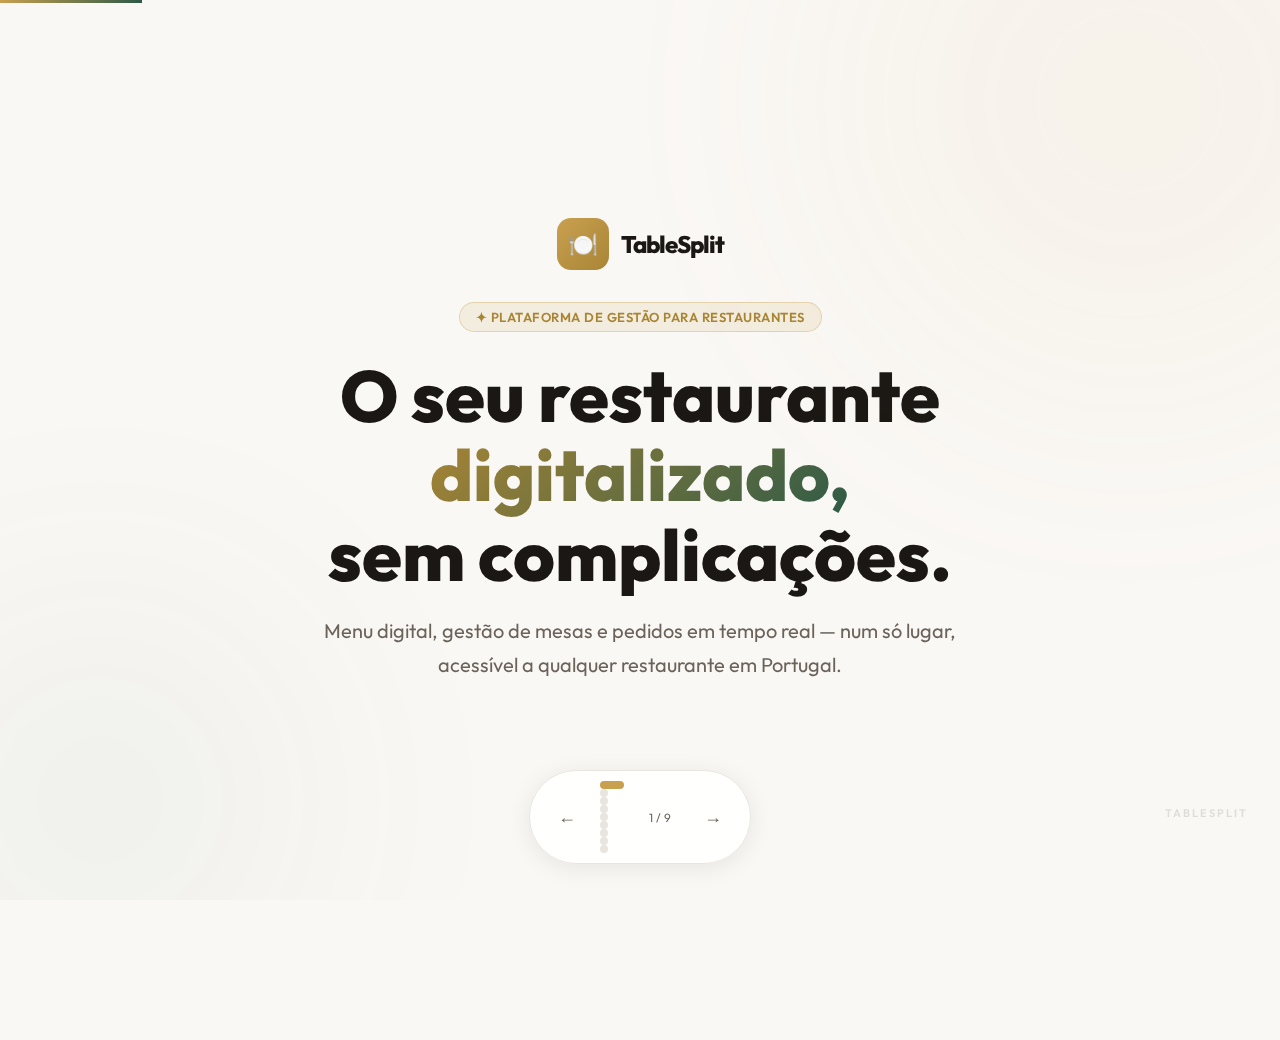
<file: pitch/index.html>
<!DOCTYPE html>
<html lang="pt">
<head>
<meta charset="UTF-8"/>
<meta name="viewport" content="width=device-width, initial-scale=1.0"/>
<title>TableSplit — Apresentação de Vendas</title>
<link href="https://fonts.googleapis.com/css2?family=Inter:wght@400;500;600;700;800&family=Outfit:wght@700;800;900&display=swap" rel="stylesheet"/>
<style>
*{margin:0;padding:0;box-sizing:border-box}
:root{
  --bg:#faf8f5;--surface:#ffffff;--card:#ffffff;
  --gold:#c9a050;--gold2:#a88535;--teal:#2d5a47;
  --red:#c0392b;--text:#1a1714;--muted:#6b635a;--border:#e8e4de;
  --muted-bg:#f3efe9;--primary-light:rgba(201,160,80,0.13);--success-light:rgba(45,90,71,0.11);
}
html,body{width:100%;height:100%;overflow:hidden;font-family:'Outfit',sans-serif;background:var(--bg);color:var(--text)}
.deck{width:100%;height:100%;position:relative}
.slide{position:absolute;inset:0;display:flex;flex-direction:column;justify-content:center;align-items:center;padding:60px 80px;opacity:0;pointer-events:none;transform:translateY(40px);transition:opacity .55s cubic-bezier(.4,0,.2,1),transform .55s cubic-bezier(.4,0,.2,1)}
.slide.active{opacity:1;pointer-events:all;transform:translateY(0)}
.slide.exit{opacity:0;transform:translateY(-40px)}

/* NAV */
.nav{position:fixed;bottom:36px;left:50%;transform:translateX(-50%);display:flex;align-items:center;gap:16px;z-index:100;background:rgba(255,255,255,.9);backdrop-filter:blur(12px);border:1px solid var(--border);border-radius:50px;padding:10px 20px;box-shadow:0 4px 24px rgba(0,0,0,.08)}
.dot{width:8px;height:8px;border-radius:50%;background:var(--border);cursor:pointer;transition:all .3s}
.dot.active{background:var(--gold);width:24px;border-radius:4px}
.nav-btn{background:none;border:none;color:var(--muted);cursor:pointer;font-size:18px;padding:4px 8px;transition:color .2s}
.nav-btn:hover{color:var(--gold)}
.slide-counter{font-size:12px;color:var(--muted);min-width:40px;text-align:center}

/* PROGRESS */
.progress{position:fixed;top:0;left:0;height:3px;background:linear-gradient(90deg,var(--gold),var(--teal));transition:width .4s ease;z-index:200}

/* BG DECORATIONS */
.glow{position:absolute;border-radius:50%;filter:blur(140px);pointer-events:none;opacity:.06}
.glow-gold{background:var(--gold)}
.glow-teal{background:var(--teal)}

/* TYPOGRAPHY */
.tag{display:inline-flex;align-items:center;gap:8px;background:var(--primary-light);border:1px solid rgba(201,160,80,.35);color:var(--gold2);padding:6px 16px;border-radius:50px;font-size:13px;font-weight:600;letter-spacing:.5px;text-transform:uppercase;margin-bottom:24px}
h1{font-size:clamp(40px,6vw,72px);font-weight:800;line-height:1.1;text-align:center}
h2{font-size:clamp(28px,4vw,48px);font-weight:700;line-height:1.2}
.gradient{background:linear-gradient(135deg,var(--gold2),var(--teal));-webkit-background-clip:text;-webkit-text-fill-color:transparent;background-clip:text}
.sub{font-size:clamp(15px,2vw,20px);color:var(--muted);line-height:1.7;max-width:680px;text-align:center;margin-top:20px}
.lead{font-size:18px;color:var(--muted);line-height:1.7}

/* CARDS */
.card{background:var(--card);border:1px solid var(--border);border-radius:20px;padding:28px 32px}
.card-grid{display:grid;gap:20px;width:100%;max-width:1100px}
.card-grid-2{grid-template-columns:1fr 1fr}
.card-grid-3{grid-template-columns:1fr 1fr 1fr}
.icon{font-size:32px;margin-bottom:12px;display:block}
.card h3{font-size:18px;font-weight:700;margin-bottom:8px}
.card p{font-size:14px;color:var(--muted);line-height:1.6}

/* PROBLEM NUMBERS */
.stat{text-align:center}
.stat .num{font-size:clamp(36px,5vw,64px);font-weight:800;background:linear-gradient(135deg,var(--gold2),var(--gold));-webkit-background-clip:text;-webkit-text-fill-color:transparent;background-clip:text}
.stat .label{font-size:14px;color:var(--muted);margin-top:6px}

/* PLAN CARDS */
.plan-card{background:var(--card);border:1px solid var(--border);border-radius:24px;padding:32px;position:relative;transition:transform .3s,border-color .3s}
.plan-card:hover{transform:translateY(-4px)}
.plan-card.featured{border-color:var(--gold);background:linear-gradient(180deg,rgba(201,160,80,.07) 0%,var(--muted-bg) 100%)}
.plan-card.featured::before{content:'MAIS POPULAR';position:absolute;top:-14px;left:50%;transform:translateX(-50%);background:linear-gradient(135deg,var(--gold),var(--gold2));color:#000;font-size:11px;font-weight:800;padding:5px 16px;border-radius:50px;letter-spacing:1px}
.plan-name{font-size:13px;font-weight:700;letter-spacing:2px;text-transform:uppercase;color:var(--gold);margin-bottom:8px}
.plan-price{font-size:clamp(28px,3.5vw,44px);font-weight:800;line-height:1}
.plan-price span{font-size:15px;font-weight:400;color:var(--muted)}
.plan-desc{font-size:13px;color:var(--muted);margin:10px 0 20px;line-height:1.5}
.plan-feature{display:flex;align-items:flex-start;gap:10px;font-size:13px;color:var(--muted);margin-bottom:10px}
.plan-feature .check{color:var(--teal);flex-shrink:0;margin-top:1px}
.plan-feature .x{color:#b0a99f;flex-shrink:0}
.plan-cta{display:block;width:100%;margin-top:24px;padding:12px;border-radius:12px;font-size:14px;font-weight:700;text-align:center;border:none;cursor:pointer;transition:opacity .2s}
.plan-cta.main{background:linear-gradient(135deg,var(--gold),var(--gold2));color:#000}
.plan-cta.outline{background:transparent;border:1px solid var(--border);color:var(--text)}
.plan-cta:hover{opacity:.85}

/* COMPARISON TABLE */
.comp-table{width:100%;border-collapse:collapse;max-width:900px}
.comp-table th,.comp-table td{padding:14px 20px;text-align:left;border-bottom:1px solid var(--border);font-size:14px}
.comp-table th{color:var(--muted);font-weight:600;font-size:12px;text-transform:uppercase;letter-spacing:.5px}
.comp-table td:first-child{color:var(--text);font-weight:500}
.comp-table tr:last-child td{border:none}
.comp-table .yes{color:var(--teal)}
.comp-table .no{color:#b0a99f}
.comp-table .val{font-weight:600;color:var(--gold)}
.comp-table tr:hover td{background:var(--muted-bg)}
.comp-table thead tr th:not(:first-child){text-align:center}
.comp-table td:not(:first-child){text-align:center}

/* HERO LOGO */
.logo-mark{display:flex;align-items:center;gap:12px;margin-bottom:32px}
.logo-icon{width:52px;height:52px;background:linear-gradient(135deg,var(--gold),var(--gold2));border-radius:14px;display:flex;align-items:center;justify-content:center;font-size:24px}
.logo-text{font-size:24px;font-weight:800;letter-spacing:-1px}

/* LIST */
.check-list{list-style:none;display:flex;flex-direction:column;gap:14px;max-width:560px}
.check-list li{display:flex;align-items:flex-start;gap:12px;font-size:16px;color:var(--muted);line-height:1.5}
.check-list li::before{content:'✦';color:var(--gold);flex-shrink:0;margin-top:2px}

/* PAIN ITEMS */
.pain-item{display:flex;align-items:flex-start;gap:16px;background:#fff7f6;border:1px solid rgba(192,57,43,.15);border-radius:16px;padding:20px 24px}
.pain-item .icon{font-size:24px;margin:0;flex-shrink:0}
.pain-item strong{display:block;font-size:15px;font-weight:600;margin-bottom:4px}
.pain-item p{font-size:13px;color:var(--muted);margin:0}

/* PROCESS */
.step{display:flex;align-items:flex-start;gap:20px}
.step-num{width:44px;height:44px;border-radius:12px;background:linear-gradient(135deg,var(--gold),var(--gold2));display:flex;align-items:center;justify-content:center;font-weight:800;font-size:16px;color:#000;flex-shrink:0}
.step-body strong{display:block;font-size:16px;font-weight:700;margin-bottom:4px}
.step-body p{font-size:14px;color:var(--muted);line-height:1.5}

/* CTA FINAL */
.cta-box{background:linear-gradient(180deg,var(--primary-light),rgba(45,90,71,.05));border:1px solid rgba(201,160,80,.3);border-radius:28px;padding:56px;text-align:center;max-width:720px;width:100%;box-shadow:0 8px 40px rgba(0,0,0,.06)}
.cta-btn{display:inline-flex;align-items:center;gap:10px;background:linear-gradient(135deg,var(--gold),var(--gold2));color:#000;font-size:16px;font-weight:800;padding:16px 36px;border-radius:14px;border:none;cursor:pointer;margin-top:28px;transition:opacity .2s,transform .2s}
.cta-btn:hover{opacity:.9;transform:scale(1.02)}
.contact-row{display:flex;gap:32px;justify-content:center;margin-top:28px;flex-wrap:wrap}
.contact-item{font-size:14px;color:var(--muted)}
.contact-item strong{color:var(--text);display:block;margin-bottom:4px;font-size:13px;text-transform:uppercase;letter-spacing:.5px}

/* SECTION LAYOUT */
.two-col{display:grid;grid-template-columns:1fr 1fr;gap:60px;align-items:center;max-width:1100px;width:100%}
.section-tag{font-size:12px;font-weight:700;letter-spacing:2px;text-transform:uppercase;color:var(--gold);margin-bottom:16px}
.section-title{font-size:clamp(24px,3.5vw,40px);font-weight:800;line-height:1.2;margin-bottom:16px}
.section-body{font-size:15px;color:var(--muted);line-height:1.7}
.divider{width:48px;height:4px;background:linear-gradient(90deg,var(--gold),var(--teal));border-radius:2px;margin-bottom:24px}

/* TRIAL BADGE */
.trial-badge{display:inline-flex;align-items:center;gap:8px;background:var(--success-light);border:1px solid rgba(45,90,71,.25);color:var(--teal);padding:8px 20px;border-radius:50px;font-size:13px;font-weight:600;margin-bottom:20px}

/* METRIC CARD */
.metric-row{display:grid;grid-template-columns:repeat(3,1fr);gap:20px;width:100%;max-width:900px}
.metric-card{background:var(--card);border:1px solid var(--border);border-radius:16px;padding:24px;text-align:center}
.metric-card .metric-val{font-size:36px;font-weight:800;background:linear-gradient(135deg,var(--gold2),var(--teal));-webkit-background-clip:text;-webkit-text-fill-color:transparent;background-clip:text}
.metric-card .metric-label{font-size:13px;color:var(--muted);margin-top:6px}

/* WATERMARK */
.watermark{position:fixed;bottom:80px;right:32px;font-size:11px;color:rgba(26,23,20,.12);font-weight:600;letter-spacing:2px;text-transform:uppercase}
</style>
</head>
<body>
<div class="progress" id="progress"></div>
<div class="watermark">TableSplit</div>
<div class="deck" id="deck">

<!-- SLIDE 1: HERO -->
<div class="slide active" id="s0">
  <div class="glow glow-gold" style="width:600px;height:600px;top:-200px;right:-150px"></div>
  <div class="glow glow-teal" style="width:400px;height:400px;bottom:-100px;left:-100px"></div>
  <div class="logo-mark">
    <div class="logo-icon">🍽️</div>
    <div class="logo-text">TableSplit</div>
  </div>
  <div class="tag">✦ Plataforma de Gestão para Restaurantes</div>
  <h1>O seu restaurante<br/><span class="gradient">digitalizado,</span><br/>sem complicações.</h1>
  <p class="sub">Menu digital, gestão de mesas e pedidos em tempo real — num só lugar, acessível a qualquer restaurante em Portugal.</p>
</div>

<!-- SLIDE 2: O PROBLEMA -->
<div class="slide" id="s1">
  <div class="glow glow-gold" style="width:500px;height:500px;top:-100px;left:-100px;opacity:.06"></div>
  <div class="two-col">
    <div>
      <div class="section-tag">O Problema</div>
      <div class="divider"></div>
      <h2 class="section-title">A experiência de hoje <span class="gradient">ainda tem muito atrito</span></h2>
      <p class="section-body">Desde o momento em que o cliente senta até pagar a conta, cada passo manual representa uma oportunidade de erro, demora ou frustração.</p>
    </div>
    <div style="display:flex;flex-direction:column;gap:14px;">
      <div class="pain-item">
        <span class="icon">📷</span>
        <div><strong>Menú sem imagens, sem identidade</strong><p>O cliente não sabe o que vai comer. Cardápios físicos não têm fotos, são rígidos e caros de atualizar.</p></div>
      </div>
      <div class="pain-item">
        <span class="icon">✋</span>
        <div><strong>Chamar o garçom é uma lotaria</strong><p>O cliente fica com a mão levantada à espera. O empregado está ocupado. Tempo perdido, cliente frustrado.</p></div>
      </div>
      <div class="pain-item">
        <span class="icon">🧮</span>
        <div><strong>Quem deve o quê? O pesadelo da conta</strong><p>No final, cada um tentando calcular o que consumiu. Erros, discussões, demora — um fim de refeição desagradável.</p></div>
      </div>
      <div class="pain-item">
        <span class="icon">🌍</span>
        <div><strong>Cardápio apenas em português</strong><p>Portugal recebe milhões de turistas por ano. Um menu sem tradução afasta clientes estrangeiros e perde vendas.</p></div>
      </div>
    </div>
  </div>
</div>

<!-- SLIDE 3: IMPACTO DO PROBLEMA -->
<div class="slide" id="s2">
  <div class="glow glow-teal" style="width:500px;height:500px;bottom:-100px;right:-100px;opacity:.12"></div>
  <div class="tag">📊 O Impacto</div>
  <h2 style="text-align:center;margin-bottom:12px">Estes erros têm um custo real</h2>
  <p class="sub" style="margin-bottom:48px">Cada falha operacional afeta diretamente o faturamento e a satisfação do cliente.</p>
  <div class="metric-row">
    <div class="metric-card">
      <div class="metric-val">30%</div>
      <div class="metric-label">dos erros em restaurantes devem-se a falhas de comunicação entre sala e cozinha</div>
      <div style="font-size:10px;color:var(--muted);margin-top:12px;opacity:.7">¹ Toast Restaurant Technology Report, 2023</div>
    </div>
    <div class="metric-card">
      <div class="metric-val">2×</div>
      <div class="metric-label">mais rápido o tempo de serviço com sistemas de pedido digital na mesa</div>
      <div style="font-size:10px;color:var(--muted);margin-top:12px;opacity:.7">² Cornell Hospitality Report — School of Hotel Administration</div>
    </div>
    <div class="metric-card">
      <div class="metric-val">€200+</div>
      <div class="metric-label">gastos por ano em impressão e atualização de cardápios físicos, por restaurante</div>
      <div style="font-size:10px;color:var(--muted);margin-top:12px;opacity:.7">³ Estimativa AHRESP & NRA, dados 2022–2024</div>
    </div>
  </div>
</div>

<!-- SLIDE 4: A SOLUÇÃO -->
<div class="slide" id="s3">
  <div class="glow glow-gold" style="width:600px;height:600px;top:-200px;right:-200px;opacity:.12"></div>
  <div class="two-col">
    <div>
      <div class="section-tag">A Solução</div>
      <div class="divider"></div>
      <h2 class="section-title">Uma plataforma completa, <span class="gradient">pensada para Portugal</span></h2>
      <p class="section-body" style="margin-bottom:24px">O TableSplit digitaliza o seu restaurante sem exigir hardware adicional, formação técnica ou contratos longos. Funciona em qualquer smartphone ou tablet.</p>
      <ul class="check-list">
        <li>Menu digital por QR Code com imagens — atualização em tempo real</li>
        <li>Gestão de mesas visual e intuitiva</li>
        <li>Pedidos diretos da mesa para a cozinha</li>
        <li>Promoções e combos — crie ofertas e atraia mais clientes</li>
        <li>Feedback dos pratos — saiba o que os clientes adoram</li>
        <li>Menu multilingue — suporte para 🇵🇹 Português e 🇬🇧 Inglês</li>
        <li>Dashboard com análise de vendas</li>
        <li>Acesso de qualquer lugar — basta ter internet</li>
        <li>Sem fidelização — cancela quando quiser</li>
      </ul>
      <div style="margin-top:16px;display:flex;flex-wrap:wrap;gap:10px;align-items:center">
        <div style="display:inline-flex;align-items:center;gap:10px;background:var(--primary-light);border:1px solid rgba(201,160,80,.3);border-radius:12px;padding:12px 18px;font-size:14px">
          🌐 <span><strong>100% na cloud</strong> — gere o cardápio do escritório, de casa ou em viagem.</span>
        </div>
        <div style="display:inline-flex;align-items:center;gap:8px;background:var(--primary-light);border:1px solid rgba(45,90,71,.2);border-radius:12px;padding:12px 18px;font-size:14px">
          🗣️ <span><strong>Multilingue</strong> — 🇵🇹 PT &nbsp;|&nbsp; 🇬🇧 EN</span>
        </div>
      </div>
    </div>
    <div style="display:grid;grid-template-columns:1fr 1fr;gap:16px;">
      <div class="card" style="border-color:rgba(201,160,80,.3)"><span class="icon">📱</span><h3>Menu Digital QR</h3><p>Clientes acedem ao menu com fotos pelo telemóvel. Sem app, sem download.</p></div>
      <div class="card" style="border-color:rgba(45,90,71,.2)"><span class="icon">🪑</span><h3>Gestão de Mesas</h3><p>Mapa visual do salão com estado em tempo real de cada mesa.</p></div>
      <div class="card" style="border-color:rgba(201,160,80,.2)"><span class="icon">🎁</span><h3>Promoções e Combos</h3><p>Crie ofertas, menus do dia e combos para atrair e fidelizar clientes.</p></div>
      <div class="card" style="border-color:rgba(45,90,71,.15)"><span class="icon">⭐</span><h3>Feedback dos Pratos</h3><p>Os clientes avaliam o que consumiram. Saiba o que funciona e o que melhorar.</p></div>
    </div>
  </div>
</div>

<!-- SLIDE 5: DIFERENCIAIS -->
<div class="slide" id="s4">
  <div class="glow glow-teal" style="width:400px;height:400px;bottom:0;left:0;opacity:.06"></div>
  <div class="tag">⚡ O que nos diferencia</div>
  <h2 style="text-align:center;margin-bottom:8px">Simples de usar, <span class="gradient">poderoso no dia-a-dia</span></h2>
  <p class="sub" style="margin-bottom:32px;font-size:15px">Desenhado para funcionar no ritmo real de um restaurante — sem curva de aprendizagem.</p>
  <div class="card-grid card-grid-3" style="max-width:1050px">
    <div class="card"><span class="icon">🌐</span><h3>Acesso em qualquer lugar</h3><p>Gere o cardápio, veja pedidos e analise vendas de qualquer dispositivo com internet.</p></div>
    <div class="card"><span class="icon">⚡</span><h3>Operacional em 1 hora</h3><p>Sem instalações, sem técnicos. Cria a conta, configura o cardápio e já está pronto.</p></div>
    <div class="card"><span class="icon">🔄</span><h3>Atualização em tempo real</h3><p>Muda um preço ou retira um prato esgotado — os clientes veem a alteração no instante.</p></div>
    <div class="card"><span class="icon">🤝</span><h3>Complementa o que já existe</h3><p>O TableSplit não substitui o vosso sistema atual — adiciona a camada digital que faltava.</p></div>
    <div class="card"><span class="icon">💰</span><h3>Sem compromisso</h3><p>Sem contrato, sem hardware obrigatório. Cancela quando quiser, sem penalizações.</p></div>
    <div class="card"><span class="icon">📊</span><h3>Dados que ajudam a decidir</h3><p>Veja o que se vende mais e nos momentos certos. Informação para melhores decisões.</p></div>
  </div>
</div>

<!-- SLIDE 6: COMO COMEÇAR -->
<div class="slide" id="s5">
  <div class="glow glow-gold" style="width:600px;height:400px;top:50%;left:50%;transform:translate(-50%,-50%);opacity:.06"></div>
  <div class="tag">🚀 Como Começar</div>
  <h2 style="text-align:center;margin-bottom:8px">Ativo em <span class="gradient">menos de 1 hora</span></h2>
  <p class="sub" style="margin-bottom:48px">Sem instalações, sem técnicos, sem hardware. Só precisas de um browser.</p>
  <div class="card-grid card-grid-3" style="max-width:900px">
    <div class="card" style="text-align:center;border-color:rgba(201,160,80,.3)">
      <span class="icon" style="font-size:40px">📝</span>
      <div style="font-size:11px;color:var(--gold2);font-weight:700;letter-spacing:1px;text-transform:uppercase;margin-bottom:8px">Passo 1</div>
      <h3>Criar Conta</h3>
      <p>Registo em 2 minutos. Sem cartão de crédito para começar.</p>
    </div>
    <div class="card" style="text-align:center;border-color:rgba(45,90,71,.2)">
      <span class="icon" style="font-size:40px">🍕</span>
      <div style="font-size:11px;color:var(--teal);font-weight:700;letter-spacing:1px;text-transform:uppercase;margin-bottom:8px">Passo 2</div>
      <h3>Configurar o Cardápio</h3>
      <p>Adicione categorias, pratos e fotos. O assistente guia passo a passo.</p>
    </div>
    <div class="card" style="text-align:center;border-color:rgba(201,160,80,.2)">
      <span class="icon" style="font-size:40px">✅</span>
      <div style="font-size:11px;color:var(--gold2);font-weight:700;letter-spacing:1px;text-transform:uppercase;margin-bottom:8px">Passo 3</div>
      <h3>Abrir ao Público</h3>
      <p>Imprima o QR Code, coloque nas mesas e começa a operar digitalmente.</p>
    </div>
  </div>
  <div style="margin-top:36px;display:flex;gap:32px;flex-wrap:wrap;justify-content:center">
    <div style="text-align:center">
      <div style="font-size:28px;font-weight:800;color:var(--gold)">14 dias</div>
      <div style="font-size:13px;color:var(--muted)">Trial gratuito</div>
    </div>
    <div style="width:1px;background:var(--border)"></div>
    <div style="text-align:center">
      <div style="font-size:28px;font-weight:800;color:var(--gold)">0€</div>
      <div style="font-size:13px;color:var(--muted)">Para começar</div>
    </div>
    <div style="width:1px;background:var(--border)"></div>
    <div style="text-align:center">
      <div style="font-size:28px;font-weight:800;color:var(--gold)">Sem</div>
      <div style="font-size:13px;color:var(--muted)">Contratos ou fidelização</div>
    </div>
  </div>
</div>

<!-- SLIDE 9: DETALHE SHOWCASE -->
<div class="slide" id="s8">
  <div class="glow glow-gold" style="width:500px;height:500px;top:-100px;right:-100px;opacity:.06"></div>
  <div class="two-col">
    <div>
      <div class="trial-badge">🟢 Plano Starter</div>
      <div class="section-title" style="font-size:36px">A porta de entrada para a <span class="gradient">digitalização</span></div>
      <p class="section-body" style="margin-bottom:28px">Perfeito para food trucks, cafés, tascas e restaurantes que querem ter presença digital profissional sem investimento elevado.</p>
      <div class="card" style="margin-bottom:16px">
        <div style="display:grid;grid-template-columns:1fr 1fr;gap:12px">
          <div><div style="font-size:11px;color:var(--muted);text-transform:uppercase;letter-spacing:.5px;margin-bottom:4px">Categorias</div><div style="font-size:22px;font-weight:800;color:var(--gold)">6</div></div>
          <div><div style="font-size:11px;color:var(--muted);text-transform:uppercase;letter-spacing:.5px;margin-bottom:4px">Itens no menu</div><div style="font-size:22px;font-weight:800;color:var(--gold)">40</div></div>
          <div><div style="font-size:11px;color:var(--muted);text-transform:uppercase;letter-spacing:.5px;margin-bottom:4px">Imagens</div><div style="font-size:22px;font-weight:800;color:var(--gold)">10</div></div>
          <div><div style="font-size:11px;color:var(--muted);text-transform:uppercase;letter-spacing:.5px;margin-bottom:4px">Promoções</div><div style="font-size:22px;font-weight:800;color:var(--gold)">5</div></div>
        </div>
      </div>
      <p style="font-size:14px;color:var(--muted)">💡 <strong style="color:var(--text)">Poupar vs. cardápio físico:</strong> um restaurante médio gasta €200+/ano em impressão. Com o Starter a €180/ano tem cardápio digital, promoções e galeria de fotos.</p>
    </div>
    <div style="display:flex;flex-direction:column;gap:16px">
      <div class="step"><div class="step-num">1</div><div class="step-body"><strong>Registo e configuração</strong><p>Criar conta, adicionar o cardápio completo com fotos. Fica pronto em menos de 1 hora.</p></div></div>
      <div class="step"><div class="step-num">2</div><div class="step-body"><strong>Gerar QR Code</strong><p>O sistema gera automaticamente um QR Code personalizável para imprimir ou exibir no balcão.</p></div></div>
      <div class="step"><div class="step-num">3</div><div class="step-body"><strong>Clientes acedem pelo telemóvel</strong><p>Sem app, sem registo. O cliente escaneia e vê o menu instantaneamente.</p></div></div>
      <div class="step"><div class="step-num">4</div><div class="step-body"><strong>Atualizar em tempo real</strong><p>Preço alterado ou prato esgotado? Atualiza no dashboard e fica imediatamente visível.</p></div></div>
    </div>
  </div>
</div>

<!-- SLIDE 10: DETALHE OPERATOR -->
<div class="slide" id="s9">
  <div class="glow glow-teal" style="width:500px;height:500px;bottom:-100px;left:-100px;opacity:.06"></div>
  <div class="two-col">
    <div style="display:flex;flex-direction:column;gap:16px">
      <div class="card" style="border-color:rgba(201,160,80,.3)">
        <div style="font-size:12px;color:var(--muted);text-transform:uppercase;letter-spacing:.5px;margin-bottom:16px">Limites incluídos</div>
        <div style="display:grid;grid-template-columns:1fr 1fr;gap:12px">
          <div><div style="font-size:11px;color:var(--muted);margin-bottom:2px">Categorias</div><div style="font-size:20px;font-weight:800;color:var(--gold)">15</div></div>
          <div><div style="font-size:11px;color:var(--muted);margin-bottom:2px">Itens menu</div><div style="font-size:20px;font-weight:800;color:var(--gold)">100</div></div>
          <div><div style="font-size:11px;color:var(--muted);margin-bottom:2px">Mesas</div><div style="font-size:20px;font-weight:800;color:var(--gold)">15</div></div>
          <div><div style="font-size:11px;color:var(--muted);margin-bottom:2px">Equipa</div><div style="font-size:20px;font-weight:800;color:var(--gold)">5</div></div>
        </div>
      </div>
      <div class="card"><span class="icon">⏱️</span><h3>Trial gratuito de 14 dias</h3><p>Sem cartão de crédito na ativação. Experimente todas as funcionalidades durante 2 semanas, sem compromisso.</p></div>
      <div class="card"><span class="icon">📂</span><h3>Histórico de 90 dias</h3><p>Analise pedidos, identifique o que mais vende, veja tendências trimestrais — tudo no dashboard.</p></div>
    </div>
    <div>
      <div class="trial-badge">🔵 Plano Professional</div>
      <div class="section-title" style="font-size:36px">Gestão completa do <span class="gradient">salão e cozinha</span></div>
      <p class="section-body" style="margin-bottom:24px">Para restaurantes com mesas, equipa e fluxo de pedidos que precisam de controlo em tempo real.</p>
      <ul class="check-list">
        <li>Mapa visual de mesas com estado em tempo real</li>
        <li>Pedidos digitais diretos para a cozinha</li>
        <li>Gestão de conta por mesa — separar, juntar, fechar</li>
        <li>Dashboard com análise de desempenho da equipa</li>
        <li>Promoções, galeria e cardápio completo</li>
        <li>Notificações em tempo real (WebSocket)</li>
      </ul>
    </div>
  </div>
</div>

<!-- SLIDE: CTA FINAL -->
<div class="slide" id="s10">
  <div class="glow glow-gold" style="width:700px;height:700px;top:50%;left:50%;transform:translate(-50%,-50%);opacity:.06"></div>
  <div class="cta-box">
    <div class="logo-mark" style="justify-content:center">
      <div class="logo-icon">🍽️</div>
      <div class="logo-text">TableSplit</div>
    </div>
    <h2 style="font-size:clamp(28px,4vw,44px)">Pronto para ver<br/>a plataforma em ação?</h2>
    <p style="color:var(--muted);margin-top:16px;font-size:16px;line-height:1.6">Vamos explorar juntos como o TableSplit funciona<br/>no contexto real do seu restaurante.</p>
    <div style="display:flex;gap:16px;justify-content:center;margin-top:28px;flex-wrap:wrap">
      <button class="cta-btn">🎥 Ver a Demo ao Vivo</button>
    </div>
    <div class="contact-row">
      <div class="contact-item"><strong>Email</strong>hello@tablesplit.app</div>
      <div class="contact-item"><strong>Website</strong>tablesplit.app</div>
    </div>
  </div>
</div>

</div><!-- /deck -->

<!-- NAV -->
<div class="nav">
  <button class="nav-btn" id="prevBtn">←</button>
  <div id="dots"></div>
  <span class="slide-counter" id="counter">1 / 10</span>
  <button class="nav-btn" id="nextBtn">→</button>
</div>

<script>
const slides=document.querySelectorAll('.slide');
const total=slides.length;
let cur=0,animating=false;
const dotsEl=document.getElementById('dots');
const counter=document.getElementById('counter');
const progress=document.getElementById('progress');

// build dots
for(let i=0;i<total;i++){
  const d=document.createElement('div');
  d.className='dot'+(i===0?' active':'');
  d.addEventListener('click',()=>goTo(i));
  dotsEl.appendChild(d);
}

function updateUI(){
  document.querySelectorAll('.dot').forEach((d,i)=>{d.className='dot'+(i===cur?' active':'')});
  counter.textContent=(cur+1)+' / '+total;
  progress.style.width=(((cur+1)/total)*100)+'%';
}

function goTo(n){
  if(animating||n===cur||n<0||n>=total)return;
  animating=true;
  slides[cur].classList.add('exit');
  slides[cur].classList.remove('active');
  setTimeout(()=>{slides[cur].classList.remove('exit');cur=n;slides[cur].classList.add('active');updateUI();setTimeout(()=>{animating=false},550)},200);
}

document.getElementById('prevBtn').addEventListener('click',()=>goTo(cur-1));
document.getElementById('nextBtn').addEventListener('click',()=>goTo(cur+1));
document.addEventListener('keydown',e=>{
  if(e.key==='ArrowRight'||e.key==='ArrowDown'||e.key===' ')goTo(cur+1);
  if(e.key==='ArrowLeft'||e.key==='ArrowUp')goTo(cur-1);
});

// touch
let tx=0;
document.addEventListener('touchstart',e=>{tx=e.touches[0].clientX},{passive:true});
document.addEventListener('touchend',e=>{
  const dx=e.changedTouches[0].clientX-tx;
  if(Math.abs(dx)>50){dx<0?goTo(cur+1):goTo(cur-1)}
},{passive:true});

updateUI();
</script>
</body>
</html>
</file>
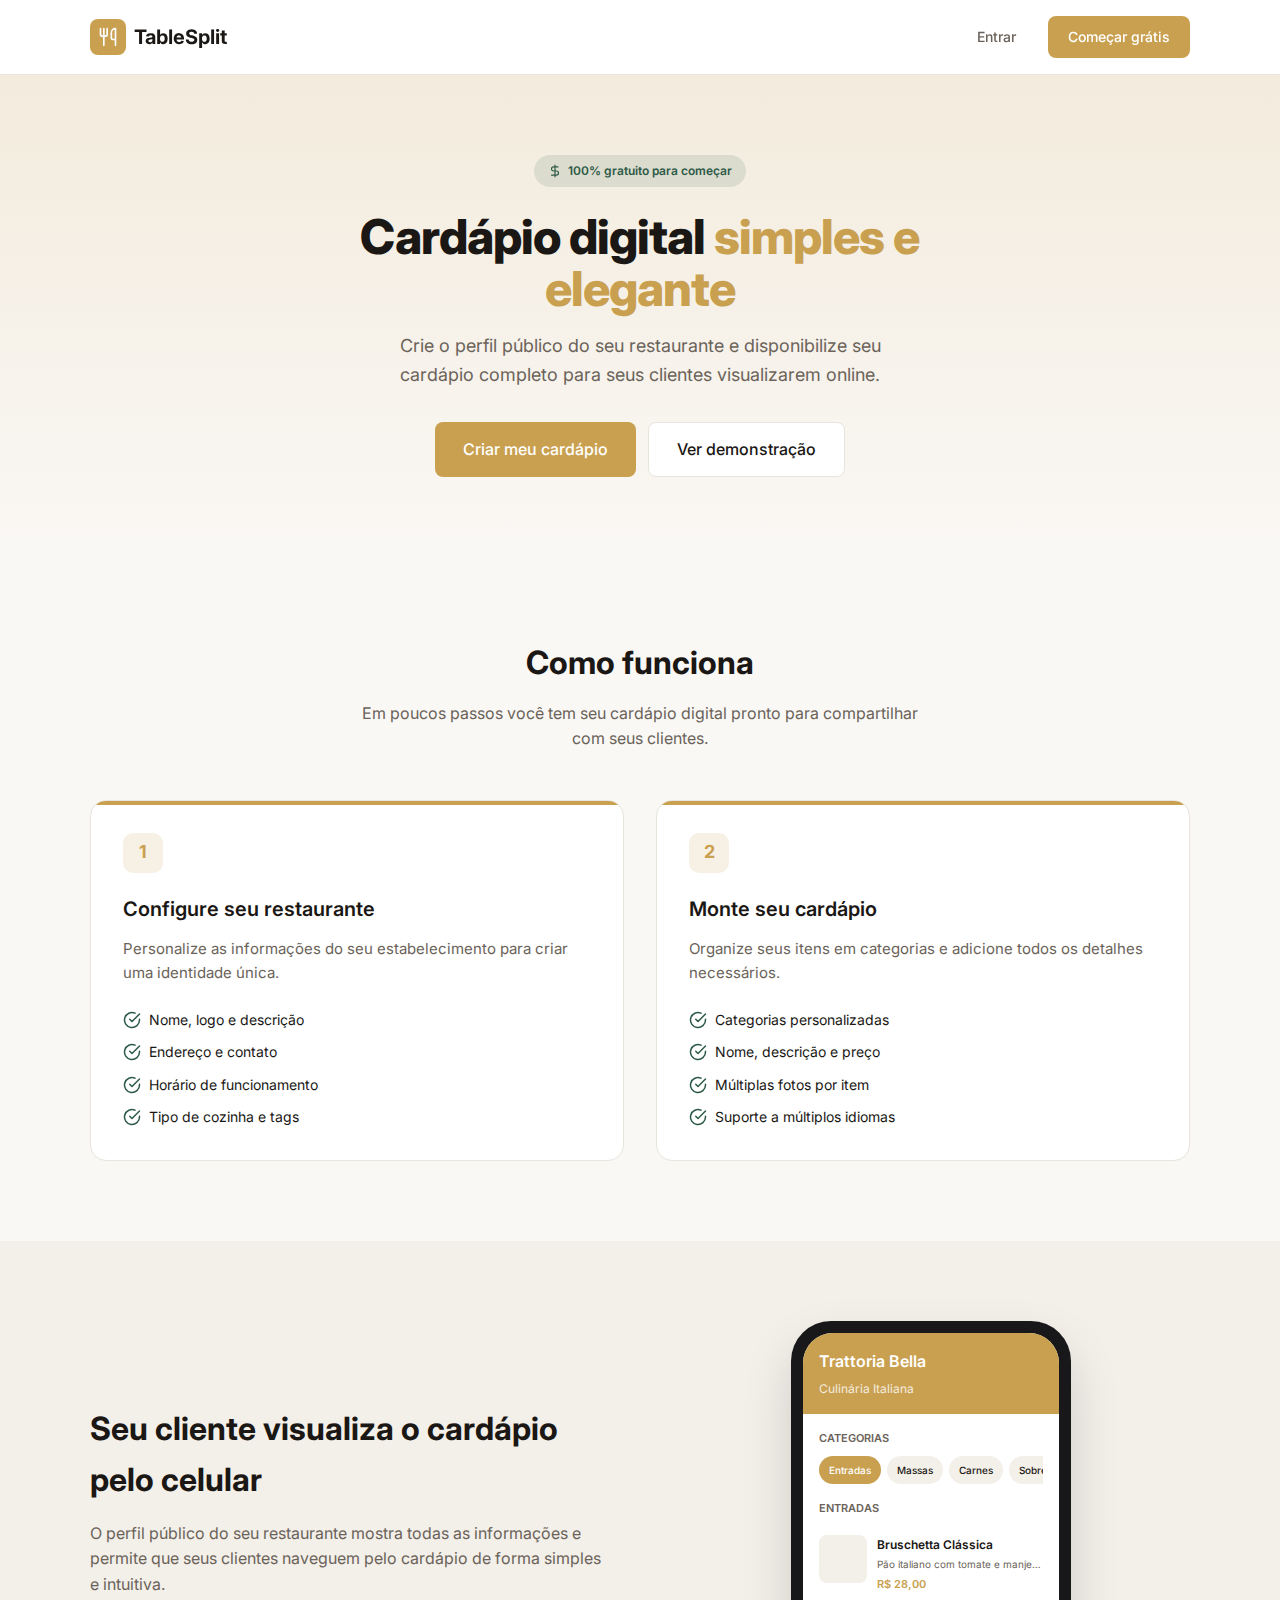
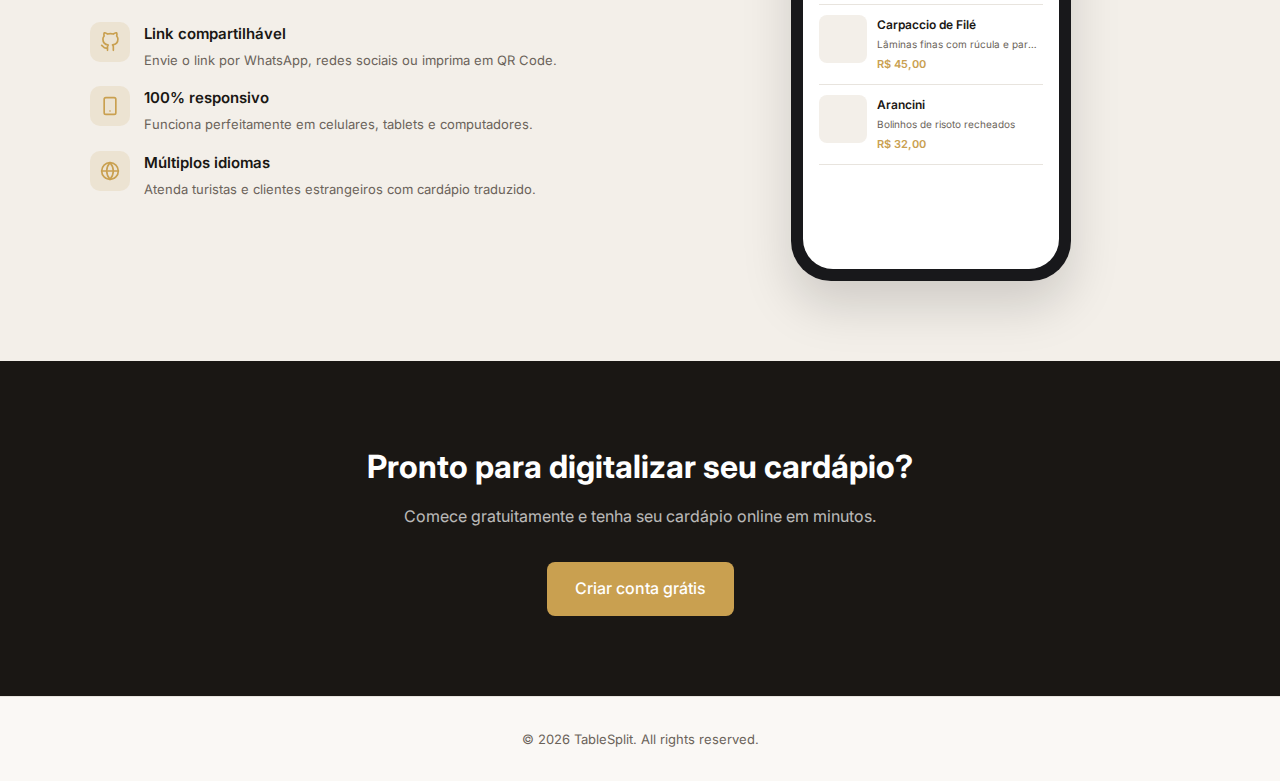
<file: src/main/resources/templates/index.html>
<!DOCTYPE html>
<html lang="pt-BR">
<head>
  <meta charset="UTF-8">
  <meta name="viewport" content="width=device-width, initial-scale=1.0">
  <title th:text="#{app.title}">TableSplit - Digital Menu for Restaurants</title>
  <link rel="preconnect" href="https://fonts.googleapis.com">
  <link rel="preconnect" href="https://fonts.gstatic.com" crossorigin>
  <link href="https://fonts.googleapis.com/css2?family=Inter:wght@400;500;600;700;800&display=swap" rel="stylesheet">
  <style>
    :root {
      /* Backgrounds */
      --background: #faf8f5;
      --muted-bg: #f3efe9;
      --foreground: #1a1714;

      /* Primary colors */
      --primary: #c9a050;
      --primary-dark: #a88535;
      --primary-light: rgba(201, 160, 80, 0.15);

      /* Neutral / muted */
      --muted: #6b635a;

      /* Borders */
      --border: #e8e4de;

      /* Status colors */
      --success: #2d5a47;
      --success-light: rgba(45, 90, 71, 0.12);
    }

    * {
      margin: 0;
      padding: 0;
      box-sizing: border-box;
    }

    body {
      font-family: 'Inter', -apple-system, BlinkMacSystemFont, sans-serif;
      background: var(--background);
      color: var(--foreground);
      line-height: 1.6;
    }

    /* Header */
    .header {
      padding: 1rem 1.5rem;
      border-bottom: 1px solid var(--border);
      position: sticky;
      top: 0;
      background: rgba(255, 255, 255, 0.95);
      backdrop-filter: blur(10px);
      z-index: 100;
    }

    .header-inner {
      max-width: 1100px;
      margin: 0 auto;
      display: flex;
      align-items: center;
      justify-content: space-between;
    }

    .logo {
      display: flex;
      align-items: center;
      gap: 0.5rem;
      text-decoration: none;
      color: var(--foreground);
    }

    .logo-icon {
      width: 36px;
      height: 36px;
      background: var(--primary);
      border-radius: 8px;
      display: flex;
      align-items: center;
      justify-content: center;
    }

    .logo-icon svg {
      width: 20px;
      height: 20px;
      color: white;
    }

    .logo-text {
      font-size: 1.25rem;
      font-weight: 700;
    }

    .header-actions {
      display: flex;
      gap: 0.75rem;
    }

    .btn {
      display: inline-flex;
      align-items: center;
      justify-content: center;
      gap: 0.5rem;
      padding: 0.625rem 1.25rem;
      font-size: 0.875rem;
      font-weight: 500;
      border-radius: 8px;
      cursor: pointer;
      transition: all 0.15s ease;
      text-decoration: none;
      border: none;
      font-family: inherit;
    }

    .btn-ghost {
      color: var(--muted);
      background: transparent;
    }

    .btn-ghost:hover {
      color: var(--foreground);
      background: var(--muted-bg);
    }

    .btn-primary {
      color: white;
      background: var(--primary);
    }

    .btn-primary:hover {
      background: var(--primary-dark);
    }

    .btn-outline {
      color: var(--foreground);
      background: white;
      border: 1px solid var(--border);
    }

    .btn-outline:hover {
      background: var(--muted-bg);
    }

    .btn-lg {
      padding: 0.875rem 1.75rem;
      font-size: 1rem;
    }

    /* Hero */
    .hero {
      padding: 5rem 1.5rem;
      text-align: center;
      background: linear-gradient(180deg, var(--primary-light) 0%, transparent 100%);
    }

    .hero-inner {
      max-width: 680px;
      margin: 0 auto;
    }

    .badge {
      display: inline-flex;
      align-items: center;
      gap: 0.375rem;
      padding: 0.375rem 0.875rem;
      font-size: 0.75rem;
      font-weight: 600;
      background: var(--success-light);
      color: var(--success);
      border-radius: 9999px;
      margin-bottom: 1.5rem;
    }

    .badge svg {
      width: 14px;
      height: 14px;
    }

    .hero h1 {
      font-size: 3rem;
      font-weight: 800;
      line-height: 1.1;
      margin-bottom: 1rem;
      letter-spacing: -0.02em;
    }

    .hero h1 span {
      color: var(--primary);
    }

    .hero p {
      font-size: 1.125rem;
      color: var(--muted);
      margin-bottom: 2rem;
      max-width: 520px;
      margin-left: auto;
      margin-right: auto;
    }

    .hero-actions {
      display: flex;
      gap: 0.75rem;
      justify-content: center;
      flex-wrap: wrap;
    }

    /* MVP Flow Section */
    .section {
      padding: 5rem 1.5rem;
    }

    .section-inner {
      max-width: 1100px;
      margin: 0 auto;
    }

    .section-header {
      text-align: center;
      margin-bottom: 3rem;
    }

    .section-header h2 {
      font-size: 2rem;
      font-weight: 700;
      margin-bottom: 0.75rem;
    }

    .section-header p {
      font-size: 1rem;
      color: var(--muted);
      max-width: 560px;
      margin: 0 auto;
    }

    /* Flow Steps */
    .flow-grid {
      display: grid;
      grid-template-columns: repeat(2, 1fr);
      gap: 2rem;
    }

    .flow-card {
      background: white;
      border: 1px solid var(--border);
      border-radius: 16px;
      padding: 2rem;
      position: relative;
      overflow: hidden;
    }

    .flow-card::before {
      content: '';
      position: absolute;
      top: 0;
      left: 0;
      right: 0;
      height: 4px;
      background: var(--primary);
    }

    .flow-number {
      width: 40px;
      height: 40px;
      background: var(--primary-light);
      color: var(--primary);
      border-radius: 10px;
      display: flex;
      align-items: center;
      justify-content: center;
      font-size: 1.125rem;
      font-weight: 700;
      margin-bottom: 1.25rem;
    }

    .flow-card h3 {
      font-size: 1.25rem;
      font-weight: 600;
      margin-bottom: 0.75rem;
    }

    .flow-card p {
      font-size: 0.9375rem;
      color: var(--muted);
      margin-bottom: 1.5rem;
    }

    .flow-features {
      display: flex;
      flex-direction: column;
      gap: 0.625rem;
    }

    .flow-feature {
      display: flex;
      align-items: center;
      gap: 0.5rem;
      font-size: 0.875rem;
      color: var(--foreground);
    }

    .flow-feature svg {
      width: 18px;
      height: 18px;
      color: var(--success);
      flex-shrink: 0;
    }

    /* Customer View Section */
    .alt-section {
      background: var(--muted-bg);
    }

    .split-content {
      display: grid;
      grid-template-columns: 1fr 1fr;
      gap: 4rem;
      align-items: center;
    }

    .split-text h2 {
      font-size: 2rem;
      font-weight: 700;
      margin-bottom: 1rem;
    }

    .split-text p {
      font-size: 1rem;
      color: var(--muted);
      margin-bottom: 1.5rem;
    }

    .feature-list {
      display: flex;
      flex-direction: column;
      gap: 1rem;
    }

    .feature-item {
      display: flex;
      gap: 0.875rem;
    }

    .feature-icon {
      width: 40px;
      height: 40px;
      background: var(--primary-light);
      border-radius: 10px;
      display: flex;
      align-items: center;
      justify-content: center;
      flex-shrink: 0;
    }

    .feature-icon svg {
      width: 20px;
      height: 20px;
      color: var(--primary);
    }

    .feature-item h4 {
      font-size: 0.9375rem;
      font-weight: 600;
      margin-bottom: 0.25rem;
    }

    .feature-item p {
      font-size: 0.8125rem;
      color: var(--muted);
      margin: 0;
    }

    /* Phone Mockup */
    .phone-mockup {
      width: 280px;
      height: 560px;
      background: #18181B;
      border-radius: 40px;
      padding: 12px;
      margin: 0 auto;
      box-shadow: 0 25px 50px rgba(0, 0, 0, 0.15);
    }

    .phone-screen {
      width: 100%;
      height: 100%;
      background: white;
      border-radius: 30px;
      overflow: hidden;
      display: flex;
      flex-direction: column;
    }

    .phone-header {
      padding: 1rem;
      background: var(--primary);
      color: white;
    }

    .phone-restaurant-name {
      font-size: 1rem;
      font-weight: 600;
      margin-bottom: 0.25rem;
    }

    .phone-restaurant-cat {
      font-size: 0.75rem;
      opacity: 0.8;
    }

    .phone-content {
      flex: 1;
      padding: 1rem;
      overflow: hidden;
    }

    .phone-section-title {
      font-size: 0.6875rem;
      font-weight: 600;
      text-transform: uppercase;
      color: var(--muted);
      margin-bottom: 0.5rem;
    }

    .phone-categories {
      display: flex;
      gap: 0.375rem;
      margin-bottom: 1rem;
      overflow-x: auto;
    }

    .phone-category {
      padding: 0.375rem 0.625rem;
      font-size: 0.625rem;
      font-weight: 500;
      background: var(--muted-bg);
      border-radius: 9999px;
      white-space: nowrap;
    }

    .phone-category.active {
      background: var(--primary);
      color: white;
    }

    .phone-item {
      display: flex;
      gap: 0.625rem;
      padding: 0.625rem 0;
      border-bottom: 1px solid var(--border);
    }

    .phone-item-img {
      width: 48px;
      height: 48px;
      background: var(--muted-bg);
      border-radius: 8px;
      flex-shrink: 0;
    }

    .phone-item-info {
      flex: 1;
      min-width: 0;
    }

    .phone-item-name {
      font-size: 0.75rem;
      font-weight: 600;
      margin-bottom: 0.125rem;
    }

    .phone-item-desc {
      font-size: 0.625rem;
      color: var(--muted);
      margin-bottom: 0.25rem;
      overflow: hidden;
      text-overflow: ellipsis;
      white-space: nowrap;
    }

    .phone-item-price {
      font-size: 0.6875rem;
      font-weight: 600;
      color: var(--primary);
    }

    /* CTA Section */
    .cta-section {
      padding: 5rem 1.5rem;
      text-align: center;
      background: var(--foreground);
      color: white;
    }

    .cta-section h2 {
      font-size: 2rem;
      font-weight: 700;
      margin-bottom: 0.75rem;
    }

    .cta-section p {
      font-size: 1rem;
      opacity: 0.7;
      margin-bottom: 2rem;
      max-width: 480px;
      margin-left: auto;
      margin-right: auto;
    }

    /* Footer */
    .footer {
      padding: 2rem 1.5rem;
      border-top: 1px solid var(--border);
      text-align: center;
    }

    .footer p {
      font-size: 0.8125rem;
      color: var(--muted);
    }

    /* Responsive */
    @media (max-width: 768px) {
      .hero h1 {
        font-size: 2rem;
      }
      
      .flow-grid {
        grid-template-columns: 1fr;
      }
      
      .split-content {
        grid-template-columns: 1fr;
        gap: 2rem;
      }
      
      .phone-mockup {
        order: -1;
      }
      
      .header-actions .btn-ghost {
        display: none;
      }
    }
  </style>
</head>
<body>
  <!-- Header -->
  <header class="header">
    <div class="header-inner">
      <a href="/" class="logo">
        <div class="logo-icon">
          <svg xmlns="http://www.w3.org/2000/svg" viewBox="0 0 24 24" fill="none" stroke="currentColor" stroke-width="2" stroke-linecap="round" stroke-linejoin="round">
            <path d="M3 2v7c0 1.1.9 2 2 2h4a2 2 0 0 0 2-2V2"/>
            <path d="M7 2v20"/>
            <path d="M21 15V2a5 5 0 0 0-5 5v6c0 1.1.9 2 2 2h3Zm0 0v7"/>
          </svg>
        </div>
        <span class="logo-text" th:text="#{app.name}">TableSplit</span>
      </a>
      <div class="header-actions">
        <a href="/login" class="btn btn-ghost">Entrar</a>
        <a href="/register" class="btn btn-primary">Começar grátis</a>
      </div>
    </div>
  </header>

  <!-- Hero -->
  <section class="hero">
    <div class="hero-inner">
      <div class="badge" th:if="${false}">
        <svg xmlns="http://www.w3.org/2000/svg" viewBox="0 0 24 24" fill="none" stroke="currentColor" stroke-width="2" stroke-linecap="round" stroke-linejoin="round">
          <path d="M12 2v20M17 5H9.5a3.5 3.5 0 0 0 0 7h5a3.5 3.5 0 0 1 0 7H6"/>
        </svg>
        100% gratuito para começar
      </div>
      <h1>Cardápio digital <span>simples e elegante</span></h1>
      <p>Crie o perfil público do seu restaurante e disponibilize seu cardápio completo para seus clientes visualizarem online.</p>
      <div class="hero-actions">
        <a href="/login" class="btn btn-primary btn-lg">Criar meu cardápio</a>
        <a href="/@donamaria.restaurant" class="btn btn-outline btn-lg">Ver demonstração</a>
      </div>
    </div>
  </section>

  <!-- MVP Flow Section -->
  <section class="section">
    <div class="section-inner">
      <div class="section-header">
        <h2>Como funciona</h2>
        <p>Em poucos passos você tem seu cardápio digital pronto para compartilhar com seus clientes.</p>
      </div>
      
      <div class="flow-grid">
        <!-- Card 1: Perfil do Restaurante -->
        <div class="flow-card">
          <div class="flow-number">1</div>
          <h3>Configure seu restaurante</h3>
          <p>Personalize as informações do seu estabelecimento para criar uma identidade única.</p>
          <div class="flow-features">
            <div class="flow-feature">
              <svg xmlns="http://www.w3.org/2000/svg" viewBox="0 0 24 24" fill="none" stroke="currentColor" stroke-width="2" stroke-linecap="round" stroke-linejoin="round">
                <path d="M22 11.08V12a10 10 0 1 1-5.93-9.14"/>
                <polyline points="22 4 12 14.01 9 11.01"/>
              </svg>
              Nome, logo e descrição
            </div>
            <div class="flow-feature">
              <svg xmlns="http://www.w3.org/2000/svg" viewBox="0 0 24 24" fill="none" stroke="currentColor" stroke-width="2" stroke-linecap="round" stroke-linejoin="round">
                <path d="M22 11.08V12a10 10 0 1 1-5.93-9.14"/>
                <polyline points="22 4 12 14.01 9 11.01"/>
              </svg>
              Endereço e contato
            </div>
            <div class="flow-feature">
              <svg xmlns="http://www.w3.org/2000/svg" viewBox="0 0 24 24" fill="none" stroke="currentColor" stroke-width="2" stroke-linecap="round" stroke-linejoin="round">
                <path d="M22 11.08V12a10 10 0 1 1-5.93-9.14"/>
                <polyline points="22 4 12 14.01 9 11.01"/>
              </svg>
              Horário de funcionamento
            </div>
            <div class="flow-feature">
              <svg xmlns="http://www.w3.org/2000/svg" viewBox="0 0 24 24" fill="none" stroke="currentColor" stroke-width="2" stroke-linecap="round" stroke-linejoin="round">
                <path d="M22 11.08V12a10 10 0 1 1-5.93-9.14"/>
                <polyline points="22 4 12 14.01 9 11.01"/>
              </svg>
              Tipo de cozinha e tags
            </div>
          </div>
        </div>

        <!-- Card 2: Gestão do Cardápio -->
        <div class="flow-card">
          <div class="flow-number">2</div>
          <h3>Monte seu cardápio</h3>
          <p>Organize seus itens em categorias e adicione todos os detalhes necessários.</p>
          <div class="flow-features">
            <div class="flow-feature">
              <svg xmlns="http://www.w3.org/2000/svg" viewBox="0 0 24 24" fill="none" stroke="currentColor" stroke-width="2" stroke-linecap="round" stroke-linejoin="round">
                <path d="M22 11.08V12a10 10 0 1 1-5.93-9.14"/>
                <polyline points="22 4 12 14.01 9 11.01"/>
              </svg>
              Categorias personalizadas
            </div>
            <div class="flow-feature">
              <svg xmlns="http://www.w3.org/2000/svg" viewBox="0 0 24 24" fill="none" stroke="currentColor" stroke-width="2" stroke-linecap="round" stroke-linejoin="round">
                <path d="M22 11.08V12a10 10 0 1 1-5.93-9.14"/>
                <polyline points="22 4 12 14.01 9 11.01"/>
              </svg>
              Nome, descrição e preço
            </div>
            <div class="flow-feature">
              <svg xmlns="http://www.w3.org/2000/svg" viewBox="0 0 24 24" fill="none" stroke="currentColor" stroke-width="2" stroke-linecap="round" stroke-linejoin="round">
                <path d="M22 11.08V12a10 10 0 1 1-5.93-9.14"/>
                <polyline points="22 4 12 14.01 9 11.01"/>
              </svg>
              Múltiplas fotos por item
            </div>
            <div class="flow-feature">
              <svg xmlns="http://www.w3.org/2000/svg" viewBox="0 0 24 24" fill="none" stroke="currentColor" stroke-width="2" stroke-linecap="round" stroke-linejoin="round">
                <path d="M22 11.08V12a10 10 0 1 1-5.93-9.14"/>
                <polyline points="22 4 12 14.01 9 11.01"/>
              </svg>
              Suporte a múltiplos idiomas
            </div>
          </div>
        </div>
      </div>
    </div>
  </section>

  <!-- Customer View Section -->
  <section class="section alt-section">
    <div class="section-inner">
      <div class="split-content">
        <div class="split-text">
          <h2>Seu cliente visualiza o cardápio pelo celular</h2>
          <p>O perfil público do seu restaurante mostra todas as informações e permite que seus clientes naveguem pelo cardápio de forma simples e intuitiva.</p>
          <div class="feature-list">
            <div class="feature-item">
              <div class="feature-icon">
                <svg xmlns="http://www.w3.org/2000/svg" viewBox="0 0 24 24" fill="none" stroke="currentColor" stroke-width="2" stroke-linecap="round" stroke-linejoin="round">
                  <path d="M9 19c-5 1.5-5-2.5-7-3m14 6v-3.87a3.37 3.37 0 0 0-.94-2.61c3.14-.35 6.44-1.54 6.44-7A5.44 5.44 0 0 0 20 4.77 5.07 5.07 0 0 0 19.91 1S18.73.65 16 2.48a13.38 13.38 0 0 0-7 0C6.27.65 5.09 1 5.09 1A5.07 5.07 0 0 0 5 4.77a5.44 5.44 0 0 0-1.5 3.78c0 5.42 3.3 6.61 6.44 7A3.37 3.37 0 0 0 9 18.13V22"/>
                </svg>
              </div>
              <div>
                <h4>Link compartilhável</h4>
                <p>Envie o link por WhatsApp, redes sociais ou imprima em QR Code.</p>
              </div>
            </div>
            <div class="feature-item">
              <div class="feature-icon">
                <svg xmlns="http://www.w3.org/2000/svg" viewBox="0 0 24 24" fill="none" stroke="currentColor" stroke-width="2" stroke-linecap="round" stroke-linejoin="round">
                  <rect x="5" y="2" width="14" height="20" rx="2" ry="2"/>
                  <line x1="12" y1="18" x2="12.01" y2="18"/>
                </svg>
              </div>
              <div>
                <h4>100% responsivo</h4>
                <p>Funciona perfeitamente em celulares, tablets e computadores.</p>
              </div>
            </div>
            <div class="feature-item">
              <div class="feature-icon">
                <svg xmlns="http://www.w3.org/2000/svg" viewBox="0 0 24 24" fill="none" stroke="currentColor" stroke-width="2" stroke-linecap="round" stroke-linejoin="round">
                  <circle cx="12" cy="12" r="10"/>
                  <line x1="2" y1="12" x2="22" y2="12"/>
                  <path d="M12 2a15.3 15.3 0 0 1 4 10 15.3 15.3 0 0 1-4 10 15.3 15.3 0 0 1-4-10 15.3 15.3 0 0 1 4-10z"/>
                </svg>
              </div>
              <div>
                <h4>Múltiplos idiomas</h4>
                <p>Atenda turistas e clientes estrangeiros com cardápio traduzido.</p>
              </div>
            </div>
          </div>
        </div>
        
        <!-- Phone Mockup -->
        <div class="phone-mockup">
          <div class="phone-screen">
            <div class="phone-header">
              <div class="phone-restaurant-name">Trattoria Bella</div>
              <div class="phone-restaurant-cat">Culinária Italiana</div>
            </div>
            <div class="phone-content">
              <div class="phone-section-title">Categorias</div>
              <div class="phone-categories">
                <span class="phone-category active">Entradas</span>
                <span class="phone-category">Massas</span>
                <span class="phone-category">Carnes</span>
                <span class="phone-category">Sobremesas</span>
              </div>
              <div class="phone-section-title">Entradas</div>
              <div class="phone-item">
                <div class="phone-item-img"></div>
                <div class="phone-item-info">
                  <div class="phone-item-name">Bruschetta Clássica</div>
                  <div class="phone-item-desc">Pão italiano com tomate e manjericão</div>
                  <div class="phone-item-price">R$ 28,00</div>
                </div>
              </div>
              <div class="phone-item">
                <div class="phone-item-img"></div>
                <div class="phone-item-info">
                  <div class="phone-item-name">Carpaccio de Filé</div>
                  <div class="phone-item-desc">Lâminas finas com rúcula e parmesão</div>
                  <div class="phone-item-price">R$ 45,00</div>
                </div>
              </div>
              <div class="phone-item">
                <div class="phone-item-img"></div>
                <div class="phone-item-info">
                  <div class="phone-item-name">Arancini</div>
                  <div class="phone-item-desc">Bolinhos de risoto recheados</div>
                  <div class="phone-item-price">R$ 32,00</div>
                </div>
              </div>
            </div>
          </div>
        </div>
      </div>
    </div>
  </section>

  <!-- CTA Section -->
  <section class="cta-section">
    <h2>Pronto para digitalizar seu cardápio?</h2>
    <p>Comece gratuitamente e tenha seu cardápio online em minutos.</p>
    <a href="/register" class="btn btn-primary btn-lg">Criar conta grátis</a>
  </section>

  <!-- Footer -->
  <footer class="footer">
    <p th:text="#{app.footer}">&copy; 2026 TableSplit. All rights reserved.</p>
  </footer>
</body>
</html>
</file>
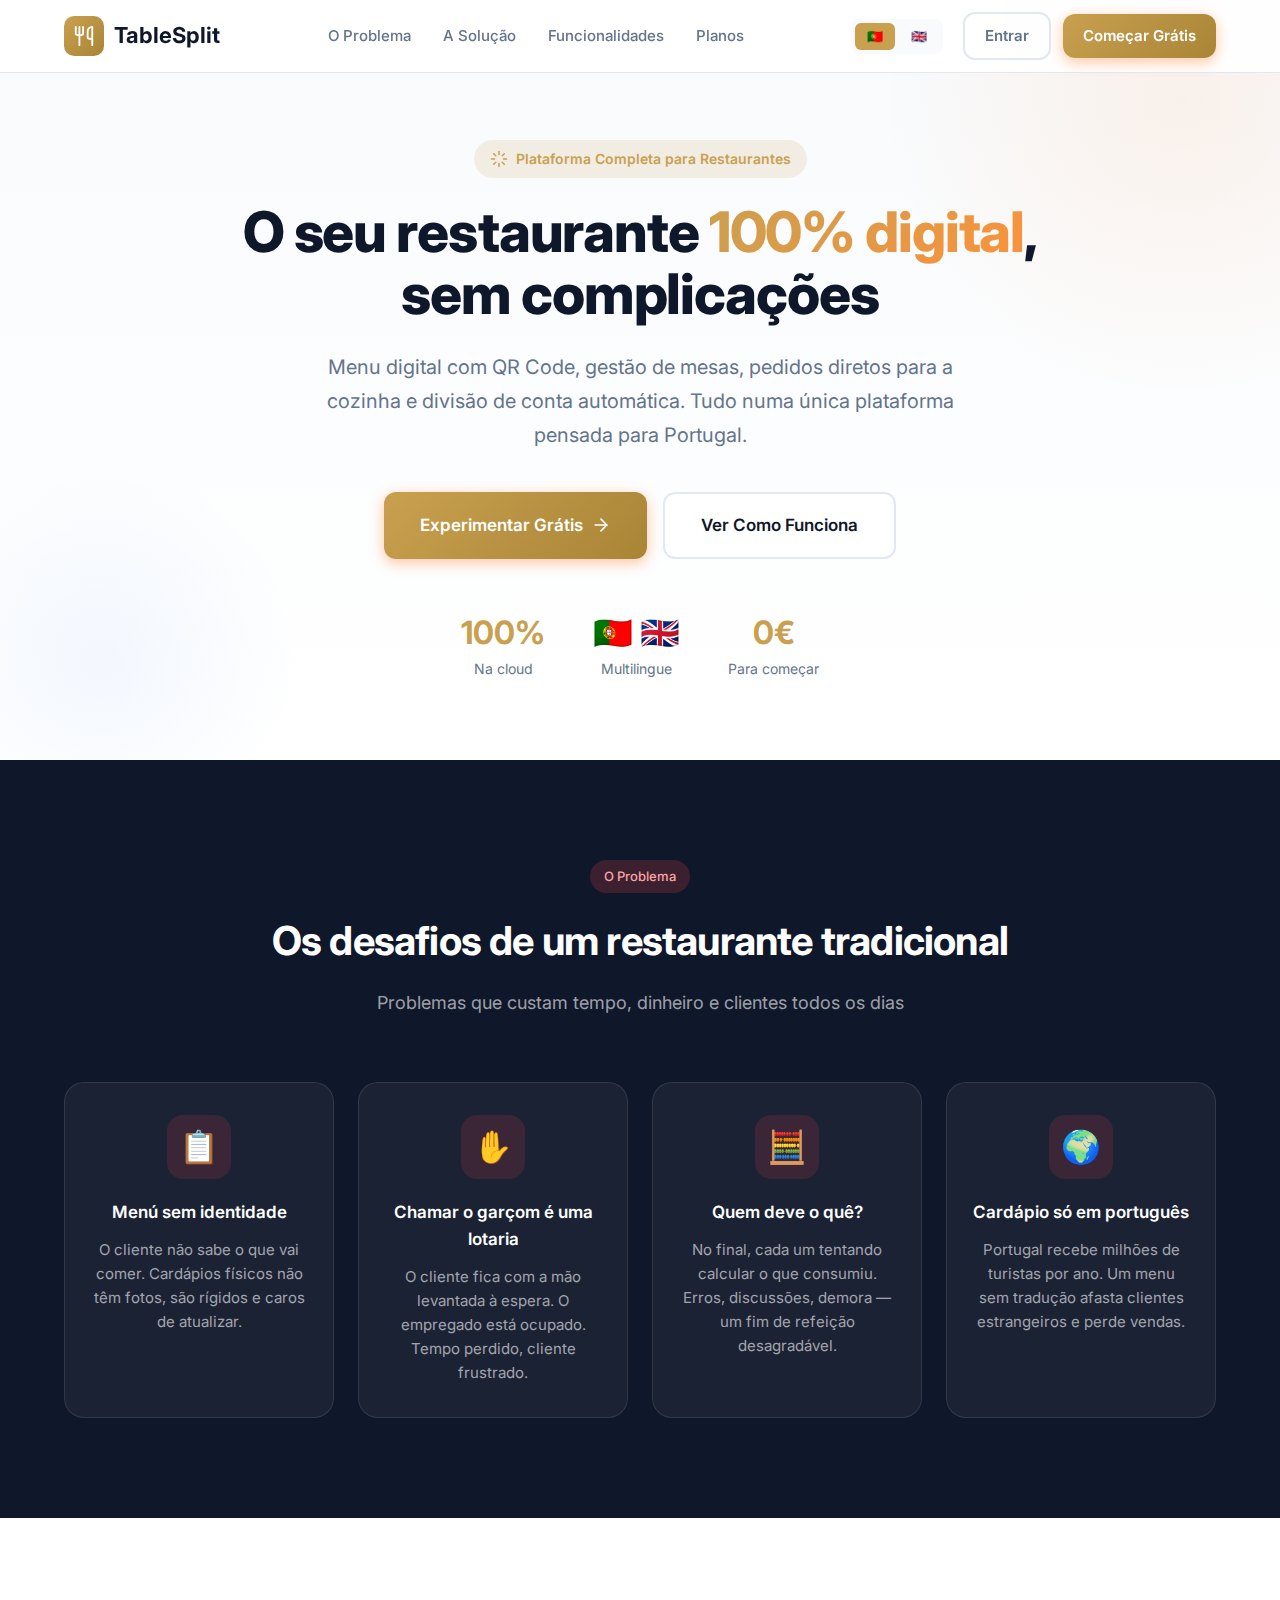
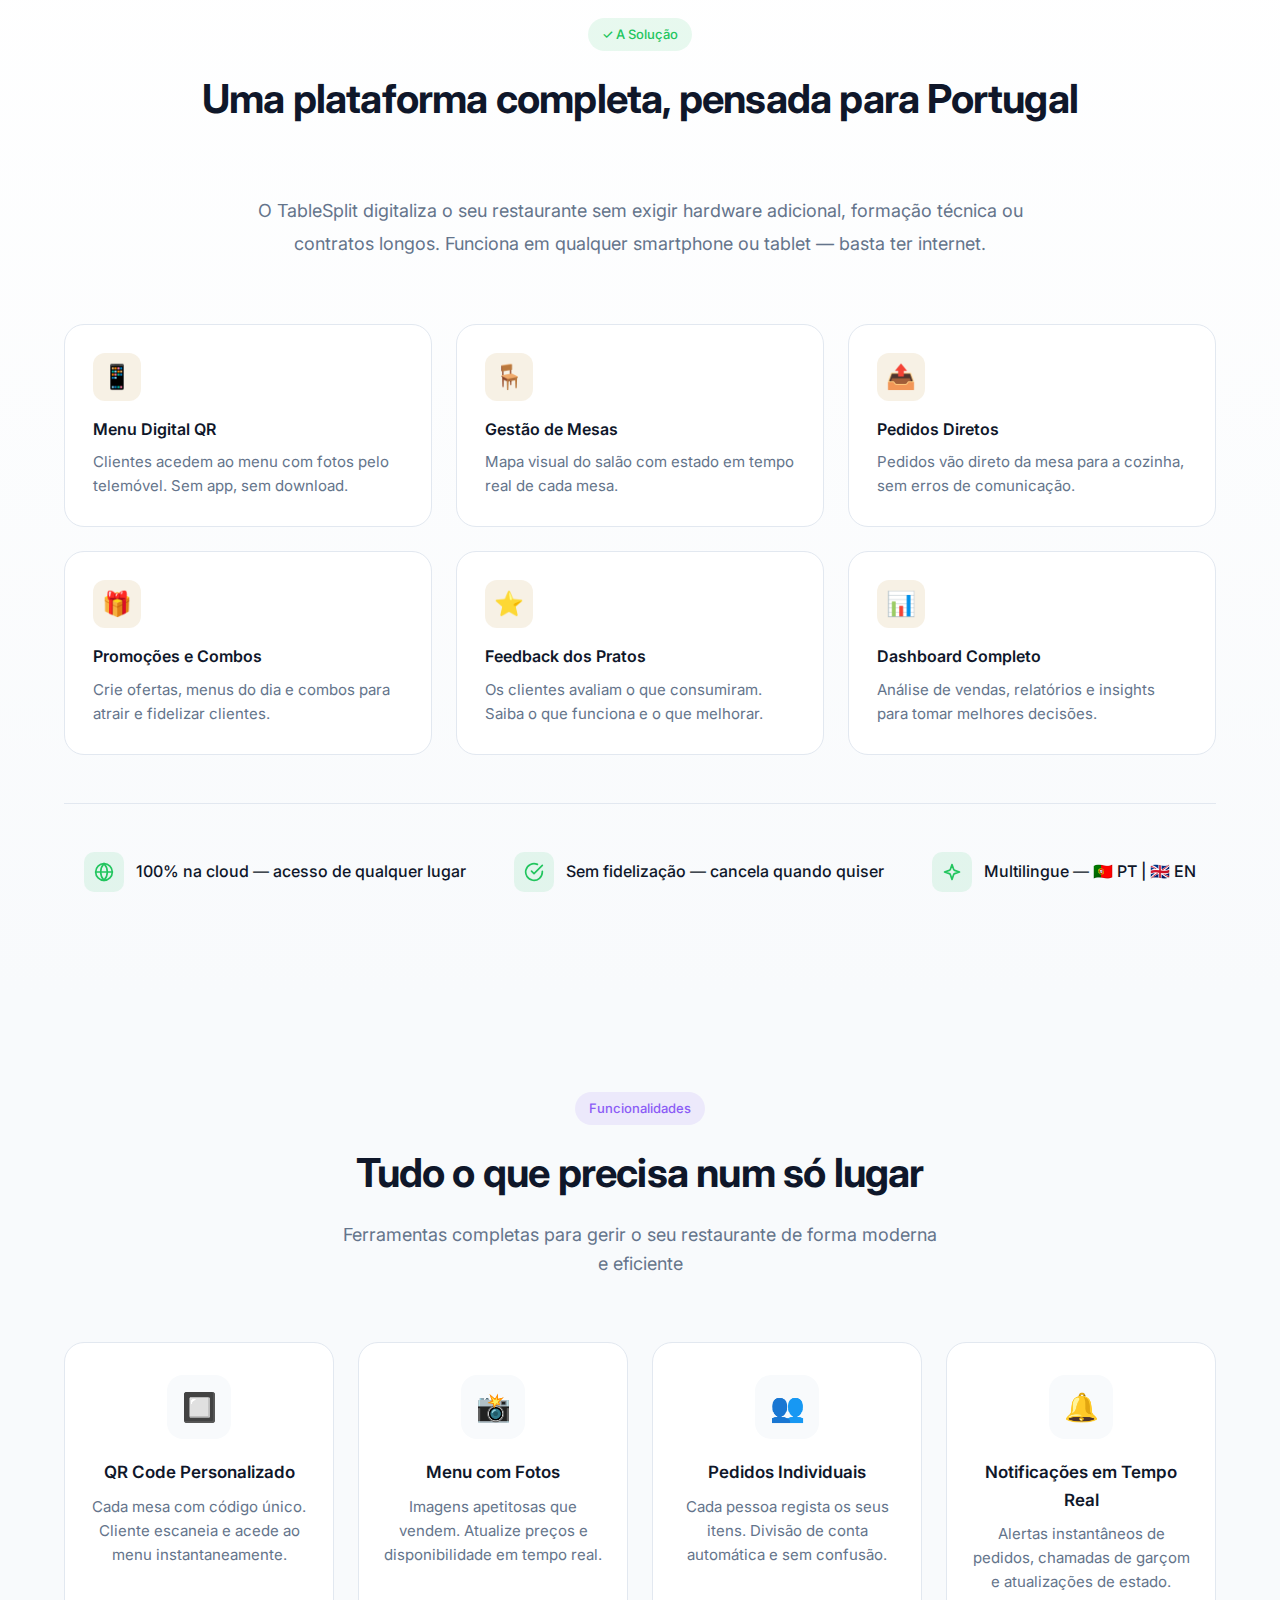
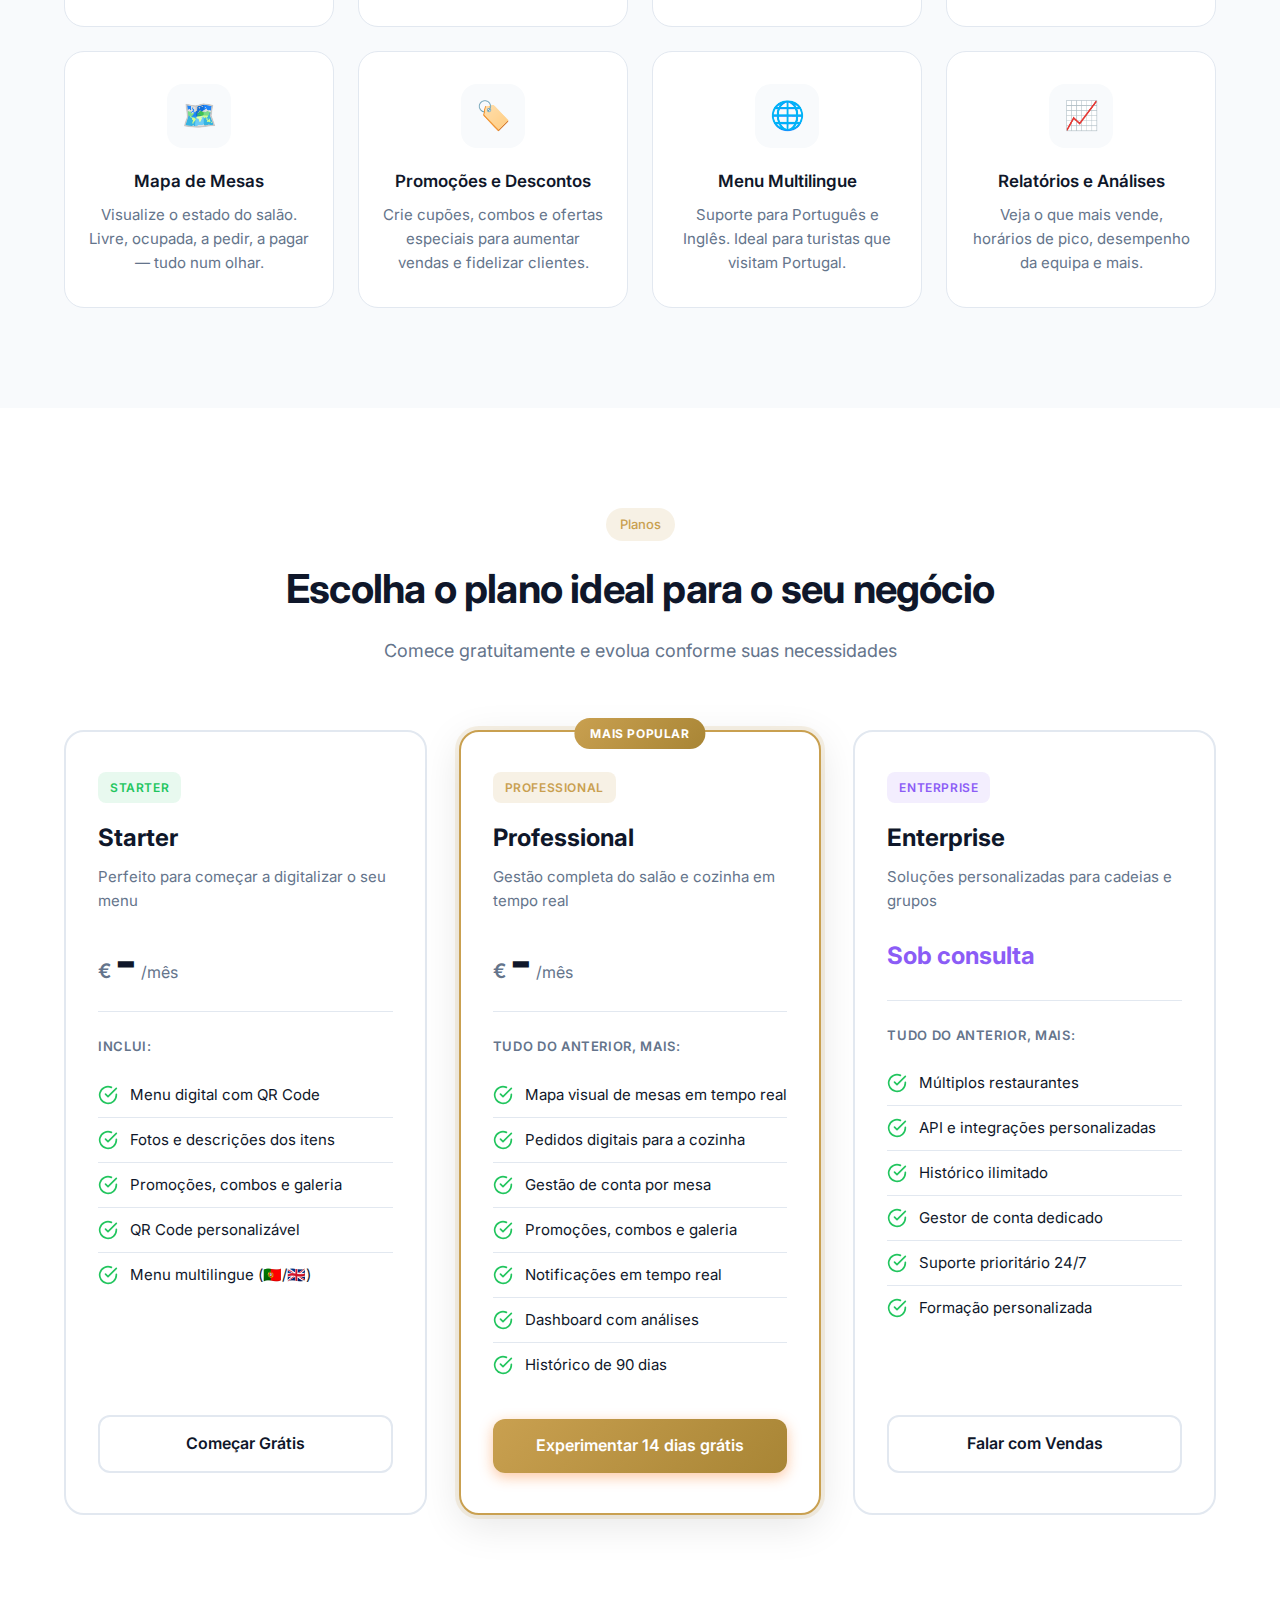
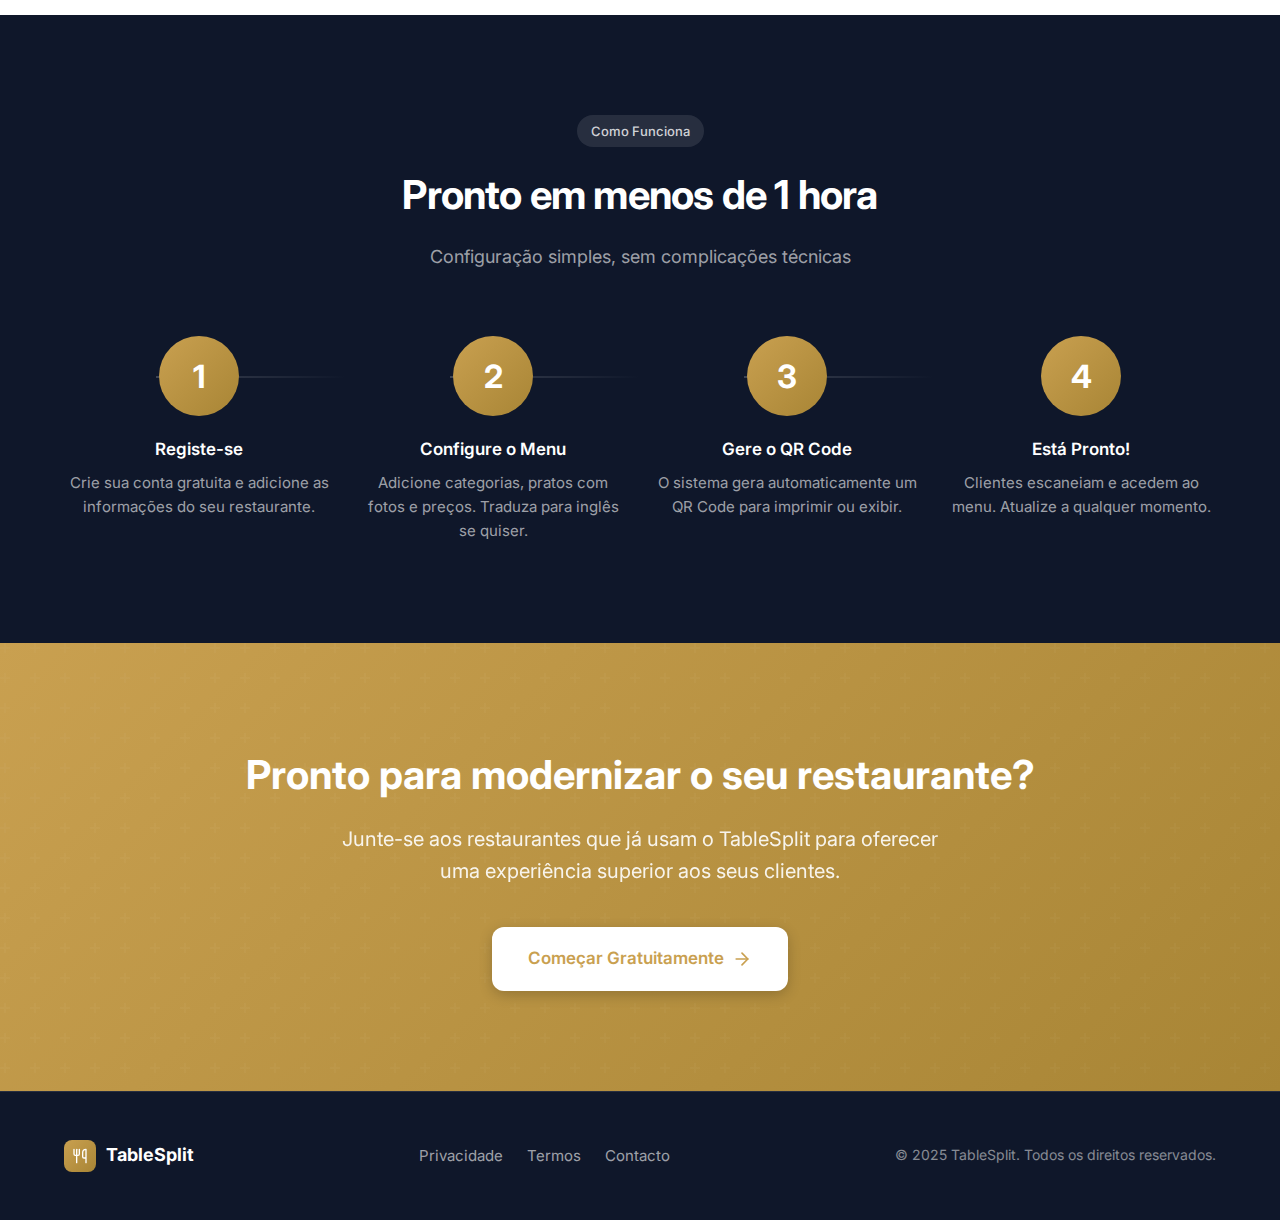
<file: webapp/src/main/resources/templates/index.html>
<!DOCTYPE html>
<html lang="pt-BR">
<head>
  <meta charset="UTF-8">
  <meta name="viewport" content="width=device-width, initial-scale=1.0">
  <title th:text="#{app.title}">TableSplit - Digital Menu for Restaurants</title>
  <meta name="description" content="Plataforma completa para restaurantes: menu digital com QR Code, gestão de mesas, pedidos digitais e divisão de conta automática.">
  <link rel="preconnect" href="https://fonts.googleapis.com">
  <link rel="preconnect" href="https://fonts.gstatic.com" crossorigin>
  <link href="https://fonts.googleapis.com/css2?family=Inter:wght@400;500;600;700;800&display=swap" rel="stylesheet">
  <style>
    :root {
      --primary: #c9a050;
      --primary-dark: #a88535;
      --primary-light: rgba(201, 160, 80, 0.15);
      --secondary: #1e293b;
      --accent: #3b82f6;
      --green: #22c55e;
      --green-light: rgba(34, 197, 94, 0.1);
      --purple: #8b5cf6;
      --text-primary: #0f172a;
      --text-secondary: #64748b;
      --text-muted: #6b635a;
      --bg-primary: #ffffff;
      --bg-secondary: #f8fafc;
      --bg-dark: #0f172a;
      --border: #e2e8f0;
      --radius: 12px;
      --radius-lg: 20px;
      --shadow: 0 1px 3px rgba(0,0,0,0.1), 0 1px 2px rgba(0,0,0,0.06);
      --shadow-lg: 0 10px 40px rgba(0,0,0,0.1);
      --shadow-xl: 0 25px 50px -12px rgba(0,0,0,0.25);
    }

    * {
      margin: 0;
      padding: 0;
      box-sizing: border-box;
    }

    body {
      font-family: 'Inter', -apple-system, BlinkMacSystemFont, sans-serif;
      color: var(--text-primary);
      line-height: 1.6;
      background: var(--bg-primary);
      overflow-x: hidden;
    }

    .container {
      max-width: 1200px;
      margin: 0 auto;
      padding: 0 24px;
    }

    /* Header */
    .header {
      position: fixed;
      top: 0;
      left: 0;
      right: 0;
      z-index: 100;
      background: rgba(255, 255, 255, 0.9);
      backdrop-filter: blur(12px);
      border-bottom: 1px solid var(--border);
    }

    .header-content {
      display: flex;
      align-items: center;
      justify-content: space-between;
      height: 72px;
    }

    .logo {
      display: flex;
      align-items: center;
      gap: 10px;
      text-decoration: none;
      color: var(--text-primary);
    }

    .logo-icon {
      width: 40px;
      height: 40px;
      background: linear-gradient(135deg, var(--primary), var(--primary-dark));
      border-radius: 10px;
      display: flex;
      align-items: center;
      justify-content: center;
      color: white;
    }

    .logo-text {
      font-size: 1.375rem;
      font-weight: 700;
      /*background: linear-gradient(135deg, var(--primary), var(--primary-dark));
      -webkit-background-clip: text;
      -webkit-text-fill-color: transparent;*/
      color: var(--text-primary);
      background-clip: text;
    }

    .nav {
      display: flex;
      gap: 32px;
    }

    .nav a {
      color: var(--text-secondary);
      text-decoration: none;
      font-size: 0.9375rem;
      font-weight: 500;
      transition: color 0.2s;
    }

    .nav a:hover {
      color: var(--primary);
    }

    .header-actions {
      display: flex;
      align-items: center;
      gap: 12px;
    }

    .lang-switcher {
      display: flex;
      align-items: center;
      gap: 4px;
      background: var(--bg-secondary);
      border-radius: 8px;
      padding: 4px;
      margin-right: 8px;
    }

    .lang-btn {
      padding: 6px 12px;
      border: none;
      background: transparent;
      color: var(--text-secondary);
      font-size: 13px;
      font-weight: 500;
      cursor: pointer;
      border-radius: 6px;
      transition: all 0.2s;
    }

    .lang-btn:hover {
      color: var(--text-primary);
    }

    .lang-btn.active {
      background: var(--primary);
      color: white;
    }

    .btn {
      display: inline-flex;
      align-items: center;
      justify-content: center;
      gap: 8px;
      padding: 10px 20px;
      font-size: 0.9375rem;
      font-weight: 600;
      border-radius: var(--radius);
      text-decoration: none;
      cursor: pointer;
      transition: all 0.2s;
      border: none;
    }

    .btn-ghost {
      background: transparent;
      color: var(--text-secondary);
      border: 2px solid var(--border);
    }

    .btn-ghost:hover {
      background: var(--bg-secondary);
      color: var(--text-primary);
    }

    .btn-primary {
      background: linear-gradient(135deg, var(--primary), var(--primary-dark));
      color: white;
      box-shadow: 0 4px 14px rgba(249, 115, 22, 0.4);
    }

    .btn-primary:hover {
      transform: translateY(-2px);
      box-shadow: 0 6px 20px rgba(249, 115, 22, 0.5);
    }

    .btn-outline {
      background: white;
      color: var(--text-primary);
      border: 2px solid var(--border);
    }

    .btn-outline:hover {
      border-color: var(--primary);
      color: var(--primary);
    }

    .btn-lg {
      padding: 14px 28px;
      font-size: 1rem;
    }

    .btn-xl {
      padding: 18px 36px;
      font-size: 1.0625rem;
    }

    /* Hero */
    .hero {
      padding: 140px 0 80px;
      background: linear-gradient(180deg, var(--bg-secondary) 0%, var(--bg-primary) 100%);
      position: relative;
      overflow: hidden;
    }

    .hero::before {
      content: '';
      position: absolute;
      top: -200px;
      right: -200px;
      width: 600px;
      height: 600px;
      background: radial-gradient(circle, rgba(249, 115, 22, 0.08) 0%, transparent 70%);
      pointer-events: none;
    }

    .hero::after {
      content: '';
      position: absolute;
      bottom: -100px;
      left: -100px;
      width: 400px;
      height: 400px;
      background: radial-gradient(circle, rgba(59, 130, 246, 0.06) 0%, transparent 70%);
      pointer-events: none;
    }

    .hero-content {
      text-align: center;
      max-width: 900px;
      margin: 0 auto;
      position: relative;
      z-index: 1;
    }

    .hero-badge {
      display: inline-flex;
      align-items: center;
      gap: 8px;
      background: var(--primary-light);
      color: var(--primary);
      padding: 8px 16px;
      border-radius: 50px;
      font-size: 0.875rem;
      font-weight: 600;
      margin-bottom: 24px;
    }

    .hero-badge svg {
      width: 18px;
      height: 18px;
    }

    .hero-title {
      font-size: 3.5rem;
      font-weight: 800;
      line-height: 1.1;
      margin-bottom: 24px;
      letter-spacing: -0.02em;
    }

    .hero-title .gradient {
      background: linear-gradient(135deg, var(--primary), #fb923c);
      -webkit-background-clip: text;
      -webkit-text-fill-color: transparent;
      background-clip: text;
    }

    .hero-subtitle {
      font-size: 1.25rem;
      color: var(--text-secondary);
      max-width: 680px;
      margin: 0 auto 40px;
      line-height: 1.7;
    }

    .hero-actions {
      display: flex;
      gap: 16px;
      justify-content: center;
      flex-wrap: wrap;
      margin-bottom: 48px;
    }

    .hero-stats {
      display: flex;
      justify-content: center;
      gap: 48px;
      flex-wrap: wrap;
    }

    .hero-stat {
      text-align: center;
    }

    .hero-stat-value {
      font-size: 2rem;
      font-weight: 700;
      color: var(--primary);
    }

    .hero-stat-label {
      font-size: 0.875rem;
      color: var(--text-secondary);
    }

    /* Problems Section */
    .problems {
      padding: 100px 0;
      background: var(--bg-dark);
      color: white;
      position: relative;
    }

    .section-header {
      text-align: center;
      margin-bottom: 64px;
    }

    .section-badge {
      display: inline-flex;
      align-items: center;
      gap: 6px;
      background: rgba(255,255,255,0.1);
      color: rgba(255,255,255,0.8);
      padding: 6px 14px;
      border-radius: 50px;
      font-size: 0.8125rem;
      font-weight: 500;
      margin-bottom: 16px;
    }

    .problems .section-badge {
      background: rgba(239, 68, 68, 0.2);
      color: #fca5a5;
    }

    .section-title {
      font-size: 2.5rem;
      font-weight: 700;
      margin-bottom: 16px;
      letter-spacing: -0.02em;
    }

    .section-subtitle {
      font-size: 1.125rem;
      color: var(--text-secondary);
      max-width: 600px;
      margin: 0 auto;
    }

    .problems .section-subtitle {
      color: rgba(255,255,255,0.6);
    }

    .problems-grid {
      display: grid;
      grid-template-columns: repeat(4, 1fr);
      gap: 24px;
    }

    .problem-card {
      background: rgba(255,255,255,0.05);
      border: 1px solid rgba(255,255,255,0.1);
      border-radius: var(--radius-lg);
      padding: 32px 24px;
      text-align: center;
      transition: all 0.3s;
    }

    .problem-card:hover {
      background: rgba(255,255,255,0.08);
      transform: translateY(-4px);
    }

    .problem-icon {
      width: 64px;
      height: 64px;
      margin: 0 auto 20px;
      background: rgba(239, 68, 68, 0.15);
      border-radius: 16px;
      display: flex;
      align-items: center;
      justify-content: center;
      font-size: 2rem;
    }

    .problem-title {
      font-size: 1.0625rem;
      font-weight: 600;
      margin-bottom: 12px;
    }

    .problem-desc {
      font-size: 0.9375rem;
      color: rgba(255,255,255,0.6);
      line-height: 1.6;
    }

    /* Solution Section */
    .solution {
      padding: 100px 0;
      background: linear-gradient(180deg, var(--bg-primary) 0%, var(--bg-secondary) 100%);
    }

    .solution .section-badge {
      background: var(--green-light);
      color: var(--green);
    }

    .solution-intro {
      max-width: 800px;
      margin: 0 auto 64px;
      text-align: center;
    }

    .solution-intro p {
      font-size: 1.125rem;
      color: var(--text-secondary);
      line-height: 1.8;
    }

    .solution-features {
      display: grid;
      grid-template-columns: repeat(3, 1fr);
      gap: 24px;
      margin-bottom: 48px;
    }

    .solution-feature {
      background: white;
      border: 1px solid var(--border);
      border-radius: var(--radius-lg);
      padding: 28px;
      transition: all 0.3s;
    }

    .solution-feature:hover {
      box-shadow: var(--shadow-lg);
      border-color: var(--primary);
      transform: translateY(-4px);
    }

    .solution-feature-icon {
      width: 48px;
      height: 48px;
      background: var(--primary-light);
      border-radius: 12px;
      display: flex;
      align-items: center;
      justify-content: center;
      margin-bottom: 16px;
      font-size: 1.5rem;
    }

    .solution-feature h3 {
      font-size: 1rem;
      font-weight: 600;
      margin-bottom: 8px;
    }

    .solution-feature p {
      font-size: 0.9375rem;
      color: var(--text-secondary);
    }

    .solution-highlights {
      display: flex;
      justify-content: center;
      gap: 48px;
      flex-wrap: wrap;
      padding-top: 48px;
      border-top: 1px solid var(--border);
    }

    .solution-highlight {
      display: flex;
      align-items: center;
      gap: 12px;
      font-size: 1rem;
      font-weight: 500;
      color: var(--text-primary);
    }

    .solution-highlight-icon {
      width: 40px;
      height: 40px;
      background: var(--green-light);
      border-radius: 10px;
      display: flex;
      align-items: center;
      justify-content: center;
      color: var(--green);
    }

    .solution-highlight-icon svg {
      width: 20px;
      height: 20px;
    }

    /* Features Detail */
    .features-detail {
      padding: 100px 0;
      background: var(--bg-secondary);
    }

    .features-detail .section-badge {
      background: rgba(139, 92, 246, 0.1);
      color: var(--purple);
    }

    .features-grid {
      display: grid;
      grid-template-columns: repeat(4, 1fr);
      gap: 24px;
    }

    .feature-card {
      background: white;
      border: 1px solid var(--border);
      border-radius: var(--radius-lg);
      padding: 32px 24px;
      text-align: center;
      transition: all 0.3s;
    }

    .feature-card:hover {
      box-shadow: var(--shadow-lg);
      transform: translateY(-4px);
    }

    .feature-icon {
      width: 64px;
      height: 64px;
      margin: 0 auto 20px;
      background: var(--bg-secondary);
      border-radius: 16px;
      display: flex;
      align-items: center;
      justify-content: center;
      font-size: 1.75rem;
    }

    .feature-card h3 {
      font-size: 1.0625rem;
      font-weight: 600;
      margin-bottom: 8px;
    }

    .feature-card p {
      font-size: 0.9375rem;
      color: var(--text-secondary);
      line-height: 1.6;
    }

    /* Pricing Section */
    .pricing {
      padding: 100px 0;
      background: var(--bg-primary);
    }

    .pricing .section-badge {
      background: var(--primary-light);
      color: var(--primary);
    }

    .pricing-grid {
      display: grid;
      grid-template-columns: repeat(3, 1fr);
      gap: 32px;
      align-items: stretch;
    }

    .pricing-card {
      background: white;
      border: 2px solid var(--border);
      border-radius: var(--radius-lg);
      padding: 40px 32px;
      display: flex;
      flex-direction: column;
      transition: all 0.3s;
      position: relative;
    }

    .pricing-card:hover {
      transform: translateY(-8px);
      box-shadow: var(--shadow-xl);
    }

    .pricing-card.featured {
      border-color: var(--primary);
      box-shadow: 0 0 0 4px var(--primary-light), var(--shadow-lg);
    }

    .pricing-card.featured::before {
      content: 'MAIS POPULAR';
      position: absolute;
      top: -14px;
      left: 50%;
      transform: translateX(-50%);
      background: linear-gradient(135deg, var(--primary), var(--primary-dark));
      color: white;
      padding: 6px 16px;
      border-radius: 50px;
      font-size: 0.75rem;
      font-weight: 700;
      letter-spacing: 0.05em;
    }

    .pricing-badge {
      display: inline-flex;
      align-items: center;
      gap: 6px;
      padding: 6px 12px;
      border-radius: 8px;
      font-size: 0.75rem;
      font-weight: 600;
      text-transform: uppercase;
      letter-spacing: 0.05em;
      margin-bottom: 16px;
      width: fit-content;
    }

    .pricing-badge.starter {
      background: var(--green-light);
      color: var(--green);
    }

    .pricing-badge.professional {
      background: var(--primary-light);
      color: var(--primary);
    }

    .pricing-badge.enterprise {
      background: rgba(139, 92, 246, 0.1);
      color: var(--purple);
    }

    .pricing-name {
      font-size: 1.5rem;
      font-weight: 700;
      margin-bottom: 8px;
    }

    .pricing-desc {
      font-size: 0.9375rem;
      color: var(--text-secondary);
      margin-bottom: 24px;
      min-height: 48px;
    }

    .pricing-price {
      margin-bottom: 24px;
      padding-bottom: 24px;
      border-bottom: 1px solid var(--border);
    }

    .pricing-amount {
      display: flex;
      align-items: baseline;
      gap: 4px;
    }

    .pricing-currency {
      font-size: 1.25rem;
      font-weight: 600;
      color: var(--text-secondary);
    }

    .pricing-value {
      font-size: 3rem;
      font-weight: 800;
      line-height: 1;
    }

    .pricing-period {
      font-size: 1rem;
      color: var(--text-secondary);
    }

    .pricing-contact {
      font-size: 1.5rem;
      font-weight: 700;
      color: var(--purple);
    }

    .pricing-features {
      flex: 1;
      margin-bottom: 32px;
    }

    .pricing-features-title {
      font-size: 0.8125rem;
      font-weight: 600;
      text-transform: uppercase;
      letter-spacing: 0.05em;
      color: var(--text-secondary);
      margin-bottom: 16px;
    }

    .pricing-features ul {
      list-style: none;
    }

    .pricing-features li {
      display: flex;
      align-items: flex-start;
      gap: 12px;
      padding: 10px 0;
      font-size: 0.9375rem;
      border-bottom: 1px solid var(--border);
    }

    .pricing-features li:last-child {
      border-bottom: none;
    }

    .pricing-features li svg {
      width: 20px;
      height: 20px;
      color: var(--green);
      flex-shrink: 0;
      margin-top: 2px;
    }

    .pricing-cta {
      margin-top: auto;
    }

    .pricing-cta .btn {
      width: 100%;
    }

    /* How it Works */
    .how-it-works {
      padding: 100px 0;
      background: var(--bg-dark);
      color: white;
    }

    .how-it-works .section-badge {
      background: rgba(255,255,255,0.1);
      color: rgba(255,255,255,0.8);
    }

    .how-it-works .section-subtitle {
      color: rgba(255,255,255,0.6);
    }

    .how-tabs {
      display: flex;
      justify-content: center;
      gap: 16px;
      margin-bottom: 48px;
    }

    .how-tab {
      padding: 12px 24px;
      background: rgba(255,255,255,0.1);
      border: none;
      border-radius: var(--radius);
      color: rgba(255,255,255,0.7);
      font-size: 0.9375rem;
      font-weight: 500;
      cursor: pointer;
      transition: all 0.2s;
    }

    .how-tab:hover {
      background: rgba(255,255,255,0.15);
      color: white;
    }

    .how-tab.active {
      background: var(--primary);
      color: white;
    }

    .how-steps {
      display: grid;
      grid-template-columns: repeat(4, 1fr);
      gap: 24px;
    }

    .how-step {
      text-align: center;
      position: relative;
    }

    .how-step::after {
      content: '';
      position: absolute;
      top: 40px;
      right: -12px;
      width: calc(100% - 80px);
      height: 2px;
      background: linear-gradient(90deg, rgba(255,255,255,0.2), transparent);
    }

    .how-step:last-child::after {
      display: none;
    }

    .how-step-number {
      width: 80px;
      height: 80px;
      margin: 0 auto 20px;
      background: linear-gradient(135deg, var(--primary), var(--primary-dark));
      border-radius: 50%;
      display: flex;
      align-items: center;
      justify-content: center;
      font-size: 2rem;
      font-weight: 700;
      position: relative;
      z-index: 1;
    }

    .how-step h3 {
      font-size: 1.0625rem;
      font-weight: 600;
      margin-bottom: 8px;
    }

    .how-step p {
      font-size: 0.9375rem;
      color: rgba(255,255,255,0.6);
      line-height: 1.6;
    }

    /* CTA Section */
    .cta {
      padding: 100px 0;
      background: linear-gradient(135deg, var(--primary), var(--primary-dark));
      color: white;
      text-align: center;
      position: relative;
      overflow: hidden;
    }

    .cta::before {
      content: '';
      position: absolute;
      top: 0;
      left: 0;
      right: 0;
      bottom: 0;
      background: url("data:image/svg+xml,%3Csvg width='60' height='60' viewBox='0 0 60 60' xmlns='http://www.w3.org/2000/svg'%3E%3Cg fill='none' fill-rule='evenodd'%3E%3Cg fill='%23ffffff' fill-opacity='0.05'%3E%3Cpath d='M36 34v-4h-2v4h-4v2h4v4h2v-4h4v-2h-4zm0-30V0h-2v4h-4v2h4v4h2V6h4V4h-4zM6 34v-4H4v4H0v2h4v4h2v-4h4v-2H6zM6 4V0H4v4H0v2h4v4h2V6h4V4H6z'/%3E%3C/g%3E%3C/g%3E%3C/svg%3E");
      opacity: 0.5;
    }

    .cta-content {
      position: relative;
      z-index: 1;
    }

    .cta h2 {
      font-size: 2.5rem;
      font-weight: 700;
      margin-bottom: 16px;
    }

    .cta p {
      font-size: 1.25rem;
      opacity: 0.9;
      max-width: 600px;
      margin: 0 auto 40px;
    }

    .cta .btn {
      background: white;
      color: var(--primary);
      box-shadow: 0 4px 14px rgba(0,0,0,0.2);
    }

    .cta .btn:hover {
      transform: translateY(-2px);
      box-shadow: 0 6px 20px rgba(0,0,0,0.3);
    }

    /* Footer */
    .footer {
      padding: 48px 0;
      background: var(--bg-dark);
      color: white;
      border-top: 1px solid rgba(255,255,255,0.1);
    }

    .footer-content {
      display: flex;
      align-items: center;
      justify-content: space-between;
      flex-wrap: wrap;
      gap: 24px;
    }

    .footer-logo {
      display: flex;
      align-items: center;
      gap: 10px;
    }

    .footer-logo-icon {
      width: 32px;
      height: 32px;
      background: linear-gradient(135deg, var(--primary), var(--primary-dark));
      border-radius: 8px;
      display: flex;
      align-items: center;
      justify-content: center;
      color: white;
    }

    .footer-logo span {
      font-size: 1.125rem;
      font-weight: 700;
    }

    .footer-copy {
      color: rgba(255,255,255,0.5);
      font-size: 0.875rem;
    }

    .footer-links {
      display: flex;
      gap: 24px;
    }

    .footer-links a {
      color: rgba(255,255,255,0.6);
      text-decoration: none;
      font-size: 0.9375rem;
      transition: color 0.2s;
    }

    .footer-links a:hover {
      color: var(--primary);
    }

    /* Responsive */
    @media (max-width: 1024px) {
      .nav {
        display: none;
      }

      .problems-grid,
      .features-grid,
      .how-steps {
        grid-template-columns: repeat(2, 1fr);
      }

      .pricing-grid {
        grid-template-columns: 1fr;
        max-width: 500px;
        margin: 0 auto;
      }

      .solution-features {
        grid-template-columns: repeat(2, 1fr);
      }
    }

    @media (max-width: 768px) {
      .hero {
        padding: 120px 0 60px;
      }

      .hero-title {
        font-size: 2.25rem;
      }

      .hero-subtitle {
        font-size: 1.0625rem;
      }

      .section-title {
        font-size: 1.875rem;
      }

      .problems-grid,
      .features-grid,
      .solution-features,
      .how-steps {
        grid-template-columns: 1fr;
      }

      .hero-stats {
        gap: 32px;
      }

      .solution-highlights {
        flex-direction: column;
        align-items: center;
        gap: 24px;
      }

      .how-step::after {
        display: none;
      }

      .header-actions .btn-primary {
        display: none;
      }

      .cta h2 {
        font-size: 1.75rem;
      }

      .cta p {
        font-size: 1rem;
      }
    }

    /* Hamburger Menu */
    .hamburger {
      display: none;
      background: none;
      border: none;
      cursor: pointer;
      padding: 8px;
    }

    .hamburger svg {
      width: 24px;
      height: 24px;
      color: var(--text-primary);
    }

    @media (max-width: 1024px) {
      .hamburger {
        display: flex;
      }
    }
  </style>
</head>
<body>
<!-- Header -->
<header class="header">
  <div class="container">
    <div class="header-content">
      <a href="/" class="logo">
        <div class="logo-icon">
          <svg xmlns="http://www.w3.org/2000/svg" width="22" height="22" viewBox="0 0 24 24" fill="none" stroke="currentColor" stroke-width="2" stroke-linecap="round" stroke-linejoin="round"><path d="M3 2v7c0 1.1.9 2 2 2h4a2 2 0 0 0 2-2V2"/><path d="M7 2v20"/><path d="M21 15V2a5 5 0 0 0-5 5v6c0 1.1.9 2 2 2h3Zm0 0v7"/></svg>
        </div>
        <span class="logo-text">TableSplit</span>
      </a>

      <nav class="nav">
        <a href="#problemas" data-i18n="nav.problems">O Problema</a>
        <a href="#solucao" data-i18n="nav.solution">A Solução</a>
        <a href="#funcionalidades" data-i18n="nav.features">Funcionalidades</a>
        <a href="#planos" data-i18n="nav.pricing">Planos</a>
      </nav>

      <div class="header-actions">
        <div class="lang-switcher">
          <button class="lang-btn active" data-lang="pt">🇵🇹</button>
          <button class="lang-btn" data-lang="en">🇬🇧</button>
        </div>
        <a href="/templates/login.html" class="btn btn-ghost" data-i18n="nav.login">Entrar</a>
        <a href="/templates/register.html" class="btn btn-primary" data-i18n="nav.register">Começar Grátis</a>
      </div>
    </div>
  </div>
</header>

<!-- Hero -->
<section class="hero">
  <div class="container">
    <div class="hero-content">
      <div class="hero-badge">
        <svg xmlns="http://www.w3.org/2000/svg" width="16" height="16" viewBox="0 0 24 24" fill="none" stroke="currentColor" stroke-width="2" stroke-linecap="round" stroke-linejoin="round"><path d="M12 2 L12 6"/><path d="M12 18 L12 22"/><path d="M4.93 4.93 L7.76 7.76"/><path d="M16.24 16.24 L19.07 19.07"/><path d="M2 12 L6 12"/><path d="M18 12 L22 12"/><path d="M4.93 19.07 L7.76 16.24"/><path d="M16.24 7.76 L19.07 4.93"/></svg>
        <span data-i18n="hero.badge">Plataforma Completa para Restaurantes</span>
      </div>

      <h1 class="hero-title" data-i18n="hero.title">
        O seu restaurante <span class="gradient">100% digital</span>, sem complicações
      </h1>

      <p class="hero-subtitle" data-i18n="hero.subtitle">
        Menu digital com QR Code, gestão de mesas, pedidos diretos para a cozinha e divisão de conta automática. Tudo numa única plataforma pensada para Portugal.
      </p>

      <div class="hero-actions">
        <a th:href="${'/register'}" class="btn btn-primary btn-xl">
          <span data-i18n="hero.cta">Experimentar Grátis</span>
          <svg xmlns="http://www.w3.org/2000/svg" width="20" height="20" viewBox="0 0 24 24" fill="none" stroke="currentColor" stroke-width="2" stroke-linecap="round" stroke-linejoin="round"><path d="M5 12h14"/><path d="m12 5 7 7-7 7"/></svg>
        </a>
        <a th:href="${'/@cantinabrasileira'}" target="_blank" class="btn btn-outline btn-xl" data-i18n="hero.demo">Ver Como Funciona</a>
      </div>

      <div class="hero-stats">
        <div class="hero-stat">
          <div class="hero-stat-value">100%</div>
          <div class="hero-stat-label" data-i18n="hero.stat1">Na cloud</div>
        </div>
        <div class="hero-stat">
          <div class="hero-stat-value">🇵🇹 🇬🇧</div>
          <div class="hero-stat-label" data-i18n="hero.stat2">Multilingue</div>
        </div>
        <div class="hero-stat">
          <div class="hero-stat-value">0€</div>
          <div class="hero-stat-label" data-i18n="hero.stat3">Para começar</div>
        </div>
      </div>
    </div>
  </div>
</section>

<!-- Problems -->
<section id="problemas" class="problems">
  <div class="container">
    <div class="section-header">
      <span class="section-badge" data-i18n="problems.badge">O Problema</span>
      <h2 class="section-title" data-i18n="problems.title">Os desafios de um restaurante tradicional</h2>
      <p class="section-subtitle" data-i18n="problems.subtitle">Problemas que custam tempo, dinheiro e clientes todos os dias</p>
    </div>

    <div class="problems-grid">
      <div class="problem-card">
        <div class="problem-icon">📋</div>
        <h3 class="problem-title" data-i18n="problems.menu.title">Menú sem identidade</h3>
        <p class="problem-desc" data-i18n="problems.menu.desc">O cliente não sabe o que vai comer. Cardápios físicos não têm fotos, são rígidos e caros de atualizar.</p>
      </div>

      <div class="problem-card">
        <div class="problem-icon">✋</div>
        <h3 class="problem-title" data-i18n="problems.waiter.title">Chamar o garçom é uma lotaria</h3>
        <p class="problem-desc" data-i18n="problems.waiter.desc">O cliente fica com a mão levantada à espera. O empregado está ocupado. Tempo perdido, cliente frustrado.</p>
      </div>

      <div class="problem-card">
        <div class="problem-icon">🧮</div>
        <h3 class="problem-title" data-i18n="problems.bill.title">Quem deve o quê?</h3>
        <p class="problem-desc" data-i18n="problems.bill.desc">No final, cada um tentando calcular o que consumiu. Erros, discussões, demora — um fim de refeição desagradável.</p>
      </div>

      <div class="problem-card">
        <div class="problem-icon">🌍</div>
        <h3 class="problem-title" data-i18n="problems.lang.title">Cardápio só em português</h3>
        <p class="problem-desc" data-i18n="problems.lang.desc">Portugal recebe milhões de turistas por ano. Um menu sem tradução afasta clientes estrangeiros e perde vendas.</p>
      </div>
    </div>
  </div>
</section>

<!-- Solution -->
<section id="solucao" class="solution">
  <div class="container">
    <div class="section-header">
      <span class="section-badge" data-i18n="solution.badge">✓ A Solução</span>
      <h2 class="section-title" data-i18n="solution.title">Uma plataforma completa, pensada para Portugal</h2>
    </div>

    <div class="solution-intro">
      <p data-i18n="solution.intro">O TableSplit digitaliza o seu restaurante sem exigir hardware adicional, formação técnica ou contratos longos. Funciona em qualquer smartphone ou tablet — basta ter internet.</p>
    </div>

    <div class="solution-features">
      <div class="solution-feature">
        <div class="solution-feature-icon">📱</div>
        <h3 data-i18n="solution.f1.title">Menu Digital QR</h3>
        <p data-i18n="solution.f1.desc">Clientes acedem ao menu com fotos pelo telemóvel. Sem app, sem download.</p>
      </div>

      <div class="solution-feature">
        <div class="solution-feature-icon">🪑</div>
        <h3 data-i18n="solution.f2.title">Gestão de Mesas</h3>
        <p data-i18n="solution.f2.desc">Mapa visual do salão com estado em tempo real de cada mesa.</p>
      </div>

      <div class="solution-feature">
        <div class="solution-feature-icon">📤</div>
        <h3 data-i18n="solution.f3.title">Pedidos Diretos</h3>
        <p data-i18n="solution.f3.desc">Pedidos vão direto da mesa para a cozinha, sem erros de comunicação.</p>
      </div>

      <div class="solution-feature">
        <div class="solution-feature-icon">🎁</div>
        <h3 data-i18n="solution.f4.title">Promoções e Combos</h3>
        <p data-i18n="solution.f4.desc">Crie ofertas, menus do dia e combos para atrair e fidelizar clientes.</p>
      </div>

      <div class="solution-feature">
        <div class="solution-feature-icon">⭐</div>
        <h3 data-i18n="solution.f5.title">Feedback dos Pratos</h3>
        <p data-i18n="solution.f5.desc">Os clientes avaliam o que consumiram. Saiba o que funciona e o que melhorar.</p>
      </div>

      <div class="solution-feature">
        <div class="solution-feature-icon">📊</div>
        <h3 data-i18n="solution.f6.title">Dashboard Completo</h3>
        <p data-i18n="solution.f6.desc">Análise de vendas, relatórios e insights para tomar melhores decisões.</p>
      </div>
    </div>

    <div class="solution-highlights">
      <div class="solution-highlight">
        <div class="solution-highlight-icon">
          <svg xmlns="http://www.w3.org/2000/svg" viewBox="0 0 24 24" fill="none" stroke="currentColor" stroke-width="2" stroke-linecap="round" stroke-linejoin="round"><circle cx="12" cy="12" r="10"/><path d="M12 2a14.5 14.5 0 0 0 0 20 14.5 14.5 0 0 0 0-20"/><path d="M2 12h20"/></svg>
        </div>
        <span data-i18n="solution.h1">100% na cloud — acesso de qualquer lugar</span>
      </div>
      <div class="solution-highlight">
        <div class="solution-highlight-icon">
          <svg xmlns="http://www.w3.org/2000/svg" viewBox="0 0 24 24" fill="none" stroke="currentColor" stroke-width="2" stroke-linecap="round" stroke-linejoin="round"><path d="M22 11.08V12a10 10 0 1 1-5.93-9.14"/><path d="m9 11 3 3L22 4"/></svg>
        </div>
        <span data-i18n="solution.h2">Sem fidelização — cancela quando quiser</span>
      </div>
      <div class="solution-highlight">
        <div class="solution-highlight-icon">
          <svg xmlns="http://www.w3.org/2000/svg" viewBox="0 0 24 24" fill="none" stroke="currentColor" stroke-width="2" stroke-linecap="round" stroke-linejoin="round"><path d="m12 3-1.912 5.813a2 2 0 0 1-1.275 1.275L3 12l5.813 1.912a2 2 0 0 1 1.275 1.275L12 21l1.912-5.813a2 2 0 0 1 1.275-1.275L21 12l-5.813-1.912a2 2 0 0 1-1.275-1.275L12 3Z"/></svg>
        </div>
        <span data-i18n="solution.h3">Multilingue — 🇵🇹 PT | 🇬🇧 EN</span>
      </div>
    </div>
  </div>
</section>

<!-- Features Detail -->
<section id="funcionalidades" class="features-detail">
  <div class="container">
    <div class="section-header">
      <span class="section-badge" data-i18n="features.badge">Funcionalidades</span>
      <h2 class="section-title" data-i18n="features.title">Tudo o que precisa num só lugar</h2>
      <p class="section-subtitle" data-i18n="features.subtitle">Ferramentas completas para gerir o seu restaurante de forma moderna e eficiente</p>
    </div>

    <div class="features-grid">
      <div class="feature-card">
        <div class="feature-icon">🔲</div>
        <h3 data-i18n="features.qr.title">QR Code Personalizado</h3>
        <p data-i18n="features.qr.desc">Cada mesa com código único. Cliente escaneia e acede ao menu instantaneamente.</p>
      </div>

      <div class="feature-card">
        <div class="feature-icon">📸</div>
        <h3 data-i18n="features.photos.title">Menu com Fotos</h3>
        <p data-i18n="features.photos.desc">Imagens apetitosas que vendem. Atualize preços e disponibilidade em tempo real.</p>
      </div>

      <div class="feature-card">
        <div class="feature-icon">👥</div>
        <h3 data-i18n="features.individual.title">Pedidos Individuais</h3>
        <p data-i18n="features.individual.desc">Cada pessoa regista os seus itens. Divisão de conta automática e sem confusão.</p>
      </div>

      <div class="feature-card">
        <div class="feature-icon">🔔</div>
        <h3 data-i18n="features.notifications.title">Notificações em Tempo Real</h3>
        <p data-i18n="features.notifications.desc">Alertas instantâneos de pedidos, chamadas de garçom e atualizações de estado.</p>
      </div>

      <div class="feature-card">
        <div class="feature-icon">🗺️</div>
        <h3 data-i18n="features.map.title">Mapa de Mesas</h3>
        <p data-i18n="features.map.desc">Visualize o estado do salão. Livre, ocupada, a pedir, a pagar — tudo num olhar.</p>
      </div>

      <div class="feature-card">
        <div class="feature-icon">🏷️</div>
        <h3 data-i18n="features.promos.title">Promoções e Descontos</h3>
        <p data-i18n="features.promos.desc">Crie cupões, combos e ofertas especiais para aumentar vendas e fidelizar clientes.</p>
      </div>

      <div class="feature-card">
        <div class="feature-icon">🌐</div>
        <h3 data-i18n="features.multilang.title">Menu Multilingue</h3>
        <p data-i18n="features.multilang.desc">Suporte para Português e Inglês. Ideal para turistas que visitam Portugal.</p>
      </div>

      <div class="feature-card">
        <div class="feature-icon">📈</div>
        <h3 data-i18n="features.analytics.title">Relatórios e Análises</h3>
        <p data-i18n="features.analytics.desc">Veja o que mais vende, horários de pico, desempenho da equipa e mais.</p>
      </div>
    </div>
  </div>
</section>

<!-- Pricing -->
<section id="planos" class="pricing">
  <div class="container">
    <div class="section-header">
      <span class="section-badge" data-i18n="pricing.badge">Planos</span>
      <h2 class="section-title" data-i18n="pricing.title">Escolha o plano ideal para o seu negócio</h2>
      <p class="section-subtitle" data-i18n="pricing.subtitle">Comece gratuitamente e evolua conforme suas necessidades</p>
    </div>

    <div class="pricing-grid">
      <!-- Starter -->
      <div class="pricing-card">
        <span class="pricing-badge starter" data-i18n="pricing.starter.badge">STARTER</span>
        <h3 class="pricing-name" data-i18n="pricing.starter.name">Starter</h3>
        <p class="pricing-desc" data-i18n="pricing.starter.desc">Perfeito para começar a digitalizar o seu menu</p>

        <div class="pricing-price">
          <div class="pricing-amount">
            <span class="pricing-currency">€</span>
            <span class="pricing-value">-</span>
            <span class="pricing-period" data-i18n="pricing.free">/mês</span>
          </div>
        </div>

        <div class="pricing-features">
          <p class="pricing-features-title" data-i18n="pricing.includes">Inclui:</p>
          <ul>
            <li>
              <svg xmlns="http://www.w3.org/2000/svg" viewBox="0 0 24 24" fill="none" stroke="currentColor" stroke-width="2" stroke-linecap="round" stroke-linejoin="round"><path d="M22 11.08V12a10 10 0 1 1-5.93-9.14"/><path d="m9 11 3 3L22 4"/></svg>
              <span data-i18n="pricing.starter.f1">Menu digital com QR Code</span>
            </li>
            <li>
              <svg xmlns="http://www.w3.org/2000/svg" viewBox="0 0 24 24" fill="none" stroke="currentColor" stroke-width="2" stroke-linecap="round" stroke-linejoin="round"><path d="M22 11.08V12a10 10 0 1 1-5.93-9.14"/><path d="m9 11 3 3L22 4"/></svg>
              <span data-i18n="pricing.starter.f2">Fotos e descrições dos itens</span>
            </li>
            <li>
              <svg xmlns="http://www.w3.org/2000/svg" viewBox="0 0 24 24" fill="none" stroke="currentColor" stroke-width="2" stroke-linecap="round" stroke-linejoin="round"><path d="M22 11.08V12a10 10 0 1 1-5.93-9.14"/><path d="m9 11 3 3L22 4"/></svg>
              <span data-i18n="pricing.starter.f3">Promoções, combos e galeria</span>
            </li>
            <li>
              <svg xmlns="http://www.w3.org/2000/svg" viewBox="0 0 24 24" fill="none" stroke="currentColor" stroke-width="2" stroke-linecap="round" stroke-linejoin="round"><path d="M22 11.08V12a10 10 0 1 1-5.93-9.14"/><path d="m9 11 3 3L22 4"/></svg>
              <span data-i18n="pricing.starter.f4">QR Code personalizável</span>
            </li>
            <li>
              <svg xmlns="http://www.w3.org/2000/svg" viewBox="0 0 24 24" fill="none" stroke="currentColor" stroke-width="2" stroke-linecap="round" stroke-linejoin="round"><path d="M22 11.08V12a10 10 0 1 1-5.93-9.14"/><path d="m9 11 3 3L22 4"/></svg>
              <span data-i18n="pricing.starter.f5">Menu multilingue (🇵🇹/🇬🇧)</span>
            </li>
          </ul>
        </div>

        <div class="pricing-cta">
          <a href="/templates/register.html" class="btn btn-outline btn-lg" data-i18n="pricing.starter.cta" th:if="${false}">Começar Grátis</a>
        </div>
      </div>

      <!-- Professional -->
      <div class="pricing-card featured">
        <span class="pricing-badge professional" data-i18n="pricing.professional.badge">PROFESSIONAL</span>
        <h3 class="pricing-name" data-i18n="pricing.professional.name">Professional</h3>
        <p class="pricing-desc" data-i18n="pricing.professional.desc">Gestão completa do salão e cozinha em tempo real</p>

        <div class="pricing-price">
          <div class="pricing-amount">
            <span class="pricing-currency">€</span>
            <span class="pricing-value">-</span>
            <span class="pricing-period" data-i18n="pricing.monthly">/mês</span>
          </div>
        </div>

        <div class="pricing-features">
          <p class="pricing-features-title" data-i18n="pricing.everything">Tudo do Starter, mais:</p>
          <ul>
            <li>
              <svg xmlns="http://www.w3.org/2000/svg" viewBox="0 0 24 24" fill="none" stroke="currentColor" stroke-width="2" stroke-linecap="round" stroke-linejoin="round"><path d="M22 11.08V12a10 10 0 1 1-5.93-9.14"/><path d="m9 11 3 3L22 4"/></svg>
              <span data-i18n="pricing.professional.f1">Mapa visual de mesas em tempo real</span>
            </li>
            <li>
              <svg xmlns="http://www.w3.org/2000/svg" viewBox="0 0 24 24" fill="none" stroke="currentColor" stroke-width="2" stroke-linecap="round" stroke-linejoin="round"><path d="M22 11.08V12a10 10 0 1 1-5.93-9.14"/><path d="m9 11 3 3L22 4"/></svg>
              <span data-i18n="pricing.professional.f2">Pedidos digitais para a cozinha</span>
            </li>
            <li>
              <svg xmlns="http://www.w3.org/2000/svg" viewBox="0 0 24 24" fill="none" stroke="currentColor" stroke-width="2" stroke-linecap="round" stroke-linejoin="round"><path d="M22 11.08V12a10 10 0 1 1-5.93-9.14"/><path d="m9 11 3 3L22 4"/></svg>
              <span data-i18n="pricing.professional.f3">Gestão de conta por mesa</span>
            </li>
            <li>
              <svg xmlns="http://www.w3.org/2000/svg" viewBox="0 0 24 24" fill="none" stroke="currentColor" stroke-width="2" stroke-linecap="round" stroke-linejoin="round"><path d="M22 11.08V12a10 10 0 1 1-5.93-9.14"/><path d="m9 11 3 3L22 4"/></svg>
              <span data-i18n="pricing.professional.f4">Promoções, combos e galeria</span>
            </li>
            <li>
              <svg xmlns="http://www.w3.org/2000/svg" viewBox="0 0 24 24" fill="none" stroke="currentColor" stroke-width="2" stroke-linecap="round" stroke-linejoin="round"><path d="M22 11.08V12a10 10 0 1 1-5.93-9.14"/><path d="m9 11 3 3L22 4"/></svg>
              <span data-i18n="pricing.professional.f5">Notificações em tempo real</span>
            </li>
            <li>
              <svg xmlns="http://www.w3.org/2000/svg" viewBox="0 0 24 24" fill="none" stroke="currentColor" stroke-width="2" stroke-linecap="round" stroke-linejoin="round"><path d="M22 11.08V12a10 10 0 1 1-5.93-9.14"/><path d="m9 11 3 3L22 4"/></svg>
              <span data-i18n="pricing.professional.f6">Dashboard com análises</span>
            </li>
            <li>
              <svg xmlns="http://www.w3.org/2000/svg" viewBox="0 0 24 24" fill="none" stroke="currentColor" stroke-width="2" stroke-linecap="round" stroke-linejoin="round"><path d="M22 11.08V12a10 10 0 1 1-5.93-9.14"/><path d="m9 11 3 3L22 4"/></svg>
              <span data-i18n="pricing.professional.f7">Histórico de 90 dias</span>
            </li>
          </ul>
        </div>

        <div class="pricing-cta">
          <a href="/templates/register.html" class="btn btn-primary btn-lg" data-i18n="pricing.professional.cta" th:if="${false}">Experimentar 14 dias grátis</a>
        </div>
      </div>

      <!-- Enterprise -->
      <div class="pricing-card">
        <span class="pricing-badge enterprise" data-i18n="pricing.enterprise.badge">ENTERPRISE</span>
        <h3 class="pricing-name" data-i18n="pricing.enterprise.name">Enterprise</h3>
        <p class="pricing-desc" data-i18n="pricing.enterprise.desc">Soluções personalizadas para cadeias e grupos</p>

        <div class="pricing-price">
          <span class="pricing-contact" data-i18n="pricing.enterprise.price">Sob consulta</span>
        </div>

        <div class="pricing-features">
          <p class="pricing-features-title" data-i18n="pricing.everything">Tudo do Professional, mais:</p>
          <ul>
            <li>
              <svg xmlns="http://www.w3.org/2000/svg" viewBox="0 0 24 24" fill="none" stroke="currentColor" stroke-width="2" stroke-linecap="round" stroke-linejoin="round"><path d="M22 11.08V12a10 10 0 1 1-5.93-9.14"/><path d="m9 11 3 3L22 4"/></svg>
              <span data-i18n="pricing.enterprise.f1">Múltiplos restaurantes</span>
            </li>
            <li>
              <svg xmlns="http://www.w3.org/2000/svg" viewBox="0 0 24 24" fill="none" stroke="currentColor" stroke-width="2" stroke-linecap="round" stroke-linejoin="round"><path d="M22 11.08V12a10 10 0 1 1-5.93-9.14"/><path d="m9 11 3 3L22 4"/></svg>
              <span data-i18n="pricing.enterprise.f2">API e integrações personalizadas</span>
            </li>
            <li>
              <svg xmlns="http://www.w3.org/2000/svg" viewBox="0 0 24 24" fill="none" stroke="currentColor" stroke-width="2" stroke-linecap="round" stroke-linejoin="round"><path d="M22 11.08V12a10 10 0 1 1-5.93-9.14"/><path d="m9 11 3 3L22 4"/></svg>
              <span data-i18n="pricing.enterprise.f3">Histórico ilimitado</span>
            </li>
            <li>
              <svg xmlns="http://www.w3.org/2000/svg" viewBox="0 0 24 24" fill="none" stroke="currentColor" stroke-width="2" stroke-linecap="round" stroke-linejoin="round"><path d="M22 11.08V12a10 10 0 1 1-5.93-9.14"/><path d="m9 11 3 3L22 4"/></svg>
              <span data-i18n="pricing.enterprise.f4">Gestor de conta dedicado</span>
            </li>
            <li>
              <svg xmlns="http://www.w3.org/2000/svg" viewBox="0 0 24 24" fill="none" stroke="currentColor" stroke-width="2" stroke-linecap="round" stroke-linejoin="round"><path d="M22 11.08V12a10 10 0 1 1-5.93-9.14"/><path d="m9 11 3 3L22 4"/></svg>
              <span data-i18n="pricing.enterprise.f5">Suporte prioritário 24/7</span>
            </li>
            <li>
              <svg xmlns="http://www.w3.org/2000/svg" viewBox="0 0 24 24" fill="none" stroke="currentColor" stroke-width="2" stroke-linecap="round" stroke-linejoin="round"><path d="M22 11.08V12a10 10 0 1 1-5.93-9.14"/><path d="m9 11 3 3L22 4"/></svg>
              <span data-i18n="pricing.enterprise.f6">Formação personalizada</span>
            </li>
          </ul>
        </div>

        <div class="pricing-cta">
          <a href="mailto:contacto@tablesplit.pt" class="btn btn-outline btn-lg" data-i18n="pricing.enterprise.cta" th:if="${false}">Falar com Vendas</a>
        </div>
      </div>
    </div>
  </div>
</section>

<!-- How it Works -->
<section id="como-funciona" class="how-it-works">
  <div class="container">
    <div class="section-header">
      <span class="section-badge" data-i18n="howItWorks.badge">Como Funciona</span>
      <h2 class="section-title" data-i18n="howItWorks.title">Pronto em menos de 1 hora</h2>
      <p class="section-subtitle" data-i18n="howItWorks.subtitle">Configuração simples, sem complicações técnicas</p>
    </div>

    <div class="how-steps">
      <div class="how-step">
        <div class="how-step-number">1</div>
        <h3 data-i18n="howItWorks.s1.title">Registe-se</h3>
        <p data-i18n="howItWorks.s1.desc">Crie sua conta gratuita e adicione as informações do seu restaurante.</p>
      </div>

      <div class="how-step">
        <div class="how-step-number">2</div>
        <h3 data-i18n="howItWorks.s2.title">Configure o Menu</h3>
        <p data-i18n="howItWorks.s2.desc">Adicione categorias, pratos com fotos e preços. Traduza para inglês se quiser.</p>
      </div>

      <div class="how-step">
        <div class="how-step-number">3</div>
        <h3 data-i18n="howItWorks.s3.title">Gere o QR Code</h3>
        <p data-i18n="howItWorks.s3.desc">O sistema gera automaticamente um QR Code para imprimir ou exibir.</p>
      </div>

      <div class="how-step">
        <div class="how-step-number">4</div>
        <h3 data-i18n="howItWorks.s4.title">Está Pronto!</h3>
        <p data-i18n="howItWorks.s4.desc">Clientes escaneiam e acedem ao menu. Atualize a qualquer momento.</p>
      </div>
    </div>
  </div>
</section>

<!-- CTA -->
<section class="cta">
  <div class="container">
    <div class="cta-content">
      <h2 data-i18n="cta.title">Pronto para modernizar o seu restaurante?</h2>
      <p data-i18n="cta.subtitle">Junte-se aos restaurantes que já usam o TableSplit para oferecer uma experiência superior aos seus clientes.</p>
      <a th:href="${'/register'}" class="btn btn-xl">
        <span data-i18n="cta.button">Começar Gratuitamente</span>
        <svg xmlns="http://www.w3.org/2000/svg" width="20" height="20" viewBox="0 0 24 24" fill="none" stroke="currentColor" stroke-width="2" stroke-linecap="round" stroke-linejoin="round"><path d="M5 12h14"/><path d="m12 5 7 7-7 7"/></svg>
      </a>
    </div>
  </div>
</section>

<!-- Footer -->
<footer class="footer">
  <div class="container">
    <div class="footer-content">
      <div class="footer-logo">
        <div class="footer-logo-icon">
          <svg xmlns="http://www.w3.org/2000/svg" width="16" height="16" viewBox="0 0 24 24" fill="none" stroke="currentColor" stroke-width="2" stroke-linecap="round" stroke-linejoin="round"><path d="M3 2v7c0 1.1.9 2 2 2h4a2 2 0 0 0 2-2V2"/><path d="M7 2v20"/><path d="M21 15V2a5 5 0 0 0-5 5v6c0 1.1.9 2 2 2h3Zm0 0v7"/></svg>
        </div>
        <span>TableSplit</span>
      </div>

      <div class="footer-links" th:if="${false}">
        <a href="#" data-i18n="footer.privacy">Privacidade</a>
        <a href="#" data-i18n="footer.terms">Termos</a>
        <a href="mailto:contacto@tablesplit.pt" data-i18n="footer.contact">Contacto</a>
      </div>

      <p class="footer-copy" data-i18n="footer.copy">© 2026 TableSplit. Todos os direitos reservados.</p>
    </div>
  </div>
</footer>

<script>
  const translations = {
    pt: {
      'nav.problems': 'O Problema',
      'nav.solution': 'A Solução',
      'nav.features': 'Funcionalidades',
      'nav.pricing': 'Planos',
      'nav.login': 'Entrar',
      'nav.register': 'Começar Grátis',
      'hero.badge': 'Plataforma Completa para Restaurantes',
      'hero.title': 'O seu restaurante <span class="gradient">100% digital</span>, sem complicações',
      'hero.subtitle': 'Menu digital com QR Code, gestão de mesas, pedidos diretos para a cozinha e divisão de conta automática. Tudo numa única plataforma pensada para Portugal.',
      'hero.cta': 'Experimentar Grátis',
      'hero.demo': 'Ver Como Funciona',
      'hero.stat1': 'Na cloud',
      'hero.stat2': 'Multilingue',
      'hero.stat3': 'Para começar',
      'problems.badge': 'O Problema',
      'problems.title': 'Os desafios de um restaurante tradicional',
      'problems.subtitle': 'Problemas que custam tempo, dinheiro e clientes todos os dias',
      'problems.menu.title': 'Menú sem identidade',
      'problems.menu.desc': 'O cliente não sabe o que vai comer. Cardápios físicos não têm fotos, são rígidos e caros de atualizar.',
      'problems.waiter.title': 'Chamar o garçom é uma lotaria',
      'problems.waiter.desc': 'O cliente fica com a mão levantada à espera. O empregado está ocupado. Tempo perdido, cliente frustrado.',
      'problems.bill.title': 'Quem deve o quê?',
      'problems.bill.desc': 'No final, cada um tentando calcular o que consumiu. Erros, discussões, demora — um fim de refeição desagradável.',
      'problems.lang.title': 'Cardápio só em português',
      'problems.lang.desc': 'Portugal recebe milhões de turistas por ano. Um menu sem tradução afasta clientes estrangeiros e perde vendas.',
      'solution.badge': '✓ A Solução',
      'solution.title': 'Uma plataforma completa, pensada para Portugal',
      'solution.intro': 'O TableSplit digitaliza o seu restaurante sem exigir hardware adicional, formação técnica ou contratos longos. Funciona em qualquer smartphone ou tablet — basta ter internet.',
      'solution.f1.title': 'Menu Digital QR',
      'solution.f1.desc': 'Clientes acedem ao menu com fotos pelo telemóvel. Sem app, sem download.',
      'solution.f2.title': 'Gestão de Mesas',
      'solution.f2.desc': 'Mapa visual do salão com estado em tempo real de cada mesa.',
      'solution.f3.title': 'Pedidos Diretos',
      'solution.f3.desc': 'Pedidos vão direto da mesa para a cozinha, sem erros de comunicação.',
      'solution.f4.title': 'Promoções e Combos',
      'solution.f4.desc': 'Crie ofertas, menus do dia e combos para atrair e fidelizar clientes.',
      'solution.f5.title': 'Feedback dos Pratos',
      'solution.f5.desc': 'Os clientes avaliam o que consumiram. Saiba o que funciona e o que melhorar.',
      'solution.f6.title': 'Dashboard Completo',
      'solution.f6.desc': 'Análise de vendas, relatórios e insights para tomar melhores decisões.',
      'solution.h1': '100% na cloud — acesso de qualquer lugar',
      'solution.h2': 'Sem fidelização — cancela quando quiser',
      'solution.h3': 'Multilingue — 🇵🇹 PT | 🇬🇧 EN',
      'features.badge': 'Funcionalidades',
      'features.title': 'Tudo o que precisa num só lugar',
      'features.subtitle': 'Ferramentas completas para gerir o seu restaurante de forma moderna e eficiente',
      'features.qr.title': 'QR Code Personalizado',
      'features.qr.desc': 'Cada mesa com código único. Cliente escaneia e acede ao menu instantaneamente.',
      'features.photos.title': 'Menu com Fotos',
      'features.photos.desc': 'Imagens apetitosas que vendem. Atualize preços e disponibilidade em tempo real.',
      'features.individual.title': 'Pedidos Individuais',
      'features.individual.desc': 'Cada pessoa regista os seus itens. Divisão de conta automática e sem confusão.',
      'features.notifications.title': 'Notificações em Tempo Real',
      'features.notifications.desc': 'Alertas instantâneos de pedidos, chamadas de garçom e atualizações de estado.',
      'features.map.title': 'Mapa de Mesas',
      'features.map.desc': 'Visualize o estado do salão. Livre, ocupada, a pedir, a pagar — tudo num olhar.',
      'features.promos.title': 'Promoções e Descontos',
      'features.promos.desc': 'Crie cupões, combos e ofertas especiais para aumentar vendas e fidelizar clientes.',
      'features.multilang.title': 'Menu Multilingue',
      'features.multilang.desc': 'Suporte para Português e Inglês. Ideal para turistas que visitam Portugal.',
      'features.analytics.title': 'Relatórios e Análises',
      'features.analytics.desc': 'Veja o que mais vende, horários de pico, desempenho da equipa e mais.',
      'pricing.badge': 'Planos',
      'pricing.title': 'Escolha o plano ideal para o seu negócio',
      'pricing.subtitle': 'Comece gratuitamente e evolua conforme suas necessidades',
      'pricing.free': '/mês',
      'pricing.monthly': '/mês',
      'pricing.includes': 'Inclui:',
      'pricing.everything': 'Tudo do anterior, mais:',
      'pricing.starter.badge': 'STARTER',
      'pricing.starter.name': 'Starter',
      'pricing.starter.desc': 'Perfeito para começar a digitalizar o seu menu',
      'pricing.starter.f1': 'Menu digital com QR Code',
      'pricing.starter.f2': 'Fotos e descrições dos itens',
      'pricing.starter.f3': 'Promoções, combos e galeria',
      'pricing.starter.f4': 'QR Code personalizável',
      'pricing.starter.f5': 'Menu multilingue (🇵🇹/🇬🇧)',
      'pricing.starter.cta': 'Começar Grátis',
      'pricing.professional.badge': 'PROFESSIONAL',
      'pricing.professional.name': 'Professional',
      'pricing.professional.desc': 'Gestão completa do salão e cozinha em tempo real',
      'pricing.professional.f1': 'Mapa visual de mesas em tempo real',
      'pricing.professional.f2': 'Pedidos digitais para a cozinha',
      'pricing.professional.f3': 'Gestão de conta por mesa',
      'pricing.professional.f4': 'Promoções, combos e galeria',
      'pricing.professional.f5': 'Notificações em tempo real',
      'pricing.professional.f6': 'Dashboard com análises',
      'pricing.professional.f7': 'Histórico de 90 dias',
      'pricing.professional.cta': 'Experimentar 14 dias grátis',
      'pricing.enterprise.badge': 'ENTERPRISE',
      'pricing.enterprise.name': 'Enterprise',
      'pricing.enterprise.desc': 'Soluções personalizadas para cadeias e grupos',
      'pricing.enterprise.price': 'Sob consulta',
      'pricing.enterprise.f1': 'Múltiplos restaurantes',
      'pricing.enterprise.f2': 'API e integrações personalizadas',
      'pricing.enterprise.f3': 'Histórico ilimitado',
      'pricing.enterprise.f4': 'Gestor de conta dedicado',
      'pricing.enterprise.f5': 'Suporte prioritário 24/7',
      'pricing.enterprise.f6': 'Formação personalizada',
      'pricing.enterprise.cta': 'Falar com Vendas',
      'howItWorks.badge': 'Como Funciona',
      'howItWorks.title': 'Pronto em menos de 1 hora',
      'howItWorks.subtitle': 'Configuração simples, sem complicações técnicas',
      'howItWorks.s1.title': 'Registe-se',
      'howItWorks.s1.desc': 'Crie sua conta gratuita e adicione as informações do seu restaurante.',
      'howItWorks.s2.title': 'Configure o Menu',
      'howItWorks.s2.desc': 'Adicione categorias, pratos com fotos e preços. Traduza para inglês se quiser.',
      'howItWorks.s3.title': 'Gere o QR Code',
      'howItWorks.s3.desc': 'O sistema gera automaticamente um QR Code para imprimir ou exibir.',
      'howItWorks.s4.title': 'Está Pronto!',
      'howItWorks.s4.desc': 'Clientes escaneiam e acedem ao menu. Atualize a qualquer momento.',
      'cta.title': 'Pronto para modernizar o seu restaurante?',
      'cta.subtitle': 'Junte-se aos restaurantes que já usam o TableSplit para oferecer uma experiência superior aos seus clientes.',
      'cta.button': 'Começar Gratuitamente',
      'footer.privacy': 'Privacidade',
      'footer.terms': 'Termos',
      'footer.contact': 'Contacto',
      'footer.copy': '© 2025 TableSplit. Todos os direitos reservados.'
    },
    en: {
      'nav.problems': 'The Problem',
      'nav.solution': 'The Solution',
      'nav.features': 'Features',
      'nav.pricing': 'Pricing',
      'nav.login': 'Login',
      'nav.register': 'Start Free',
      'hero.badge': 'Complete Platform for Restaurants',
      'hero.title': 'Your restaurant <span class="gradient">100% digital</span>, hassle-free',
      'hero.subtitle': 'Digital menu with QR Code, table management, direct orders to the kitchen and automatic bill splitting. All in one platform designed for Portugal.',
      'hero.cta': 'Try Free',
      'hero.demo': 'See How It Works',
      'hero.stat1': 'In the cloud',
      'hero.stat2': 'Multilingual',
      'hero.stat3': 'To start',
      'problems.badge': 'The Problem',
      'problems.title': 'The challenges of a traditional restaurant',
      'problems.subtitle': 'Problems that cost time, money and customers every day',
      'problems.menu.title': 'Menu without identity',
      'problems.menu.desc': 'The customer doesn\'t know what they\'re ordering. Physical menus have no photos, are rigid and expensive to update.',
      'problems.waiter.title': 'Calling the waiter is a lottery',
      'problems.waiter.desc': 'The customer waits with raised hand. The staff is busy. Time wasted, frustrated customer.',
      'problems.bill.title': 'Who owes what?',
      'problems.bill.desc': 'At the end, everyone trying to calculate what they consumed. Errors, arguments, delays — an unpleasant end to the meal.',
      'problems.lang.title': 'Menu only in Portuguese',
      'problems.lang.desc': 'Portugal receives millions of tourists per year. A menu without translation turns away foreign customers and loses sales.',
      'solution.badge': '✓ The Solution',
      'solution.title': 'A complete platform, designed for Portugal',
      'solution.intro': 'TableSplit digitizes your restaurant without requiring additional hardware, technical training or long contracts. Works on any smartphone or tablet — just need internet.',
      'solution.f1.title': 'Digital QR Menu',
      'solution.f1.desc': 'Customers access the menu with photos on their phone. No app, no download.',
      'solution.f2.title': 'Table Management',
      'solution.f2.desc': 'Visual map of the dining room with real-time status of each table.',
      'solution.f3.title': 'Direct Orders',
      'solution.f3.desc': 'Orders go directly from table to kitchen, without communication errors.',
      'solution.f4.title': 'Promotions and Combos',
      'solution.f4.desc': 'Create offers, daily menus and combos to attract and retain customers.',
      'solution.f5.title': 'Dish Feedback',
      'solution.f5.desc': 'Customers rate what they consumed. Know what works and what to improve.',
      'solution.f6.title': 'Complete Dashboard',
      'solution.f6.desc': 'Sales analysis, reports and insights to make better decisions.',
      'solution.h1': '100% in the cloud — access from anywhere',
      'solution.h2': 'No commitment — cancel anytime',
      'solution.h3': 'Multilingual — 🇵🇹 PT | 🇬🇧 EN',
      'features.badge': 'Features',
      'features.title': 'Everything you need in one place',
      'features.subtitle': 'Complete tools to manage your restaurant in a modern and efficient way',
      'features.qr.title': 'Custom QR Code',
      'features.qr.desc': 'Each table with unique code. Customer scans and accesses the menu instantly.',
      'features.photos.title': 'Menu with Photos',
      'features.photos.desc': 'Appetizing images that sell. Update prices and availability in real time.',
      'features.individual.title': 'Individual Orders',
      'features.individual.desc': 'Each person registers their items. Automatic bill splitting without confusion.',
      'features.notifications.title': 'Real-Time Notifications',
      'features.notifications.desc': 'Instant alerts for orders, waiter calls and status updates.',
      'features.map.title': 'Table Map',
      'features.map.desc': 'View the dining room status. Free, occupied, ordering, paying — all at a glance.',
      'features.promos.title': 'Promotions and Discounts',
      'features.promos.desc': 'Create coupons, combos and special offers to increase sales and retain customers.',
      'features.multilang.title': 'Multilingual Menu',
      'features.multilang.desc': 'Support for Portuguese and English. Ideal for tourists visiting Portugal.',
      'features.analytics.title': 'Reports and Analytics',
      'features.analytics.desc': 'See what sells most, peak hours, team performance and more.',
      'pricing.badge': 'Pricing',
      'pricing.title': 'Choose the ideal plan for your business',
      'pricing.subtitle': 'Start for free and scale as your needs grow',
      'pricing.free': '/month',
      'pricing.monthly': '/month',
      'pricing.includes': 'Includes:',
      'pricing.everything': 'Everything from previous, plus:',
      'pricing.starter.badge': 'STARTER',
      'pricing.starter.name': 'Starter',
      'pricing.starter.desc': 'Perfect to start digitizing your menu',
      'pricing.starter.f1': 'Digital menu with QR Code',
      'pricing.starter.f2': 'Photos and item descriptions',
      'pricing.starter.f3': 'Promotions, combos and gallery',
      'pricing.starter.f4': 'Customizable QR Code',
      'pricing.starter.f5': 'Multilingual menu (🇵🇹/🇬🇧)',
      'pricing.starter.cta': 'Start Free',
      'pricing.professional.badge': 'PROFESSIONAL',
      'pricing.professional.name': 'Professional',
      'pricing.professional.desc': 'Complete management of dining room and kitchen in real time',
      'pricing.professional.f1': 'Visual real-time table map',
      'pricing.professional.f2': 'Digital orders to kitchen',
      'pricing.professional.f3': 'Per-table bill management',
      'pricing.professional.f4': 'Promotions, combos and gallery',
      'pricing.professional.f5': 'Real-time notifications',
      'pricing.professional.f6': 'Dashboard with analytics',
      'pricing.professional.f7': '90-day history',
      'pricing.professional.cta': 'Try 14 days free',
      'pricing.enterprise.badge': 'ENTERPRISE',
      'pricing.enterprise.name': 'Enterprise',
      'pricing.enterprise.desc': 'Custom solutions for chains and groups',
      'pricing.enterprise.price': 'Contact us',
      'pricing.enterprise.f1': 'Multiple restaurants',
      'pricing.enterprise.f2': 'API and custom integrations',
      'pricing.enterprise.f3': 'Unlimited history',
      'pricing.enterprise.f4': 'Dedicated account manager',
      'pricing.enterprise.f5': 'Priority 24/7 support',
      'pricing.enterprise.f6': 'Custom training',
      'pricing.enterprise.cta': 'Talk to Sales',
      'howItWorks.badge': 'How It Works',
      'howItWorks.title': 'Ready in less than 1 hour',
      'howItWorks.subtitle': 'Simple setup, no technical complications',
      'howItWorks.s1.title': 'Sign Up',
      'howItWorks.s1.desc': 'Create your free account and add your restaurant information.',
      'howItWorks.s2.title': 'Configure Menu',
      'howItWorks.s2.desc': 'Add categories, dishes with photos and prices. Translate to English if you want.',
      'howItWorks.s3.title': 'Generate QR Code',
      'howItWorks.s3.desc': 'The system automatically generates a QR Code to print or display.',
      'howItWorks.s4.title': 'You\'re Ready!',
      'howItWorks.s4.desc': 'Customers scan and access the menu. Update anytime.',
      'cta.title': 'Ready to modernize your restaurant?',
      'cta.subtitle': 'Join the restaurants that already use TableSplit to offer a superior experience to their customers.',
      'cta.button': 'Start for Free',
      'footer.privacy': 'Privacy',
      'footer.terms': 'Terms',
      'footer.contact': 'Contact',
      'footer.copy': '© 2025 TableSplit. All rights reserved.'
    }
  };

  let currentLang = localStorage.getItem('lang') || 'pt';

  function setLanguage(lang) {
    currentLang = lang;
    localStorage.setItem('lang', lang);
    document.documentElement.lang = lang;

    document.querySelectorAll('[data-i18n]').forEach(el => {
      const key = el.getAttribute('data-i18n');
      if (translations[lang][key]) {
        el.innerHTML = translations[lang][key];
      }
    });

    document.querySelectorAll('.lang-btn').forEach(btn => {
      btn.classList.toggle('active', btn.dataset.lang === lang);
    });

    // Update "MAIS POPULAR" badge
    const featuredCard = document.querySelector('.pricing-card.featured');
    if (featuredCard) {
      featuredCard.style.setProperty('--popular-text', lang === 'en' ? '"MOST POPULAR"' : '"MAIS POPULAR"');
    }

    document.title = lang === 'pt'
            ? 'TableSplit - Menu Digital com QR Code para Restaurantes em Portugal'
            : 'TableSplit - Digital Menu with QR Code for Restaurants in Portugal';
  }

  document.addEventListener('DOMContentLoaded', () => {
    document.querySelectorAll('.lang-btn').forEach(btn => {
      btn.addEventListener('click', () => setLanguage(btn.dataset.lang));
    });
    setLanguage(currentLang);

    // Smooth scroll for anchor links
    document.querySelectorAll('a[href^="#"]').forEach(anchor => {
      anchor.addEventListener('click', function(e) {
        e.preventDefault();
        const target = document.querySelector(this.getAttribute('href'));
        if (target) {
          target.scrollIntoView({ behavior: 'smooth', block: 'start' });
        }
      });
    });
  });
</script>
</body>
</html>
</file>
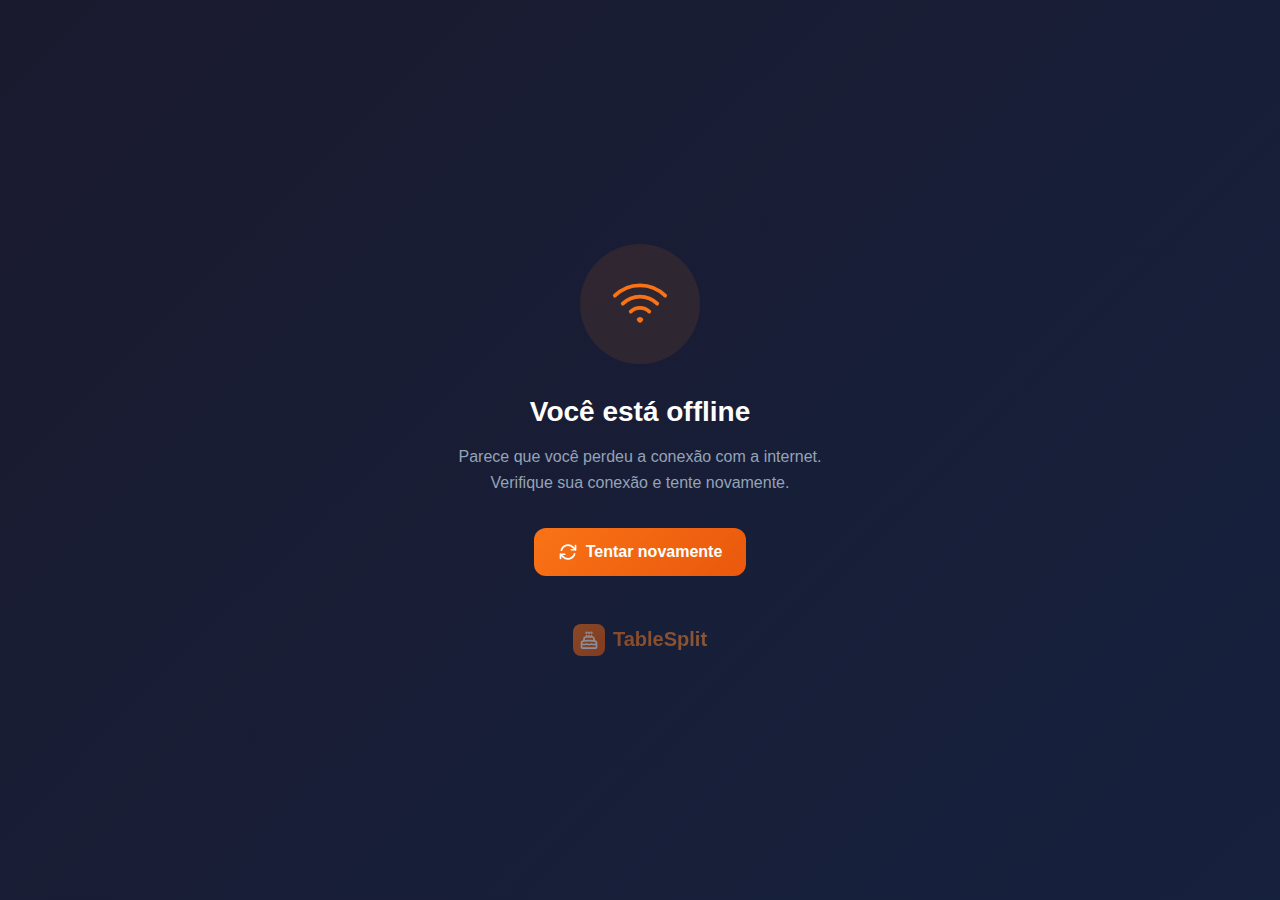
<file: src/main/resources/static/offline.html>
<!DOCTYPE html>
<html lang="pt-BR">
<head>
  <meta charset="UTF-8">
  <meta name="viewport" content="width=device-width, initial-scale=1.0">
  <title>Offline - TableSplit</title>
  <link rel="icon" type="image/png" href="/images/icons/favicon-v2.png">
  <style>
    * {
      margin: 0;
      padding: 0;
      box-sizing: border-box;
    }
    
    body {
      font-family: 'Inter', -apple-system, BlinkMacSystemFont, 'Segoe UI', Roboto, sans-serif;
      background: linear-gradient(135deg, #1a1a2e 0%, #16213e 100%);
      color: #fff;
      min-height: 100vh;
      display: flex;
      align-items: center;
      justify-content: center;
      padding: 2rem;
    }
    
    .offline-container {
      text-align: center;
      max-width: 400px;
    }
    
    .offline-icon {
      width: 120px;
      height: 120px;
      margin: 0 auto 2rem;
      background: rgba(249, 115, 22, 0.1);
      border-radius: 50%;
      display: flex;
      align-items: center;
      justify-content: center;
    }
    
    .offline-icon svg {
      width: 60px;
      height: 60px;
      stroke: #f97316;
    }
    
    h1 {
      font-size: 1.75rem;
      font-weight: 700;
      margin-bottom: 1rem;
      color: #fff;
    }
    
    p {
      color: #94a3b8;
      line-height: 1.6;
      margin-bottom: 2rem;
    }
    
    .retry-btn {
      display: inline-flex;
      align-items: center;
      gap: 0.5rem;
      padding: 0.875rem 1.5rem;
      background: linear-gradient(135deg, #f97316 0%, #ea580c 100%);
      color: #fff;
      font-weight: 600;
      font-size: 1rem;
      border: none;
      border-radius: 0.75rem;
      cursor: pointer;
      transition: transform 0.2s, box-shadow 0.2s;
    }
    
    .retry-btn:hover {
      transform: translateY(-2px);
      box-shadow: 0 8px 20px rgba(249, 115, 22, 0.3);
    }
    
    .retry-btn:active {
      transform: translateY(0);
    }
    
    .retry-btn svg {
      width: 20px;
      height: 20px;
    }
    
    .logo {
      margin-top: 3rem;
      display: flex;
      align-items: center;
      justify-content: center;
      gap: 0.5rem;
      opacity: 0.5;
    }
    
    .logo-icon {
      width: 32px;
      height: 32px;
      background: linear-gradient(135deg, #f97316 0%, #ea580c 100%);
      border-radius: 0.5rem;
      display: flex;
      align-items: center;
      justify-content: center;
    }
    
    .logo-icon svg {
      width: 20px;
      height: 20px;
      stroke: #fff;
    }
    
    .logo-text {
      font-size: 1.25rem;
      font-weight: 700;
      background: linear-gradient(135deg, #f97316 0%, #fb923c 100%);
      -webkit-background-clip: text;
      -webkit-text-fill-color: transparent;
    }
  </style>
</head>
<body>
  <div class="offline-container">
    <div class="offline-icon">
      <svg xmlns="http://www.w3.org/2000/svg" fill="none" viewBox="0 0 24 24" stroke-width="1.5" stroke="currentColor">
        <path stroke-linecap="round" stroke-linejoin="round" d="M8.288 15.038a5.25 5.25 0 017.424 0M5.106 11.856c3.807-3.808 9.98-3.808 13.788 0M1.924 8.674c5.565-5.565 14.587-5.565 20.152 0M12.53 18.22l-.53.53-.53-.53a.75.75 0 011.06 0z" />
      </svg>
    </div>
    
    <h1>Você está offline</h1>
    <p>Parece que você perdeu a conexão com a internet. Verifique sua conexão e tente novamente.</p>
    
    <button class="retry-btn" onclick="location.reload()">
      <svg xmlns="http://www.w3.org/2000/svg" fill="none" viewBox="0 0 24 24" stroke-width="2" stroke="currentColor">
        <path stroke-linecap="round" stroke-linejoin="round" d="M16.023 9.348h4.992v-.001M2.985 19.644v-4.992m0 0h4.992m-4.993 0l3.181 3.183a8.25 8.25 0 0013.803-3.7M4.031 9.865a8.25 8.25 0 0113.803-3.7l3.181 3.182m0-4.991v4.99" />
      </svg>
      Tentar novamente
    </button>
    
    <div class="logo">
      <div class="logo-icon">
        <svg xmlns="http://www.w3.org/2000/svg" fill="none" viewBox="0 0 24 24" stroke-width="2" stroke="currentColor">
          <path stroke-linecap="round" stroke-linejoin="round" d="M12 8.25v-1.5m0 1.5c-1.355 0-2.697.056-4.024.166C6.845 8.51 6 9.473 6 10.608v2.513m6-4.87c1.355 0 2.697.055 4.024.165C17.155 8.51 18 9.473 18 10.608v2.513m-3-4.87v-1.5m-6 1.5v-1.5m12 9.75l-1.5.75a3.354 3.354 0 01-3 0 3.354 3.354 0 00-3 0 3.354 3.354 0 01-3 0 3.354 3.354 0 00-3 0 3.354 3.354 0 01-3 0L3 16.5m15-3.38a48.474 48.474 0 00-6-.37c-2.032 0-4.034.125-6 .37m12 0c.39.049.777.102 1.163.16 1.07.16 1.837 1.094 1.837 2.175v5.17c0 .62-.504 1.124-1.125 1.124H4.125A1.125 1.125 0 013 20.625v-5.17c0-1.08.768-2.014 1.837-2.174A47.78 47.78 0 016 13.12M12.265 3.11a.375.375 0 11-.53 0L12 2.845l.265.265zm-3 0a.375.375 0 11-.53 0L9 2.845l.265.265zm6 0a.375.375 0 11-.53 0L15 2.845l.265.265z" />
        </svg>
      </div>
      <span class="logo-text">TableSplit</span>
    </div>
  </div>
</body>
</html>
</file>
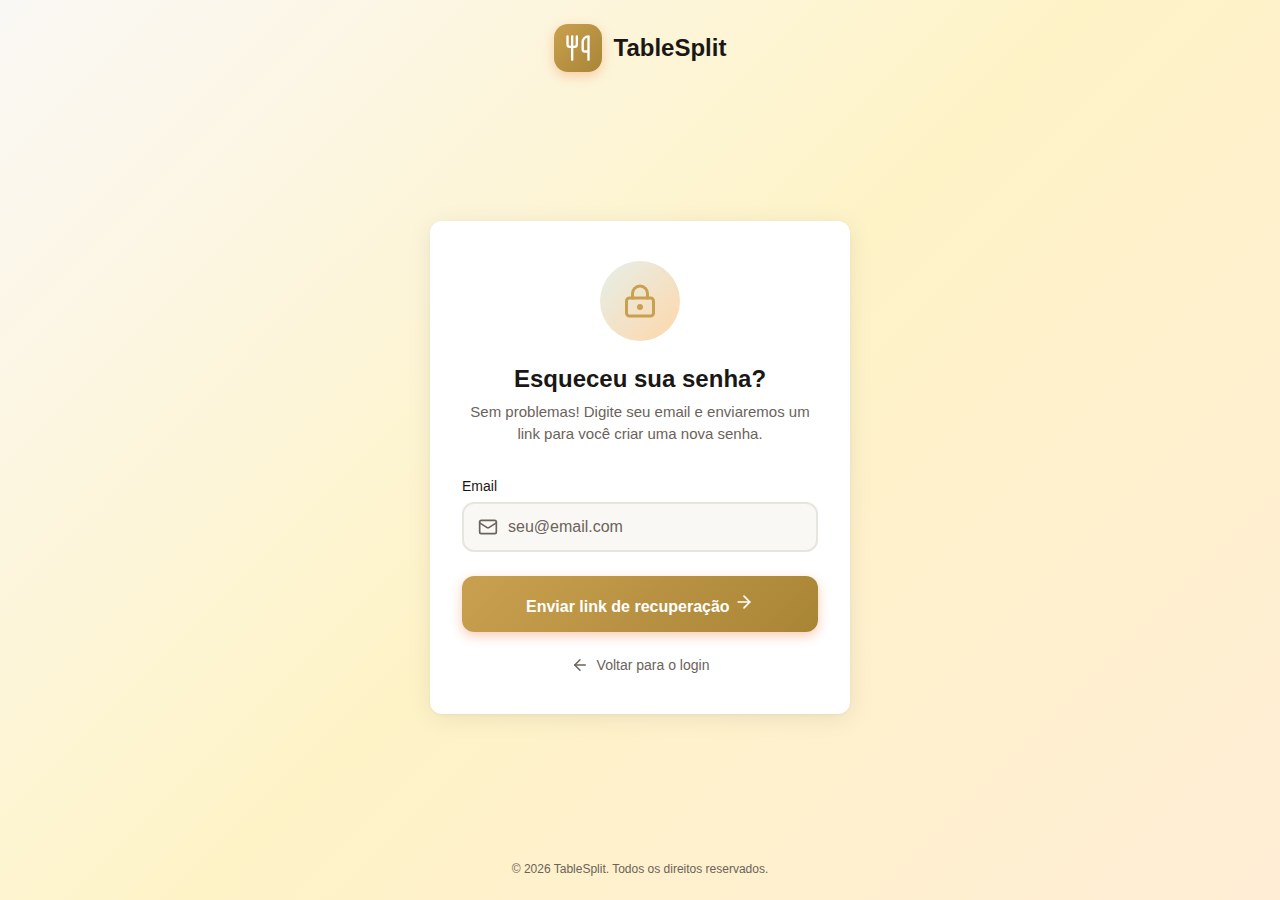
<file: src/main/resources/templates/forgot-password.html>
<!DOCTYPE html>
<html lang="pt-BR">
<head>
  <meta charset="UTF-8">
  <meta name="viewport" content="width=device-width, initial-scale=1.0">
  <title>Recuperar Senha - TableSplit</title>
  <style>
    :root {
      --background: #faf8f5;
      --foreground: #1a1714;

      --card: #ffffff;
      --card-foreground: #1a1714;

      --primary: #c9a050;
      --primary-dark: #a88535;
      --primary-foreground: #ffffff;

      --secondary: #efe6d8;
      --secondary-foreground: #5c4a2f;

      --muted: #f3efe9;
      --muted-foreground: #6b635a;

      --accent: #e6efe9;

      --border: #e8e4de;

      --success: #2d5a47;
      --error: #c45c5c;

      --radius: 12px;
    }

    * {
      margin: 0;
      padding: 0;
      box-sizing: border-box;
    }

    body {
      font-family: 'Inter', -apple-system, BlinkMacSystemFont, 'Segoe UI', Roboto, sans-serif;
      background: linear-gradient(135deg, var(--background) 0%, #FEF3C7 50%, #FFEDD5 100%);
      min-height: 100vh;
      display: flex;
      flex-direction: column;
    }

    /* Header */
    .auth-header {
      padding: 1.5rem;
      text-align: center;
    }

    .logo {
      display: inline-flex;
      align-items: center;
      gap: 0.75rem;
      text-decoration: none;
    }

    .logo-icon {
      width: 48px;
      height: 48px;
      background: linear-gradient(135deg, var(--primary) 0%, var(--primary-dark) 100%);
      border-radius: 14px;
      display: flex;
      align-items: center;
      justify-content: center;
      box-shadow: 0 4px 12px rgba(234, 88, 12, 0.25);
    }

    .logo-icon svg {
      width: 28px;
      height: 28px;
      color: white;
    }

    .logo-text {
      font-size: 1.5rem;
      font-weight: 700;
      color: var(--foreground);
    }

    /* Main */
    .auth-main {
      flex: 1;
      display: flex;
      align-items: center;
      justify-content: center;
      padding: 1.5rem;
    }

    .auth-container {
      width: 100%;
      max-width: 420px;
      animation: fadeIn 0.5s ease-out;
    }

    @keyframes fadeIn {
      from { opacity: 0; transform: translateY(20px); }
      to { opacity: 1; transform: translateY(0); }
    }

    /* Card */
    .auth-card {
      background: var(--card);
      border-radius: var(--radius);
      box-shadow: 0 4px 24px rgba(0, 0, 0, 0.08), 0 1px 3px rgba(0, 0, 0, 0.04);
      overflow: hidden;
    }

    .auth-card-body {
      padding: 2.5rem 2rem;
    }

    /* Icon */
    .lock-icon {
      width: 80px;
      height: 80px;
      margin: 0 auto 1.5rem;
      background: linear-gradient(135deg, var(--accent) 0%, #FED7AA 100%);
      border-radius: 50%;
      display: flex;
      align-items: center;
      justify-content: center;
    }

    .lock-icon svg {
      width: 36px;
      height: 36px;
      color: var(--primary);
    }

    /* Title */
    .auth-card h1 {
      font-size: 1.5rem;
      font-weight: 700;
      color: var(--foreground);
      text-align: center;
      margin-bottom: 0.5rem;
    }

    .auth-card .subtitle {
      font-size: 0.9375rem;
      color: var(--muted-foreground);
      text-align: center;
      line-height: 1.5;
      margin-bottom: 2rem;
    }

    /* Form */
    .form-group {
      margin-bottom: 1.5rem;
    }

    .form-group label {
      display: block;
      font-size: 0.875rem;
      font-weight: 500;
      color: var(--foreground);
      margin-bottom: 0.5rem;
    }

    .input-wrapper {
      position: relative;
    }

    .input-wrapper svg {
      position: absolute;
      left: 1rem;
      top: 50%;
      transform: translateY(-50%);
      width: 20px;
      height: 20px;
      color: var(--muted-foreground);
      pointer-events: none;
    }

    .form-input {
      width: 100%;
      padding: 0.875rem 1rem 0.875rem 2.75rem;
      font-size: 1rem;
      border: 2px solid var(--border);
      border-radius: var(--radius);
      background: var(--background);
      color: var(--foreground);
      transition: all 0.2s ease;
    }

    .form-input:focus {
      outline: none;
      border-color: var(--primary);
      background: white;
      box-shadow: 0 0 0 4px rgba(234, 88, 12, 0.1);
    }

    .form-input::placeholder {
      color: var(--muted-foreground);
    }

    /* Error state */
    .form-group.error .form-input {
      border-color: var(--error);
    }

    .form-error {
      font-size: 0.75rem;
      color: var(--error);
      margin-top: 0.5rem;
      display: none;
    }

    .form-group.error .form-error {
      display: block;
    }

    /* Button */
    .btn-primary {
      width: 100%;
      padding: 1rem;
      font-size: 1rem;
      font-weight: 600;
      color: white;
      background: linear-gradient(135deg, var(--primary) 0%, var(--primary-dark) 100%);
      border: none;
      border-radius: var(--radius);
      cursor: pointer;
      transition: all 0.2s ease;
      display: flex;
      align-items: center;
      justify-content: center;
      gap: 0.5rem;
      box-shadow: 0 4px 12px rgba(234, 88, 12, 0.3);
    }

    .btn-primary:hover {
      transform: translateY(-2px);
      box-shadow: 0 6px 20px rgba(234, 88, 12, 0.4);
    }

    .btn-primary:disabled {
      opacity: 0.6;
      cursor: not-allowed;
      transform: none;
    }

    .btn-primary svg {
      width: 20px;
      height: 20px;
    }

    /* Loading */
    .btn-primary.loading .btn-content {
      display: none;
    }

    .btn-primary .spinner {
      display: none;
    }

    .btn-primary.loading .spinner {
      display: block;
      width: 20px;
      height: 20px;
      border: 2px solid rgba(255, 255, 255, 0.3);
      border-top-color: white;
      border-radius: 50%;
      animation: spin 0.8s linear infinite;
    }

    @keyframes spin {
      to { transform: rotate(360deg); }
    }

    /* Back link */
    .back-link {
      display: flex;
      align-items: center;
      justify-content: center;
      gap: 0.5rem;
      margin-top: 1.5rem;
      font-size: 0.875rem;
      color: var(--muted-foreground);
      text-decoration: none;
      transition: color 0.2s ease;
    }

    .back-link:hover {
      color: var(--primary);
    }

    .back-link svg {
      width: 18px;
      height: 18px;
    }

    /* Success state */
    .success-state {
      display: none;
      text-align: center;
    }

    .success-state.active {
      display: block;
    }

    .request-form.hidden {
      display: none;
    }

    .success-icon {
      width: 80px;
      height: 80px;
      margin: 0 auto 1.5rem;
      background: linear-gradient(135deg, #DCFCE7 0%, #BBF7D0 100%);
      border-radius: 50%;
      display: flex;
      align-items: center;
      justify-content: center;
      animation: scaleIn 0.5s ease-out;
    }

    @keyframes scaleIn {
      from { transform: scale(0); }
      to { transform: scale(1); }
    }

    .success-icon svg {
      width: 36px;
      height: 36px;
      color: var(--success);
    }

    .success-state h2 {
      font-size: 1.5rem;
      font-weight: 700;
      color: var(--foreground);
      margin-bottom: 0.75rem;
    }

    .success-state p {
      font-size: 0.9375rem;
      color: var(--muted-foreground);
      line-height: 1.5;
      margin-bottom: 1.5rem;
    }

    .email-sent {
      display: inline-block;
      font-weight: 600;
      color: var(--foreground);
      background: var(--accent);
      padding: 0.25rem 0.75rem;
      border-radius: 6px;
    }

    .resend-info {
      font-size: 0.8125rem;
      color: var(--muted-foreground);
      margin-top: 1.5rem;
      padding-top: 1.5rem;
      border-top: 1px solid var(--border);
    }

    .resend-info a {
      color: var(--primary);
      font-weight: 500;
      text-decoration: none;
    }

    .resend-info a:hover {
      text-decoration: underline;
    }

    /* Footer */
    .auth-footer {
      padding: 1.5rem;
      text-align: center;
    }

    .auth-footer p {
      font-size: 0.75rem;
      color: var(--muted-foreground);
    }
  </style>
</head>
<body>
  <!-- Header -->
  <header class="auth-header">
    <a href="/" class="logo">
      <div class="logo-icon">
        <svg xmlns="http://www.w3.org/2000/svg" viewBox="0 0 24 24" fill="none" stroke="currentColor" stroke-width="2" stroke-linecap="round" stroke-linejoin="round">
          <path d="M3 2v7c0 1.1.9 2 2 2h4a2 2 0 0 0 2-2V2"/>
          <path d="M7 2v20"/>
          <path d="M21 15V2a5 5 0 0 0-5 5v6c0 1.1.9 2 2 2h3Zm0 0v7"/>
        </svg>
      </div>
      <span class="logo-text">TableSplit</span>
    </a>
  </header>

  <!-- Main -->
  <main class="auth-main">
    <div class="auth-container">
      <div class="auth-card">
        <div class="auth-card-body">
          <!-- Request form -->
          <div class="request-form" id="requestForm">
            <div class="lock-icon">
              <svg xmlns="http://www.w3.org/2000/svg" viewBox="0 0 24 24" fill="none" stroke="currentColor" stroke-width="2" stroke-linecap="round" stroke-linejoin="round">
                <circle cx="12" cy="16" r="1"/>
                <rect x="3" y="10" width="18" height="12" rx="2"/>
                <path d="M7 10V7a5 5 0 0 1 10 0v3"/>
              </svg>
            </div>

            <h1>Esqueceu sua senha?</h1>
            <p class="subtitle">
              Sem problemas! Digite seu email e enviaremos um link para você criar uma nova senha.
            </p>

            <form onsubmit="handleSubmit(event)">
              <div class="form-group" id="emailGroup">
                <label for="email">Email</label>
                <div class="input-wrapper">
                  <svg xmlns="http://www.w3.org/2000/svg" viewBox="0 0 24 24" fill="none" stroke="currentColor" stroke-width="2" stroke-linecap="round" stroke-linejoin="round">
                    <rect width="20" height="16" x="2" y="4" rx="2"/>
                    <path d="m22 7-8.97 5.7a1.94 1.94 0 0 1-2.06 0L2 7"/>
                  </svg>
                  <input 
                    type="email" 
                    id="email" 
                    class="form-input" 
                    placeholder="seu@email.com"
                    required
                  >
                </div>
                <p class="form-error">Por favor, insira um email válido</p>
              </div>

              <button type="submit" class="btn-primary" id="submitBtn">
                <span class="btn-content">
                  Enviar link de recuperação
                  <svg xmlns="http://www.w3.org/2000/svg" viewBox="0 0 24 24" fill="none" stroke="currentColor" stroke-width="2" stroke-linecap="round" stroke-linejoin="round">
                    <path d="M5 12h14"/>
                    <path d="m12 5 7 7-7 7"/>
                  </svg>
                </span>
                <div class="spinner"></div>
              </button>
            </form>

            <a href="/login" class="back-link">
              <svg xmlns="http://www.w3.org/2000/svg" viewBox="0 0 24 24" fill="none" stroke="currentColor" stroke-width="2" stroke-linecap="round" stroke-linejoin="round">
                <path d="m12 19-7-7 7-7"/>
                <path d="M19 12H5"/>
              </svg>
              Voltar para o login
            </a>
          </div>

          <!-- Success state -->
          <div class="success-state" id="successState">
            <div class="success-icon">
              <svg xmlns="http://www.w3.org/2000/svg" viewBox="0 0 24 24" fill="none" stroke="currentColor" stroke-width="2" stroke-linecap="round" stroke-linejoin="round">
                <path d="M20 6 9 17l-5-5"/>
              </svg>
            </div>

            <h2>Email enviado!</h2>
            <p>
              Enviamos um link de recuperação para<br>
              <span class="email-sent" id="sentEmail">joao@email.com</span>
            </p>

            <a href="/login" class="btn-primary" style="text-decoration: none;">
              <span class="btn-content">
                Ir para o login
              </span>
            </a>

            <p class="resend-info">
              Não recebeu? Verifique sua pasta de spam ou 
              <a href="#" onclick="resetForm()">tente novamente</a>
            </p>
          </div>
        </div>
      </div>
    </div>
  </main>

  <!-- Footer -->
  <footer class="auth-footer">
    <p>&copy; 2026 TableSplit. Todos os direitos reservados.</p>
  </footer>

  <script>
    function handleSubmit(event) {
      event.preventDefault();
      
      const email = document.getElementById('email').value.trim();
      const emailGroup = document.getElementById('emailGroup');
      const btn = document.getElementById('submitBtn');
      
      // Reset error
      emailGroup.classList.remove('error');
      
      // Validate email
      const emailRegex = /^[^\s@]+@[^\s@]+\.[^\s@]+$/;
      if (!emailRegex.test(email)) {
        emailGroup.classList.add('error');
        return;
      }
      
      // Show loading
      btn.classList.add('loading');
      btn.disabled = true;
      
      // Simulate API call
      setTimeout(() => {
        btn.classList.remove('loading');
        btn.disabled = false;
        
        // Show success
        document.getElementById('sentEmail').textContent = email;
        document.getElementById('requestForm').classList.add('hidden');
        document.getElementById('successState').classList.add('active');
      }, 1500);
    }

    function resetForm() {
      document.getElementById('requestForm').classList.remove('hidden');
      document.getElementById('successState').classList.remove('active');
      document.getElementById('email').value = '';
    }
  </script>
</body>
</html>
</file>
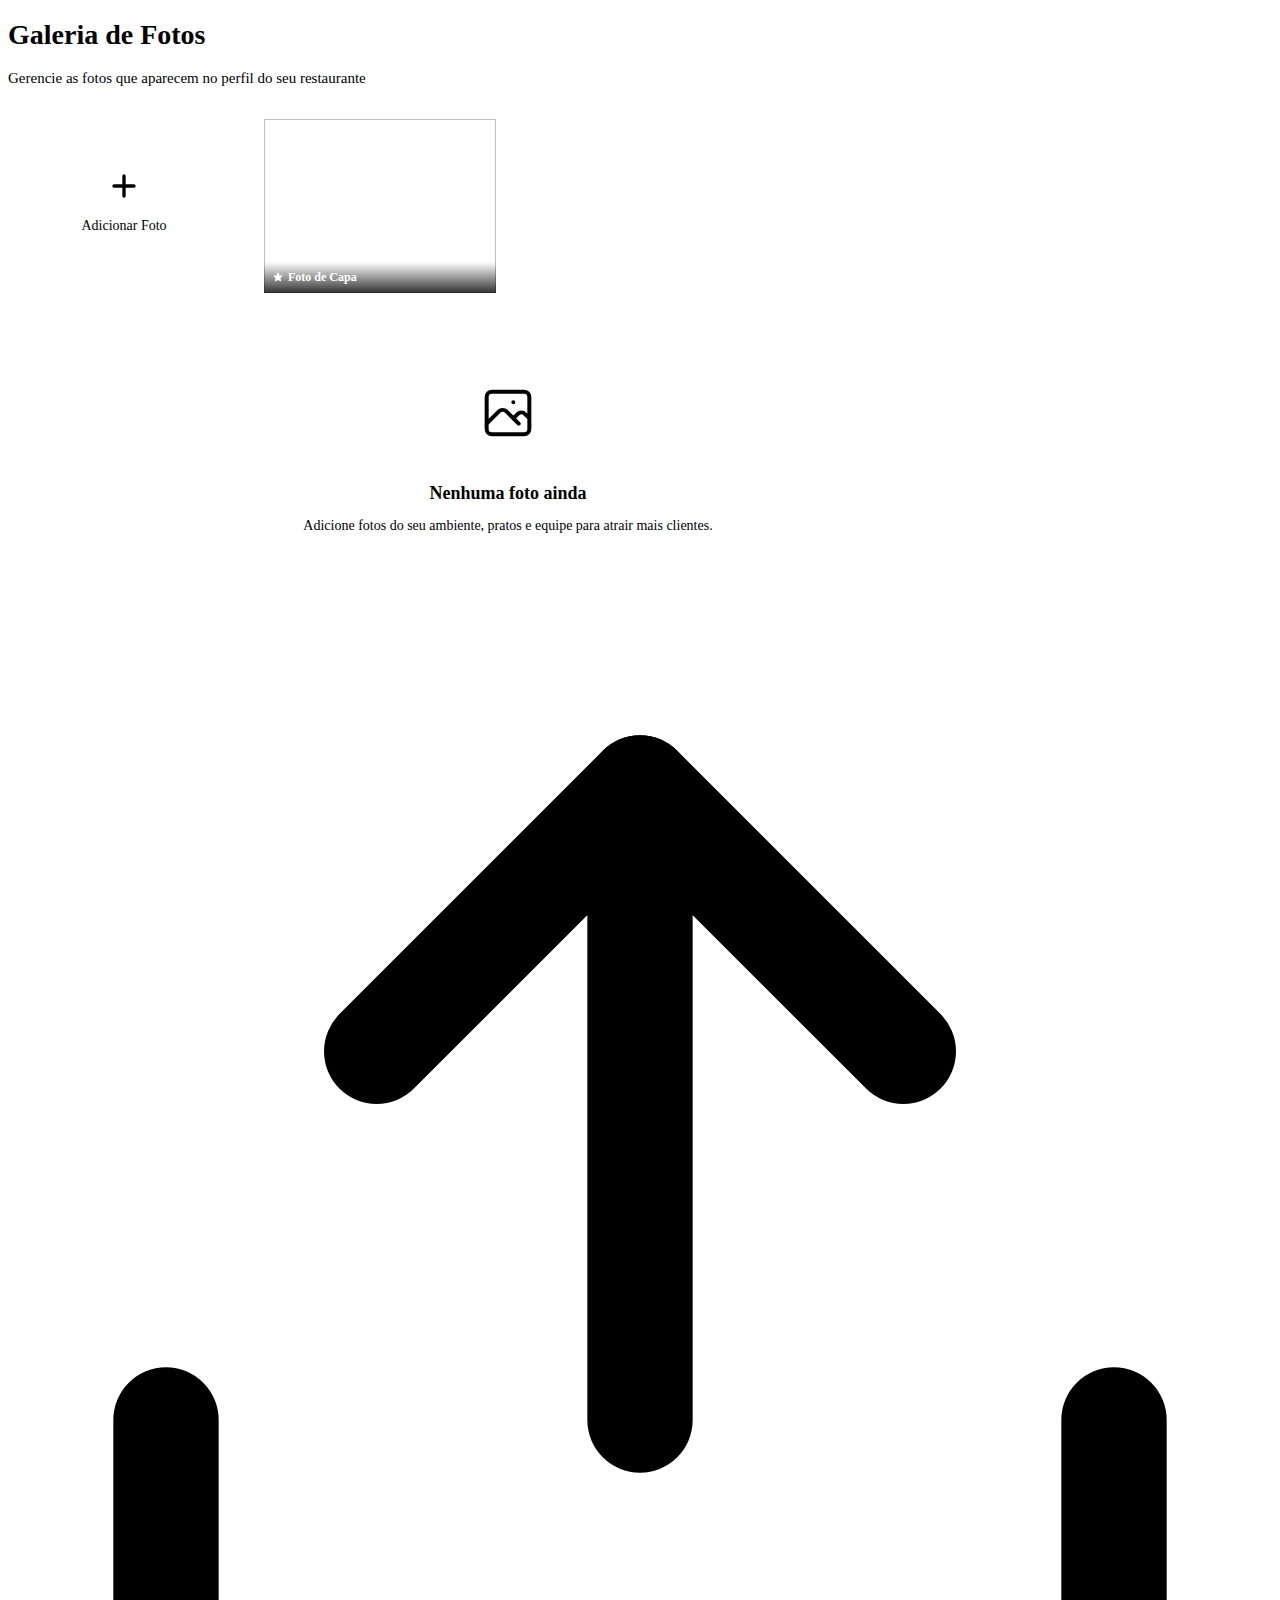
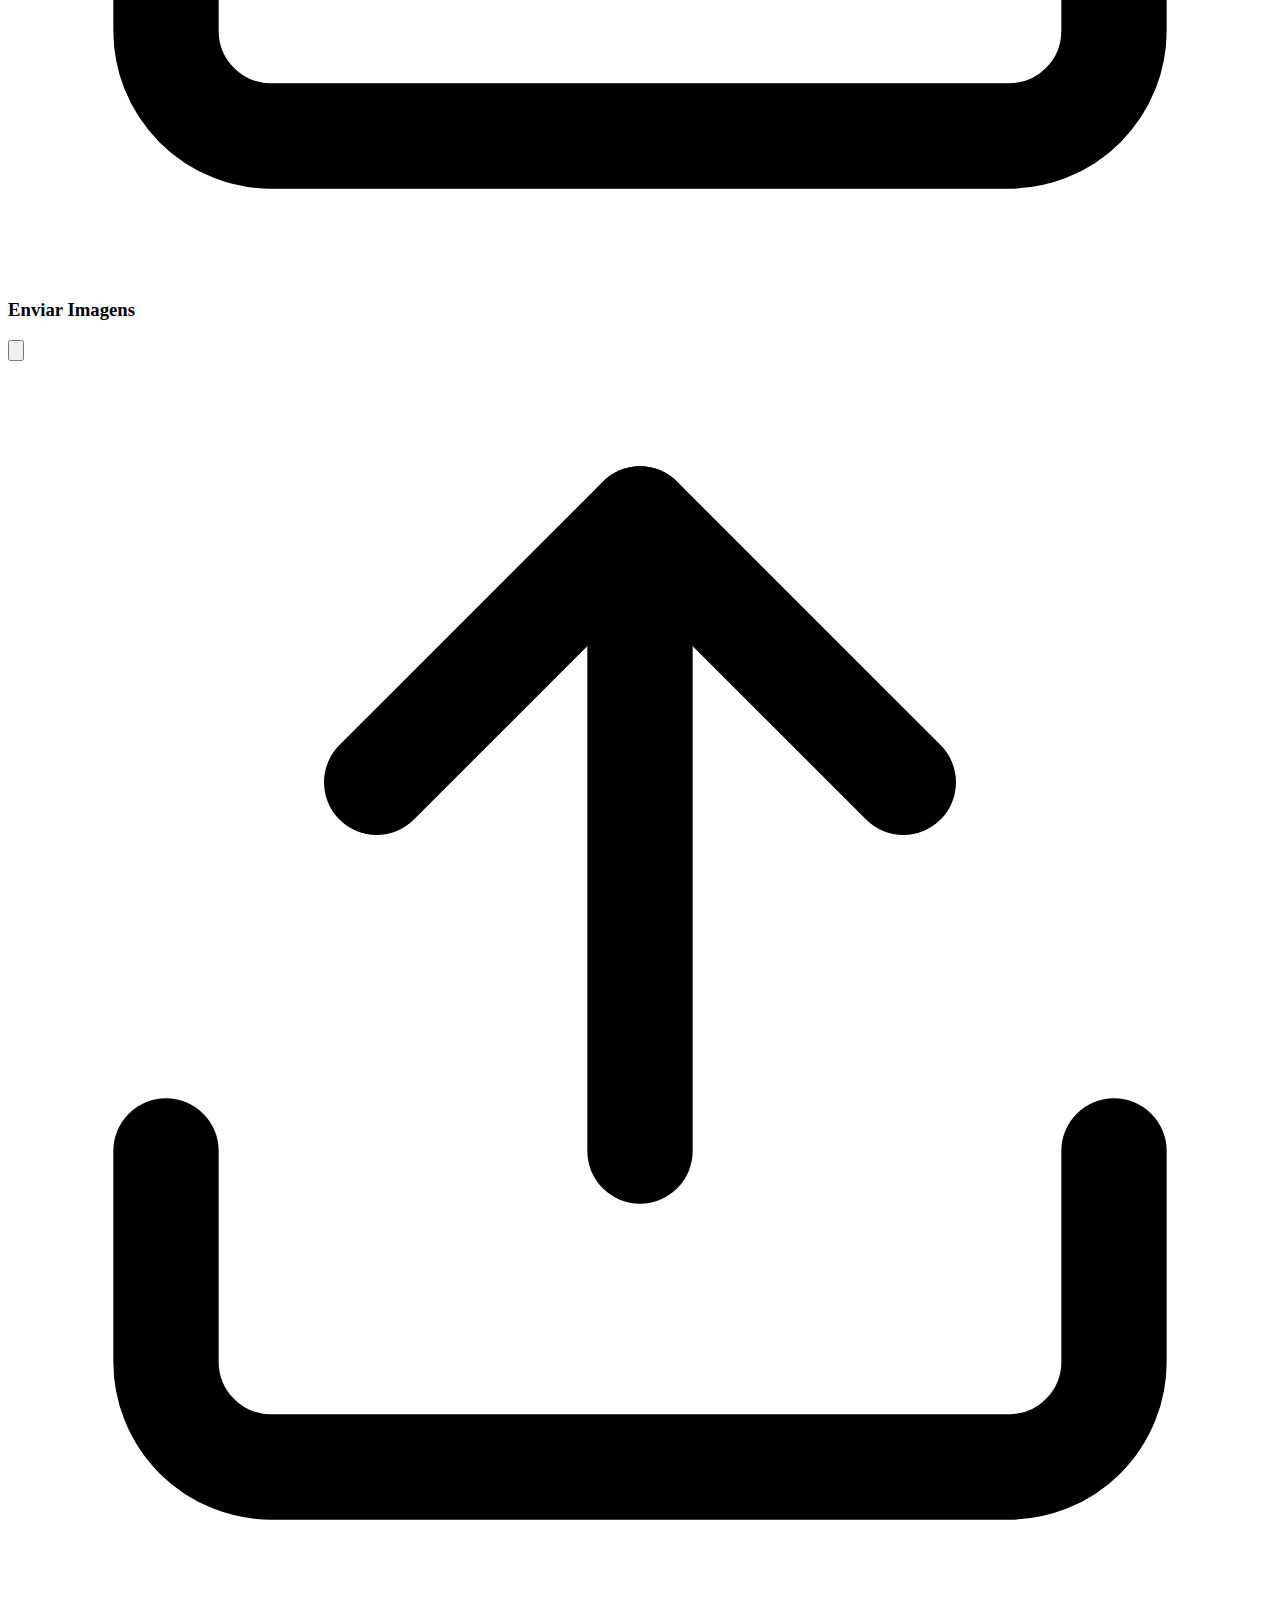
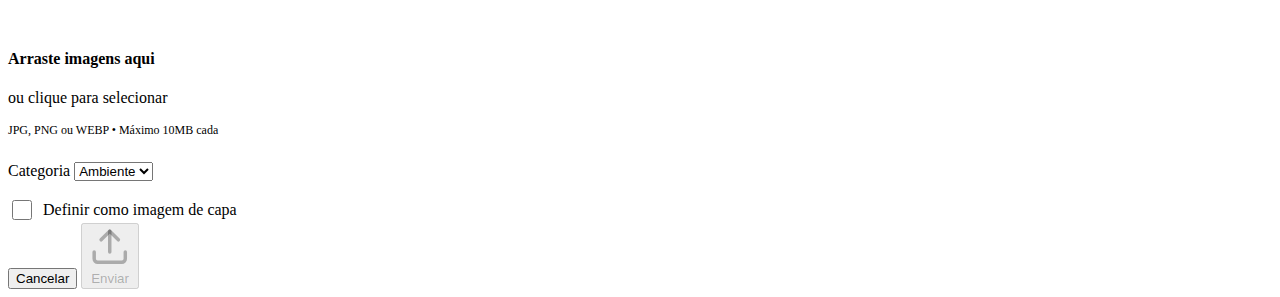
<file: src/main/resources/templates/gallery.html>
<!DOCTYPE html>
<html lang="pt-BR">

<head>
  <meta charset="UTF-8">
  <meta name="viewport" content="width=device-width, initial-scale=1.0">
  <title th:text="#{page.gallery.title}">Galeria de Fotos</title>
  <link rel="preconnect" href="https://fonts.googleapis.com">
  <link rel="preconnect" href="https://fonts.gstatic.com" crossorigin>
  <link href="https://fonts.googleapis.com/css2?family=Inter:wght@400;500;600;700&display=swap" rel="stylesheet">
  <link rel="stylesheet" th:href="@{/css/style.css}">
  <style>
    .page-title {
      font-size: 1.75rem;
      font-weight: 700;
      color: var(--foreground);
    }

    .page-subtitle {
      font-size: 0.9375rem;
      color: var(--muted-foreground);
      margin-top: 0.25rem;
    }
    
    .gallery-layout {
      max-width: 1000px;
    }

    .gallery-grid {
      display: grid;
      grid-template-columns: repeat(2, 1fr);
      gap: 1.5rem;
      margin-top: 1.5rem;
    }

    @media (min-width: 640px) {
      .gallery-grid {
        grid-template-columns: repeat(3, 1fr);
      }
    }

    @media (min-width: 1024px) {
      .gallery-grid {
        grid-template-columns: repeat(4, 1fr);
      }
    }

    .gallery-card {
      position: relative;
      aspect-ratio: 4/3;
      background: var(--card);
      border: 1px solid var(--border);
      border-radius: var(--radius-lg);
      overflow: hidden;
      transition: all 0.2s;
    }

    .gallery-card:hover {
      transform: translateY(-4px);
      box-shadow: var(--shadow-lg);
    }

    .gallery-card img {
      width: 100%;
      height: 100%;
      object-fit: cover;
    }

    .gallery-card-actions {
      position: absolute;
      top: 0.5rem;
      right: 0.5rem;
      display: flex;
      gap: 0.5rem;
      opacity: 0;
      transition: opacity 0.2s;
    }

    .gallery-card:hover .gallery-card-actions {
      opacity: 1;
    }

    .gallery-action-btn {
      width: 2rem;
      height: 2rem;
      border-radius: var(--radius);
      border: none;
      display: flex;
      align-items: center;
      justify-content: center;
      cursor: pointer;
      color: white;
      backdrop-filter: blur(4px);
    }

    .gallery-action-btn.delete {
      background: rgba(239, 68, 68, 0.8);
    }

    .gallery-action-btn.delete:hover {
      background: rgb(239, 68, 68);
    }

    .gallery-action-btn.star {
      background: rgba(0, 0, 0, 0.5);
    }

    .gallery-action-btn.star:hover {
      background: rgba(0, 0, 0, 0.8);
    }

    .gallery-action-btn.star.active {
      background: var(--primary);
      color: white;
    }

    .cover-badge {
      position: absolute;
      bottom: 0;
      left: 0;
      right: 0;
      padding: 0.5rem;
      background: linear-gradient(to top, rgba(0, 0, 0, 0.8), transparent);
      color: white;
      font-size: 0.75rem;
      font-weight: 600;
      display: flex;
      align-items: center;
      gap: 0.25rem;
    }

    .upload-card {
      aspect-ratio: 4/3;
      border: 2px dashed var(--border);
      border-radius: var(--radius-lg);
      display: flex;
      flex-direction: column;
      align-items: center;
      justify-content: center;
      gap: 0.75rem;
      cursor: pointer;
      color: var(--muted);
      transition: all 0.2s;
    }

    .upload-card:hover {
      border-color: var(--primary);
      color: var(--primary);
      background: var(--background-secondary);
    }

    .upload-card svg {
      width: 2.5rem;
      height: 2.5rem;
    }

    .upload-card span {
      font-weight: 500;
      font-size: 0.875rem;
    }

    .empty-gallery {
      text-align: center;
      padding: 4rem 2rem;
      background: var(--card);
      border: 1px solid var(--border);
      border-radius: var(--radius-lg);
      grid-column: 1 / -1;
    }

    .empty-gallery svg {
      width: 4rem;
      height: 4rem;
      color: var(--muted);
      margin-bottom: 1rem;
    }

    .empty-gallery h3 {
      font-size: 1.125rem;
      font-weight: 600;
      margin-bottom: 0.5rem;
    }

    .empty-gallery p {
      color: var(--muted);
      font-size: 0.875rem;
    }
  </style>
</head>

<body>
  <div th:insert="~{components/sidebar :: sidebar(#{page.gallery.header.title}, ~{})}"></div>

  <!-- Main Content -->
  <main class="main-content">
    <div class="dashboard-body">
      <div class="gallery-layout">
        <div th:replace="~{components/alert :: alert}"></div>

        <div class="section-header" style="margin-bottom: 2rem;">
          <div th:if="${false}">
            <h1 class="page-title" th:text="#{page.gallery.title}">Galeria de Fotos</h1>
            <p class="page-subtitle" th:text="#{page.gallery.subtitle}">Gerencie as fotos que aparecem no perfil do seu restaurante</p>
          </div>
        </div>

        <div class="gallery-grid" id="galleryGrid">
          <!-- Upload Card -->
          <div class="upload-card" onclick="document.getElementById('fileInput').click()">
            <svg xmlns="http://www.w3.org/2000/svg" fill="none" viewBox="0 0 24 24" stroke="currentColor">
              <path stroke-linecap="round" stroke-linejoin="round" stroke-width="2" d="M12 6v6m0 0v6m0-6h6m-6 0H6" />
            </svg>
            <span th:text="#{page.gallery.add.photo}">Adicionar Foto</span>
            <form th:action="@{/gallery}" method="post" enctype="multipart/form-data" id="uploadForm">
              <input type="file" id="fileInput" name="file" style="display: none;" onchange="showLoading('Adicionando imagem'); this.form.submit()">
            </form>
          </div>

          <!-- Gallery Items -->
          <div th:each="image : ${images}" class="gallery-card" th:classappend="${image.cover} ? 'cover' : ''">
            <img th:src="${image.name}" th:alt="#{page.gallery.photo.alt}">
            
            <div class="gallery-card-actions">
              <!-- Set as Cover -->
              <form th:action="@{/gallery/{id}/cover(id=${image.id})}" th:method="post">
                <input type="hidden" name="isCover" th:value="${!image.cover}">
                <button type="submit" class="gallery-action-btn star" th:classappend="${image.cover} ? 'active' : ''" th:title="#{page.gallery.action.cover}">
                  <svg xmlns="http://www.w3.org/2000/svg" width="16" height="16" viewBox="0 0 24 24" fill="none" stroke="currentColor" stroke-width="2" stroke-linecap="round" stroke-linejoin="round">
                    <polygon points="12 2 15.09 8.26 22 9.27 17 14.14 18.18 21.02 12 17.77 5.82 21.02 7 14.14 2 9.27 8.91 8.26 12 2"></polygon>
                  </svg>
                </button>
              </form>

              <!-- Delete -->
              <form th:action="@{/gallery/{id}/delete(id=${image.id})}" th:method="post" onsubmit="showLoading('Removendo imagem'); return confirm('Tem certeza que deseja excluir esta foto?');">
                <button type="submit" class="gallery-action-btn delete" th:title="#{page.gallery.action.delete}">
                  <svg xmlns="http://www.w3.org/2000/svg" width="16" height="16" viewBox="0 0 24 24" fill="none" stroke="currentColor" stroke-width="2" stroke-linecap="round" stroke-linejoin="round">
                    <polyline points="3 6 5 6 21 6"></polyline>
                    <path d="M19 6v14a2 2 0 0 1-2 2H7a2 2 0 0 1-2-2V6m3 0V4a2 2 0 0 1 2-2h4a2 2 0 0 1 2 2v2"></path>
                    <line x1="10" y1="11" x2="10" y2="17"></line>
                    <line x1="14" y1="11" x2="14" y2="17"></line>
                  </svg>
                </button>
              </form>
            </div>

            <div th:if="${image.cover}" class="cover-badge">
              <svg xmlns="http://www.w3.org/2000/svg" width="12" height="12" viewBox="0 0 24 24" fill="currentColor">
                <polygon points="12 2 15.09 8.26 22 9.27 17 14.14 18.18 21.02 12 17.77 5.82 21.02 7 14.14 2 9.27 8.91 8.26 12 2"></polygon>
              </svg>
              <span th:text="#{page.gallery.cover.label}">Foto de Capa</span>
            </div>
          </div>

          <!-- Empty State -->
          <div th:if="${images.isEmpty()}" class="empty-gallery">
            <svg xmlns="http://www.w3.org/2000/svg" fill="none" viewBox="0 0 24 24" stroke="currentColor">
              <path stroke-linecap="round" stroke-linejoin="round" stroke-width="1.5" d="M4 16l4.586-4.586a2 2 0 012.828 0L16 16m-2-2l1.586-1.586a2 2 0 012.828 0L20 14m-6-6h.01M6 20h12a2 2 0 002-2V6a2 2 0 00-2-2H6a2 2 0 00-2 2v12a2 2 0 002 2z" />
            </svg>
            <h3 th:text="#{page.gallery.empty.title}">Nenhuma foto ainda</h3>
            <p th:text="#{page.gallery.empty.subtitle}">Adicione fotos do seu ambiente, pratos e equipe para atrair mais clientes.</p>
          </div>
        </div>
      </div>
    </div>
  </main>
</body>

<!-- Upload Modal -->
<div class="modal-overlay" id="uploadModal" onclick="closeUploadModal(event)">
  <div class="modal" onclick="event.stopPropagation()">
    <div class="modal-header">
      <h3 class="modal-title">
        <svg xmlns="http://www.w3.org/2000/svg" viewBox="0 0 24 24" fill="none" stroke="currentColor" stroke-width="2" stroke-linecap="round" stroke-linejoin="round"><path d="M21 15v4a2 2 0 0 1-2 2H5a2 2 0 0 1-2-2v-4"/><polyline points="17 8 12 3 7 8"/><line x1="12" x2="12" y1="3" y2="15"/></svg>
        Enviar Imagens
      </h3>
      <button class="modal-close" onclick="closeUploadModal()">
        <svg xmlns="http://www.w3.org/2000/svg" viewBox="0 0 24 24" fill="none" stroke="currentColor" stroke-width="2" stroke-linecap="round" stroke-linejoin="round"><line x1="18" y1="6" x2="6" y2="18"/><line x1="6" y1="6" x2="18" y2="18"/></svg>
      </button>
    </div>
    <div class="modal-body">
      <div class="upload-area" id="uploadArea" onclick="document.getElementById('fileInput').click()">
        <svg xmlns="http://www.w3.org/2000/svg" viewBox="0 0 24 24" fill="none" stroke="currentColor" stroke-width="2" stroke-linecap="round" stroke-linejoin="round"><path d="M21 15v4a2 2 0 0 1-2 2H5a2 2 0 0 1-2-2v-4"/><polyline points="17 8 12 3 7 8"/><line x1="12" x2="12" y1="3" y2="15"/></svg>
        <h4>Arraste imagens aqui</h4>
        <p>ou <span class="browse-link">clique para selecionar</span></p>
        <p style="font-size: 0.75rem; margin-top: 0.5rem;">JPG, PNG ou WEBP • Máximo 10MB cada</p>
      </div>
      <input type="file" id="fileInput" multiple accept="image/*" style="display: none;" onchange="handleFileSelect(event)">

      <div class="upload-preview" id="uploadPreview" style="display: none;">
        <div class="upload-preview-list" id="previewList"></div>
      </div>

      <div class="form-group" style="margin-top: 1.5rem;">
        <label class="form-label">Categoria</label>
        <select class="form-select" id="uploadCategory">
          <option value="ambiente">Ambiente</option>
          <option value="pratos">Pratos</option>
          <option value="bebidas">Bebidas</option>
          <option value="equipe">Equipe</option>
          <option value="eventos">Eventos</option>
        </select>
      </div>
      <div class="form-group" style="margin-top: 1rem; display: flex; align-items: center; gap: 0.5rem;">
        <input type="checkbox" id="uploadCover" style="width: 1.25rem; height: 1.25rem; cursor: pointer;">
        <label for="uploadCover" class="form-label" style="margin-bottom: 0; cursor: pointer;">Definir como imagem de capa</label>
      </div>
    </div>
    <div class="modal-footer">
      <button class="btn btn-secondary" onclick="closeUploadModal()">Cancelar</button>
      <button class="btn btn-primary" onclick="uploadImages()" id="uploadBtn" disabled>
        <svg xmlns="http://www.w3.org/2000/svg" viewBox="0 0 24 24" fill="none" stroke="currentColor" stroke-width="2" stroke-linecap="round" stroke-linejoin="round"><path d="M21 15v4a2 2 0 0 1-2 2H5a2 2 0 0 1-2-2v-4"/><polyline points="17 8 12 3 7 8"/><line x1="12" x2="12" y1="3" y2="15"/></svg>
        Enviar
      </button>
    </div>
  </div>
</div>
<script>
  // Upload Modal
  let selectedFiles = [];

  function openUploadModal() {
    document.getElementById('uploadModal').classList.add('active');
    selectedFiles = [];
    document.getElementById('previewList').innerHTML = '';
    document.getElementById('uploadPreview').style.display = 'none';
    document.getElementById('uploadBtn').disabled = true;
  }

  function closeUploadModal(event) {
    if (event && event.target !== event.currentTarget) return;
    document.getElementById('uploadModal').classList.remove('active');
  }

  function handleFileSelect(event) {
    const files = Array.from(event.target.files);
    addFilesToPreview(files);
  }

  function addFilesToPreview(files) {
    files.forEach(file => {
      if (file.type.startsWith('image/') && file.size <= 10 * 1024 * 1024) {
        selectedFiles.push(file);

        const reader = new FileReader();
        reader.onload = (e) => {
          const previewList = document.getElementById('previewList');
          const item = document.createElement('div');
          item.className = 'preview-item';
          item.innerHTML = `
              <img src="${e.target.result}" alt="${file.name}" class="preview-thumb">
              <div class="preview-info">
                <div class="preview-name">${file.name}</div>
                <div class="preview-size">${formatFileSize(file.size)}</div>
              </div>
              <button class="preview-remove" onclick="removePreviewFile(${selectedFiles.length - 1})">
                <svg xmlns="http://www.w3.org/2000/svg" viewBox="0 0 24 24" fill="none" stroke="currentColor" stroke-width="2" stroke-linecap="round" stroke-linejoin="round"><line x1="18" y1="6" x2="6" y2="18"/><line x1="6" y1="6" x2="18" y2="18"/></svg>
              </button>
            `;
          previewList.appendChild(item);
        };
        reader.readAsDataURL(file);
      }
    });

    document.getElementById('uploadPreview').style.display = selectedFiles.length > 0 ? 'block' : 'none';
    document.getElementById('uploadBtn').disabled = selectedFiles.length === 0;
  }

  function removePreviewFile(index) {
    selectedFiles.splice(index, 1);
    const previewList = document.getElementById('previewList');
    previewList.children[index].remove();
    document.getElementById('uploadPreview').style.display = selectedFiles.length > 0 ? 'block' : 'none';
    document.getElementById('uploadBtn').disabled = selectedFiles.length === 0;
  }

  function formatFileSize(bytes) {
    if (bytes < 1024) return bytes + ' B';
    if (bytes < 1024 * 1024) return (bytes / 1024).toFixed(1) + ' KB';
    return (bytes / (1024 * 1024)).toFixed(1) + ' MB';
  }

  function uploadImages() {
    if (selectedFiles.length === 0) return;
    showLoading('Adicionando imagem');
    const category = document.getElementById('uploadCategory').value;
    const isCover = document.getElementById('uploadCover').checked;
    const file = selectedFiles[0]; // Sending first file for now

    const formData = new FormData();
    formData.append('file', file);
    formData.append('cover', isCover);

    const uploadBtn = document.getElementById('uploadBtn');
    uploadBtn.disabled = true;
    uploadBtn.innerHTML = 'Enviando...';

    fetch('/gallery', {
      method: 'POST',
      body: formData
    }).then(response => {
      if (response.redirected) {
        window.location.href = response.url;
      } else {
        window.location.reload();
      }
    }).catch(error => {
      console.error('Error uploading:', error);
      alert('Erro ao enviar imagem');
      uploadBtn.disabled = false;
      uploadBtn.innerHTML = 'Enviar';
    });
  }
</script>
<!-- Loading Overlay -->
<script th:src="@{/js/loading.js}"></script>
</html>
</file>
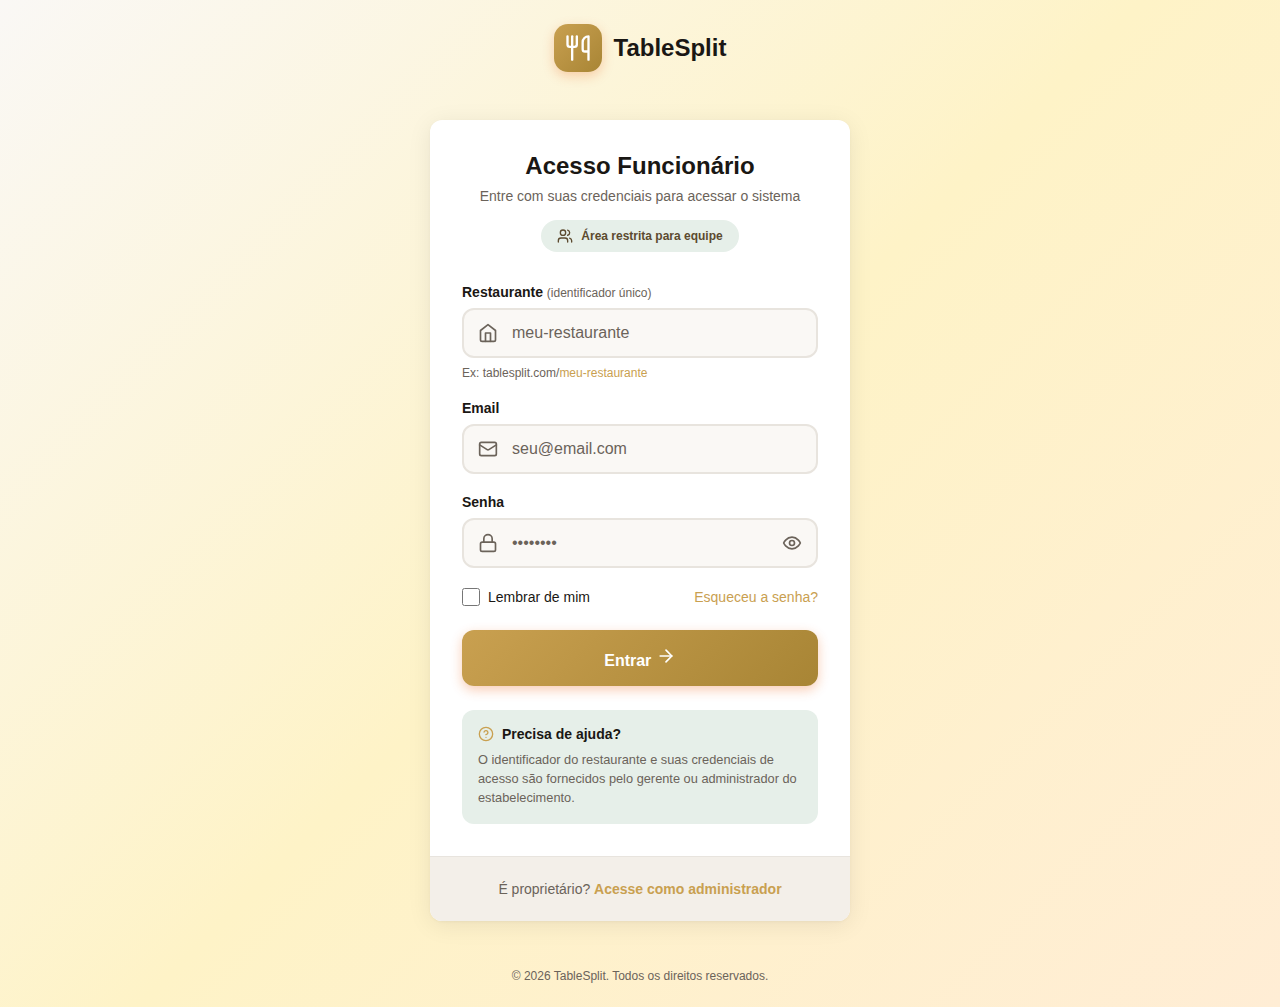
<file: src/main/resources/templates/login-staff.html>
<!DOCTYPE html>
<html lang="pt-BR">
<head>
  <meta charset="UTF-8">
  <meta name="viewport" content="width=device-width, initial-scale=1.0">
  <title>Login Funcionário - TableSplit</title>
  <link rel="icon" type="image/png" href="https://mochausercontent.com/e63f87c6-1d6d-4ec6-b4a6-7c0bcafe05fb/tablesplit-logo-orange.png">
  <style>
    :root {
      --background: #faf8f5;
      --foreground: #1a1714;

      --card: #ffffff;
      --card-foreground: #1a1714;

      --primary: #c9a050;
      --primary-dark: #a88535;
      --primary-foreground: #ffffff;

      --secondary: #efe6d8;
      --secondary-foreground: #5c4a2f;

      --muted: #f3efe9;
      --muted-foreground: #6b635a;

      --accent: #e6efe9;

      --border: #e8e4de;

      --success: #2d5a47;
      --error: #c45c5c;

      --radius: 12px;
    }

    * {
      margin: 0;
      padding: 0;
      box-sizing: border-box;
    }

    body {
      font-family: 'Inter', -apple-system, BlinkMacSystemFont, 'Segoe UI', Roboto, sans-serif;
      background: linear-gradient(135deg, var(--background) 0%, #FEF3C7 50%, #FFEDD5 100%);
      min-height: 100vh;
      display: flex;
      flex-direction: column;
    }

    /* Header */
    .auth-header {
      padding: 1.5rem;
      text-align: center;
    }

    .logo {
      display: inline-flex;
      align-items: center;
      gap: 0.75rem;
      text-decoration: none;
    }

    .logo-icon {
      width: 48px;
      height: 48px;
      background: linear-gradient(135deg, var(--primary) 0%, var(--primary-dark) 100%);
      border-radius: 14px;
      display: flex;
      align-items: center;
      justify-content: center;
      box-shadow: 0 4px 12px rgba(234, 88, 12, 0.25);
    }

    .logo-icon svg {
      width: 28px;
      height: 28px;
      color: white;
    }

    .logo-text {
      font-size: 1.5rem;
      font-weight: 700;
      color: var(--foreground);
    }

    /* Main */
    .auth-main {
      flex: 1;
      display: flex;
      align-items: center;
      justify-content: center;
      padding: 1.5rem;
    }

    .auth-container {
      width: 100%;
      max-width: 420px;
      animation: fadeIn 0.5s ease-out;
    }

    @keyframes fadeIn {
      from { opacity: 0; transform: translateY(20px); }
      to { opacity: 1; transform: translateY(0); }
    }

    /* Card */
    .auth-card {
      background: var(--card);
      border-radius: var(--radius);
      box-shadow: 0 4px 24px rgba(0, 0, 0, 0.08), 0 1px 3px rgba(0, 0, 0, 0.04);
      overflow: hidden;
    }

    .auth-card-header {
      padding: 2rem 2rem 0;
      text-align: center;
    }

    .auth-card-header h1 {
      font-size: 1.5rem;
      font-weight: 700;
      color: var(--foreground);
      margin-bottom: 0.5rem;
    }

    .auth-card-header p {
      font-size: 0.875rem;
      color: var(--muted-foreground);
    }

    .staff-badge {
      display: inline-flex;
      align-items: center;
      gap: 0.5rem;
      background: var(--accent);
      color: var(--secondary-foreground);
      padding: 0.5rem 1rem;
      border-radius: 99px;
      font-size: 0.75rem;
      font-weight: 600;
      margin-top: 1rem;
    }

    .staff-badge svg {
      width: 16px;
      height: 16px;
    }

    .auth-card-body {
      padding: 2rem;
    }

    /* Form */
    .form-group {
      margin-bottom: 1.25rem;
    }

    .form-group label {
      display: block;
      font-size: 0.875rem;
      font-weight: 600;
      color: var(--foreground);
      margin-bottom: 0.5rem;
    }

    .label-hint {
      font-weight: 400;
      color: var(--muted-foreground);
      font-size: 0.75rem;
    }

    .input-wrapper {
      position: relative;
    }

    .input-wrapper svg {
      position: absolute;
      left: 1rem;
      top: 50%;
      transform: translateY(-50%);
      width: 20px;
      height: 20px;
      color: var(--muted-foreground);
      pointer-events: none;
    }

    .form-input {
      width: 100%;
      padding: 0.875rem 1rem 0.875rem 3rem;
      font-size: 1rem;
      border: 2px solid var(--border);
      border-radius: var(--radius);
      background: var(--background);
      color: var(--foreground);
      transition: all 0.2s ease;
    }

    .form-input:focus {
      outline: none;
      border-color: var(--primary);
      background: white;
      box-shadow: 0 0 0 4px rgba(234, 88, 12, 0.1);
    }

    .form-input::placeholder {
      color: var(--muted-foreground);
    }

    .form-input.slug-input {
      text-transform: lowercase;
    }

    .slug-preview {
      margin-top: 0.5rem;
      font-size: 0.75rem;
      color: var(--muted-foreground);
    }

    .slug-preview span {
      color: var(--primary);
      font-weight: 500;
    }

    .password-toggle {
      position: absolute;
      right: 1rem;
      top: 50%;
      transform: translateY(-50%);
      background: none;
      border: none;
      cursor: pointer;
      color: var(--muted-foreground);
      padding: 0;
      display: flex;
      align-items: center;
      justify-content: center;
    }

    .password-toggle:hover {
      color: var(--foreground);
    }

    .password-toggle svg {
      position: static;
      transform: none;
      width: 20px;
      height: 20px;
    }

    /* Error state */
    .form-group.error .form-input {
      border-color: var(--error);
    }

    .form-error {
      font-size: 0.75rem;
      color: var(--error);
      margin-top: 0.5rem;
      display: none;
    }

    .form-group.error .form-error {
      display: block;
    }

    /* Remember & forgot */
    .form-options {
      display: flex;
      align-items: center;
      justify-content: space-between;
      margin-bottom: 1.5rem;
      flex-wrap: wrap;
      gap: 0.5rem;
    }

    .remember-me {
      display: flex;
      align-items: center;
      gap: 0.5rem;
      cursor: pointer;
    }

    .remember-me input {
      width: 18px;
      height: 18px;
      accent-color: var(--primary);
    }

    .remember-me span {
      font-size: 0.875rem;
      color: var(--foreground);
    }

    .forgot-link {
      font-size: 0.875rem;
      color: var(--primary);
      text-decoration: none;
      font-weight: 500;
    }

    .forgot-link:hover {
      text-decoration: underline;
    }

    /* Submit button */
    .submit-btn {
      width: 100%;
      padding: 1rem;
      font-size: 1rem;
      font-weight: 600;
      color: white;
      background: linear-gradient(135deg, var(--primary) 0%, var(--primary-dark) 100%);
      border: none;
      border-radius: var(--radius);
      cursor: pointer;
      transition: all 0.2s ease;
      display: flex;
      align-items: center;
      justify-content: center;
      gap: 0.5rem;
      box-shadow: 0 4px 12px rgba(234, 88, 12, 0.3);
    }

    .submit-btn:hover {
      transform: translateY(-2px);
      box-shadow: 0 6px 20px rgba(234, 88, 12, 0.4);
    }

    .submit-btn:active {
      transform: translateY(0);
    }

    .submit-btn:disabled {
      opacity: 0.6;
      cursor: not-allowed;
      transform: none;
    }

    .submit-btn svg {
      width: 20px;
      height: 20px;
    }

    /* Loading state */
    .submit-btn.loading .btn-content {
      display: none;
    }

    .submit-btn .spinner {
      display: none;
    }

    .submit-btn.loading .spinner {
      display: block;
      width: 20px;
      height: 20px;
      border: 2px solid rgba(255, 255, 255, 0.3);
      border-top-color: white;
      border-radius: 50%;
      animation: spin 0.8s linear infinite;
    }

    @keyframes spin {
      to { transform: rotate(360deg); }
    }

    /* Alert message */
    .alert {
      padding: 1rem;
      border-radius: var(--radius);
      margin-bottom: 1.25rem;
      display: flex;
      align-items: flex-start;
      gap: 0.75rem;
      font-size: 0.875rem;
    }

    .alert svg {
      width: 20px;
      height: 20px;
      flex-shrink: 0;
    }

    .alert.error {
      background: #FEE2E2;
      color: var(--error);
    }

    .alert.success {
      background: #DCFCE7;
      color: var(--success);
    }

    .alert.hidden {
      display: none;
    }

    /* Card footer */
    .auth-card-footer {
      padding: 1.5rem 2rem;
      background: var(--muted);
      text-align: center;
      border-top: 1px solid var(--border);
    }

    .auth-card-footer p {
      font-size: 0.875rem;
      color: var(--muted-foreground);
    }

    .auth-card-footer a {
      color: var(--primary);
      font-weight: 600;
      text-decoration: none;
    }

    .auth-card-footer a:hover {
      text-decoration: underline;
    }

    /* Footer */
    .auth-footer {
      padding: 1.5rem;
      text-align: center;
    }

    .auth-footer p {
      font-size: 0.75rem;
      color: var(--muted-foreground);
    }

    .auth-footer a {
      color: var(--primary);
      text-decoration: none;
    }

    /* Help box */
    .help-box {
      background: var(--accent);
      border-radius: var(--radius);
      padding: 1rem;
      margin-top: 1.5rem;
    }

    .help-box-title {
      font-size: 0.875rem;
      font-weight: 600;
      color: var(--foreground);
      margin-bottom: 0.5rem;
      display: flex;
      align-items: center;
      gap: 0.5rem;
    }

    .help-box-title svg {
      width: 16px;
      height: 16px;
      color: var(--primary);
    }

    .help-box p {
      font-size: 0.8rem;
      color: var(--muted-foreground);
      line-height: 1.5;
    }

    /* Responsive */
    @media (max-width: 480px) {
      .auth-card-header {
        padding: 1.5rem 1.5rem 0;
      }
      
      .auth-card-body {
        padding: 1.5rem;
      }
      
      .auth-card-footer {
        padding: 1.25rem 1.5rem;
      }
    }
  </style>
</head>
<body>
  <!-- Header -->
  <header class="auth-header">
    <a href="index.html" class="logo">
      <div class="logo-icon">
        <svg xmlns="http://www.w3.org/2000/svg" viewBox="0 0 24 24" fill="none" stroke="currentColor" stroke-width="2" stroke-linecap="round" stroke-linejoin="round">
          <path d="M3 2v7c0 1.1.9 2 2 2h4a2 2 0 0 0 2-2V2"/>
          <path d="M7 2v20"/>
          <path d="M21 15V2a5 5 0 0 0-5 5v6c0 1.1.9 2 2 2h3Zm0 0v7"/>
        </svg>
      </div>
      <span class="logo-text">TableSplit</span>
    </a>
  </header>

  <!-- Main -->
  <main class="auth-main">
    <div class="auth-container">
      <div class="auth-card">
        <div class="auth-card-header">
          <h1>Acesso Funcionário</h1>
          <p>Entre com suas credenciais para acessar o sistema</p>
          <div class="staff-badge">
            <svg xmlns="http://www.w3.org/2000/svg" viewBox="0 0 24 24" fill="none" stroke="currentColor" stroke-width="2" stroke-linecap="round" stroke-linejoin="round">
              <path d="M16 21v-2a4 4 0 0 0-4-4H6a4 4 0 0 0-4 4v2"/>
              <circle cx="9" cy="7" r="4"/>
              <path d="M22 21v-2a4 4 0 0 0-3-3.87"/>
              <path d="M16 3.13a4 4 0 0 1 0 7.75"/>
            </svg>
            Área restrita para equipe
          </div>
        </div>

        <div class="auth-card-body">
          <!-- Alert -->
          <div class="alert error hidden" id="errorAlert">
            <svg xmlns="http://www.w3.org/2000/svg" viewBox="0 0 24 24" fill="none" stroke="currentColor" stroke-width="2" stroke-linecap="round" stroke-linejoin="round">
              <circle cx="12" cy="12" r="10"/>
              <path d="m15 9-6 6"/>
              <path d="m9 9 6 6"/>
            </svg>
            <span id="errorMessage">Credenciais inválidas.</span>
          </div>

          <form onsubmit="handleLogin(event)">
            <!-- Slug -->
            <div class="form-group" id="slugGroup">
              <label for="slug">
                Restaurante 
                <span class="label-hint">(identificador único)</span>
              </label>
              <div class="input-wrapper">
                <svg xmlns="http://www.w3.org/2000/svg" viewBox="0 0 24 24" fill="none" stroke="currentColor" stroke-width="2" stroke-linecap="round" stroke-linejoin="round">
                  <path d="M3 9l9-7 9 7v11a2 2 0 0 1-2 2H5a2 2 0 0 1-2-2z"/>
                  <polyline points="9 22 9 12 15 12 15 22"/>
                </svg>
                <input 
                  type="text" 
                  id="slug" 
                  class="form-input slug-input" 
                  placeholder="meu-restaurante"
                  autocomplete="organization"
                  oninput="updateSlugPreview()"
                  required
                >
              </div>
              <div class="slug-preview">
                Ex: tablesplit.com/<span id="slugPreview">meu-restaurante</span>
              </div>
              <p class="form-error">Informe o identificador do restaurante</p>
            </div>

            <!-- Email -->
            <div class="form-group" id="emailGroup">
              <label for="email">Email</label>
              <div class="input-wrapper">
                <svg xmlns="http://www.w3.org/2000/svg" viewBox="0 0 24 24" fill="none" stroke="currentColor" stroke-width="2" stroke-linecap="round" stroke-linejoin="round">
                  <rect width="20" height="16" x="2" y="4" rx="2"/>
                  <path d="m22 7-8.97 5.7a1.94 1.94 0 0 1-2.06 0L2 7"/>
                </svg>
                <input 
                  type="email" 
                  id="email" 
                  class="form-input" 
                  placeholder="seu@email.com"
                  autocomplete="email"
                  required
                >
              </div>
              <p class="form-error">Por favor, insira um email válido</p>
            </div>

            <!-- Password -->
            <div class="form-group" id="passwordGroup">
              <label for="password">Senha</label>
              <div class="input-wrapper">
                <svg xmlns="http://www.w3.org/2000/svg" viewBox="0 0 24 24" fill="none" stroke="currentColor" stroke-width="2" stroke-linecap="round" stroke-linejoin="round">
                  <rect width="18" height="11" x="3" y="11" rx="2" ry="2"/>
                  <path d="M7 11V7a5 5 0 0 1 10 0v4"/>
                </svg>
                <input 
                  type="password" 
                  id="password" 
                  class="form-input" 
                  placeholder="••••••••"
                  autocomplete="current-password"
                  required
                >
                <button type="button" class="password-toggle" onclick="togglePassword()">
                  <svg id="eyeIcon" xmlns="http://www.w3.org/2000/svg" viewBox="0 0 24 24" fill="none" stroke="currentColor" stroke-width="2" stroke-linecap="round" stroke-linejoin="round">
                    <path d="M2 12s3-7 10-7 10 7 10 7-3 7-10 7-10-7-10-7Z"/>
                    <circle cx="12" cy="12" r="3"/>
                  </svg>
                </button>
              </div>
              <p class="form-error">A senha é obrigatória</p>
            </div>

            <div class="form-options">
              <label class="remember-me" th:if="${false}">
                <input type="checkbox" id="remember">
                <span>Lembrar de mim</span>
              </label>
              <a href="forgot-password.html" class="forgot-link">Esqueceu a senha?</a>
            </div>

            <button type="submit" class="submit-btn" id="submitBtn">
              <span class="btn-content">
                Entrar
                <svg xmlns="http://www.w3.org/2000/svg" viewBox="0 0 24 24" fill="none" stroke="currentColor" stroke-width="2" stroke-linecap="round" stroke-linejoin="round">
                  <path d="M5 12h14"/>
                  <path d="m12 5 7 7-7 7"/>
                </svg>
              </span>
              <div class="spinner"></div>
            </button>
          </form>

          <!-- Help box -->
          <div class="help-box">
            <div class="help-box-title">
              <svg xmlns="http://www.w3.org/2000/svg" viewBox="0 0 24 24" fill="none" stroke="currentColor" stroke-width="2" stroke-linecap="round" stroke-linejoin="round">
                <circle cx="12" cy="12" r="10"/>
                <path d="M9.09 9a3 3 0 0 1 5.83 1c0 2-3 3-3 3"/>
                <path d="M12 17h.01"/>
              </svg>
              Precisa de ajuda?
            </div>
            <p>
              O identificador do restaurante e suas credenciais de acesso são fornecidos pelo gerente ou administrador do estabelecimento.
            </p>
          </div>
        </div>

        <div class="auth-card-footer">
          <p>É proprietário? <a href="/login">Acesse como administrador</a></p>
        </div>
      </div>
    </div>
  </main>

  <!-- Footer -->
  <footer class="auth-footer">
    <p>&copy; 2026 TableSplit. Todos os direitos reservados.</p>
  </footer>

  <script>
    function updateSlugPreview() {
      const slug = document.getElementById('slug').value.toLowerCase().replace(/[^a-z0-9-]/g, '');
      document.getElementById('slugPreview').textContent = slug || 'meu-restaurante';
    }

    function togglePassword() {
      const passwordInput = document.getElementById('password');
      const eyeIcon = document.getElementById('eyeIcon');
      
      if (passwordInput.type === 'password') {
        passwordInput.type = 'text';
        eyeIcon.innerHTML = `
          <path d="M9.88 9.88a3 3 0 1 0 4.24 4.24"/>
          <path d="M10.73 5.08A10.43 10.43 0 0 1 12 5c7 0 10 7 10 7a13.16 13.16 0 0 1-1.67 2.68"/>
          <path d="M6.61 6.61A13.526 13.526 0 0 0 2 12s3 7 10 7a9.74 9.74 0 0 0 5.39-1.61"/>
          <line x1="2" x2="22" y1="2" y2="22"/>
        `;
      } else {
        passwordInput.type = 'password';
        eyeIcon.innerHTML = `
          <path d="M2 12s3-7 10-7 10 7 10 7-3 7-10 7-10-7-10-7Z"/>
          <circle cx="12" cy="12" r="3"/>
        `;
      }
    }

    function handleLogin(event) {
      event.preventDefault();
      
      const slug = document.getElementById('slug').value.trim().toLowerCase();
      const email = document.getElementById('email').value.trim();
      const password = document.getElementById('password').value;
      
      // Reset errors
      document.getElementById('slugGroup').classList.remove('error');
      document.getElementById('emailGroup').classList.remove('error');
      document.getElementById('passwordGroup').classList.remove('error');
      document.getElementById('errorAlert').classList.add('hidden');
      
      // Validate
      let hasError = false;
      
      if (!slug) {
        document.getElementById('slugGroup').classList.add('error');
        hasError = true;
      }
      
      if (!email || !email.includes('@')) {
        document.getElementById('emailGroup').classList.add('error');
        hasError = true;
      }
      
      if (!password) {
        document.getElementById('passwordGroup').classList.add('error');
        hasError = true;
      }
      
      if (hasError) return;
      
      // Show loading
      const btn = document.getElementById('submitBtn');
      btn.classList.add('loading');
      btn.disabled = true;
      
      // Simulate API call
      setTimeout(() => {
        // Simulate success/error
        // In real implementation: POST to /api/staff/login with { slug, email, password }
        const success = slug === 'demo' && email === 'garcom@demo.com' && password === 'demo123';
        
        btn.classList.remove('loading');
        btn.disabled = false;
        
        if (success) {
          // Store slug in localStorage for future use
          localStorage.setItem('restaurantSlug', slug);
          localStorage.setItem('staffEmail', email);
          
          // Redirect to waiter panel
          window.location.href = 'waiterv2.html';
        } else {
          document.getElementById('errorMessage').textContent = 'Restaurante, email ou senha incorretos.';
          document.getElementById('errorAlert').classList.remove('hidden');
        }
      }, 1500);
    }

    // Auto-fill slug from localStorage if available
    document.addEventListener('DOMContentLoaded', function() {
      const savedSlug = localStorage.getItem('restaurantSlug');
      if (savedSlug) {
        document.getElementById('slug').value = savedSlug;
        updateSlugPreview();
      }
    });
  </script>
</body>
</html>
</file>
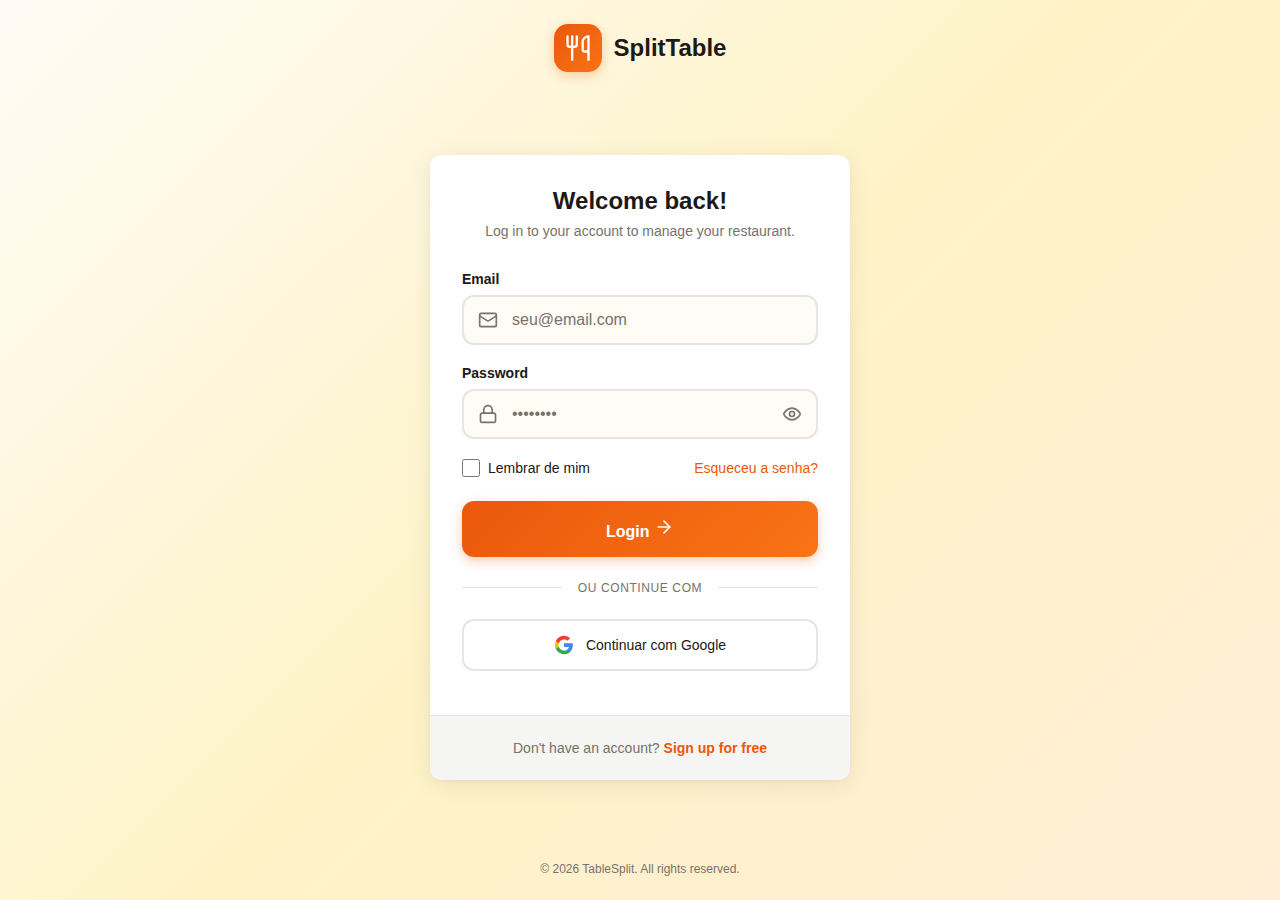
<file: src/main/resources/templates/login.html>
<!DOCTYPE html>
<html lang="pt-BR">
<head>
  <meta charset="UTF-8">
  <meta name="viewport" content="width=device-width, initial-scale=1.0">
  <title th:text="#{app.title}">Entrar - SplitTable</title>
  <style>
    :root {
      --background: #FFFBF5;
      --foreground: #1C1917;
      --card: #FFFFFF;
      --card-foreground: #1C1917;
      --primary: #EA580C;
      --primary-foreground: #FFFFFF;
      --secondary: #FED7AA;
      --secondary-foreground: #9A3412;
      --muted: #F5F5F4;
      --muted-foreground: #78716C;
      --accent: #FFEDD5;
      --border: #E7E5E4;
      --success: #16A34A;
      --error: #DC2626;
      --radius: 12px;
    }

    * {
      margin: 0;
      padding: 0;
      box-sizing: border-box;
    }

    body {
      font-family: 'Inter', -apple-system, BlinkMacSystemFont, 'Segoe UI', Roboto, sans-serif;
      background: linear-gradient(135deg, var(--background) 0%, #FEF3C7 50%, #FFEDD5 100%);
      min-height: 100vh;
      display: flex;
      flex-direction: column;
    }

    /* Header */
    .auth-header {
      padding: 1.5rem;
      text-align: center;
    }

    .logo {
      display: inline-flex;
      align-items: center;
      gap: 0.75rem;
      text-decoration: none;
    }

    .logo-icon {
      width: 48px;
      height: 48px;
      background: linear-gradient(135deg, var(--primary) 0%, #F97316 100%);
      border-radius: 14px;
      display: flex;
      align-items: center;
      justify-content: center;
      box-shadow: 0 4px 12px rgba(234, 88, 12, 0.25);
    }

    .logo-icon svg {
      width: 28px;
      height: 28px;
      color: white;
    }

    .logo-text {
      font-size: 1.5rem;
      font-weight: 700;
      color: var(--foreground);
    }

    /* Main */
    .auth-main {
      flex: 1;
      display: flex;
      align-items: center;
      justify-content: center;
      padding: 1.5rem;
    }

    .auth-container {
      width: 100%;
      max-width: 420px;
      animation: fadeIn 0.5s ease-out;
    }

    @keyframes fadeIn {
      from { opacity: 0; transform: translateY(20px); }
      to { opacity: 1; transform: translateY(0); }
    }

    /* Card */
    .auth-card {
      background: var(--card);
      border-radius: var(--radius);
      box-shadow: 0 4px 24px rgba(0, 0, 0, 0.08), 0 1px 3px rgba(0, 0, 0, 0.04);
      overflow: hidden;
    }

    .auth-card-header {
      padding: 2rem 2rem 0;
      text-align: center;
    }

    .auth-card-header h1 {
      font-size: 1.5rem;
      font-weight: 700;
      color: var(--foreground);
      margin-bottom: 0.5rem;
    }

    .auth-card-header p {
      font-size: 0.875rem;
      color: var(--muted-foreground);
    }

    .auth-card-body {
      padding: 2rem;
    }

    /* Form */
    .form-group {
      margin-bottom: 1.25rem;
    }

    .form-group label {
      display: block;
      font-size: 0.875rem;
      font-weight: 600;
      color: var(--foreground);
      margin-bottom: 0.5rem;
    }

    .input-wrapper {
      position: relative;
    }

    .input-wrapper svg {
      position: absolute;
      left: 1rem;
      top: 50%;
      transform: translateY(-50%);
      width: 20px;
      height: 20px;
      color: var(--muted-foreground);
      pointer-events: none;
    }

    .form-input {
      width: 100%;
      padding: 0.875rem 1rem 0.875rem 3rem;
      font-size: 1rem;
      border: 2px solid var(--border);
      border-radius: var(--radius);
      background: var(--background);
      color: var(--foreground);
      transition: all 0.2s ease;
    }

    .form-input:focus {
      outline: none;
      border-color: var(--primary);
      background: white;
      box-shadow: 0 0 0 4px rgba(234, 88, 12, 0.1);
    }

    .form-input::placeholder {
      color: var(--muted-foreground);
    }

    .password-toggle {
      position: absolute;
      right: 1rem;
      top: 50%;
      transform: translateY(-50%);
      background: none;
      border: none;
      cursor: pointer;
      color: var(--muted-foreground);
      padding: 0;
      display: flex;
      align-items: center;
      justify-content: center;
    }

    .password-toggle:hover {
      color: var(--foreground);
    }

    .password-toggle svg {
      position: static;
      transform: none;
      width: 20px;
      height: 20px;
    }

    /* Error state */
    .form-group.error .form-input {
      border-color: var(--error);
    }

    .form-error {
      font-size: 0.75rem;
      color: var(--error);
      margin-top: 0.5rem;
      display: none;
    }

    .form-group.error .form-error {
      display: block;
    }

    /* Remember & forgot */
    .form-options {
      display: flex;
      align-items: center;
      justify-content: space-between;
      margin-bottom: 1.5rem;
      flex-wrap: wrap;
      gap: 0.5rem;
    }

    .remember-me {
      display: flex;
      align-items: center;
      gap: 0.5rem;
      cursor: pointer;
    }

    .remember-me input {
      width: 18px;
      height: 18px;
      accent-color: var(--primary);
    }

    .remember-me span {
      font-size: 0.875rem;
      color: var(--foreground);
    }

    .forgot-link {
      font-size: 0.875rem;
      color: var(--primary);
      text-decoration: none;
      font-weight: 500;
    }

    .forgot-link:hover {
      text-decoration: underline;
    }

    /* Submit button */
    .submit-btn {
      width: 100%;
      padding: 1rem;
      font-size: 1rem;
      font-weight: 600;
      color: white;
      background: linear-gradient(135deg, var(--primary) 0%, #F97316 100%);
      border: none;
      border-radius: var(--radius);
      cursor: pointer;
      transition: all 0.2s ease;
      display: flex;
      align-items: center;
      justify-content: center;
      gap: 0.5rem;
      box-shadow: 0 4px 12px rgba(234, 88, 12, 0.3);
    }

    .submit-btn:hover {
      transform: translateY(-2px);
      box-shadow: 0 6px 20px rgba(234, 88, 12, 0.4);
    }

    .submit-btn:active {
      transform: translateY(0);
    }

    .submit-btn:disabled {
      opacity: 0.6;
      cursor: not-allowed;
      transform: none;
    }

    .submit-btn svg {
      width: 20px;
      height: 20px;
    }

    /* Loading state */
    .submit-btn.loading .btn-content {
      display: none;
    }

    .submit-btn .spinner {
      display: none;
    }

    .submit-btn.loading .spinner {
      display: block;
      width: 20px;
      height: 20px;
      border: 2px solid rgba(255, 255, 255, 0.3);
      border-top-color: white;
      border-radius: 50%;
      animation: spin 0.8s linear infinite;
    }

    @keyframes spin {
      to { transform: rotate(360deg); }
    }

    /* Divider */
    .divider {
      display: flex;
      align-items: center;
      gap: 1rem;
      margin: 1.5rem 0;
    }

    .divider::before,
    .divider::after {
      content: '';
      flex: 1;
      height: 1px;
      background: var(--border);
    }

    .divider span {
      font-size: 0.75rem;
      color: var(--muted-foreground);
      text-transform: uppercase;
      letter-spacing: 0.05em;
    }

    /* Social login */
    .social-btn {
      width: 100%;
      padding: 0.875rem;
      font-size: 0.875rem;
      font-weight: 500;
      color: var(--foreground);
      background: var(--card);
      border: 2px solid var(--border);
      border-radius: var(--radius);
      cursor: pointer;
      transition: all 0.2s ease;
      display: flex;
      align-items: center;
      justify-content: center;
      gap: 0.75rem;
      margin-bottom: 0.75rem;
    }

    .social-btn:hover {
      background: var(--muted);
      border-color: var(--muted-foreground);
    }

    .social-btn svg {
      width: 20px;
      height: 20px;
    }

    /* Card footer */
    .auth-card-footer {
      padding: 1.5rem 2rem;
      background: var(--muted);
      text-align: center;
      border-top: 1px solid var(--border);
    }

    .auth-card-footer p {
      font-size: 0.875rem;
      color: var(--muted-foreground);
    }

    .auth-card-footer a {
      color: var(--primary);
      font-weight: 600;
      text-decoration: none;
    }

    .auth-card-footer a:hover {
      text-decoration: underline;
    }

    /* Alert message */
    .alert {
      padding: 1rem;
      border-radius: var(--radius);
      margin-bottom: 1.25rem;
      display: flex;
      align-items: flex-start;
      gap: 0.75rem;
      font-size: 0.875rem;
    }

    .alert svg {
      width: 20px;
      height: 20px;
      flex-shrink: 0;
    }

    .alert.error {
      background: #FEE2E2;
      color: var(--error);
    }

    .alert.success {
      background: #DCFCE7;
      color: var(--success);
    }

    .alert.hidden {
      display: none;
    }

    /* Footer */
    .auth-footer {
      padding: 1.5rem;
      text-align: center;
    }

    .auth-footer p {
      font-size: 0.75rem;
      color: var(--muted-foreground);
    }

    .auth-footer a {
      color: var(--primary);
      text-decoration: none;
    }

    /* Responsive */
    @media (max-width: 480px) {
      .auth-card-header {
        padding: 1.5rem 1.5rem 0;
      }
      
      .auth-card-body {
        padding: 1.5rem;
      }
      
      .auth-card-footer {
        padding: 1.25rem 1.5rem;
      }
    }
  </style>
</head>
<body>
  <!-- Header -->
  <header class="auth-header">
    <a href="/" class="logo">
      <div class="logo-icon">
        <svg xmlns="http://www.w3.org/2000/svg" viewBox="0 0 24 24" fill="none" stroke="currentColor" stroke-width="2" stroke-linecap="round" stroke-linejoin="round">
          <path d="M3 2v7c0 1.1.9 2 2 2h4a2 2 0 0 0 2-2V2"/>
          <path d="M7 2v20"/>
          <path d="M21 15V2a5 5 0 0 0-5 5v6c0 1.1.9 2 2 2h3Zm0 0v7"/>
        </svg>
      </div>
      <span class="logo-text" th:text="#{app.name}">SplitTable</span>
    </a>
  </header>

  <!-- Main -->
  <main class="auth-main">
    <div class="auth-container">
      <div class="auth-card">
        <div class="auth-card-header">
          <h1 th:text="#{page.login.welcome}">Welcome back!</h1>
          <p th:text="#{page.login.welcome.hint}">Log in to your account to manage your restaurant.</p>
        </div>

        <div class="auth-card-body">
          <!-- Alert -->
          <div class="alert error hidden" id="errorAlert">
            <svg xmlns="http://www.w3.org/2000/svg" viewBox="0 0 24 24" fill="none" stroke="currentColor" stroke-width="2" stroke-linecap="round" stroke-linejoin="round">
              <circle cx="12" cy="12" r="10"/>
              <path d="m15 9-6 6"/>
              <path d="m9 9 6 6"/>
            </svg>
            <span id="errorMessage">Email ou senha incorretos.</span>
          </div>

          <form th:action="@{/login}" method="post">
            <div class="form-group" id="emailGroup">
              <label for="email">Email</label>
              <div class="input-wrapper">
                <svg xmlns="http://www.w3.org/2000/svg" viewBox="0 0 24 24" fill="none" stroke="currentColor" stroke-width="2" stroke-linecap="round" stroke-linejoin="round">
                  <rect width="20" height="16" x="2" y="4" rx="2"/>
                  <path d="m22 7-8.97 5.7a1.94 1.94 0 0 1-2.06 0L2 7"/>
                </svg>
                <input 
                  type="email" 
                  id="email"
                  name="username"
                  class="form-input" 
                  placeholder="seu@email.com"
                  autocomplete="email"
                  required
                >
              </div>
              <p class="form-error">Por favor, insira um email válido</p>
            </div>

            <div class="form-group" id="passwordGroup">
              <label for="password" th:text="#{page.login.password}">Password</label>
              <div class="input-wrapper">
                <svg xmlns="http://www.w3.org/2000/svg" viewBox="0 0 24 24" fill="none" stroke="currentColor" stroke-width="2" stroke-linecap="round" stroke-linejoin="round">
                  <rect width="18" height="11" x="3" y="11" rx="2" ry="2"/>
                  <path d="M7 11V7a5 5 0 0 1 10 0v4"/>
                </svg>
                <input 
                  type="password" 
                  id="password"
                  name="password"
                  class="form-input" 
                  placeholder="••••••••"
                  autocomplete="current-password"
                  required
                >
                <button type="button" class="password-toggle" onclick="togglePassword()">
                  <svg id="eyeIcon" xmlns="http://www.w3.org/2000/svg" viewBox="0 0 24 24" fill="none" stroke="currentColor" stroke-width="2" stroke-linecap="round" stroke-linejoin="round">
                    <path d="M2 12s3-7 10-7 10 7 10 7-3 7-10 7-10-7-10-7Z"/>
                    <circle cx="12" cy="12" r="3"/>
                  </svg>
                </button>
              </div>
              <p class="form-error">A senha é obrigatória</p>
            </div>

            <div class="form-options" th:if="${false}">
              <label class="remember-me">
                <input type="checkbox" id="remember">
                <span>Lembrar de mim</span>
              </label>
              <a href="/forgot-password" class="forgot-link">Esqueceu a senha?</a>
            </div>

            <button type="submit" class="submit-btn" id="submitBtn">
              <div class="btn-content">
                <span th:text="#{page.login.button.login}">Login</span>
                <svg xmlns="http://www.w3.org/2000/svg" viewBox="0 0 24 24" fill="none" stroke="currentColor" stroke-width="2" stroke-linecap="round" stroke-linejoin="round">
                  <path d="M5 12h14"/>
                  <path d="m12 5 7 7-7 7"/>
                </svg>
              </div>
              <div class="spinner"></div>
            </button>
          </form>

          <div class="divider" th:if="${false}">
            <span>ou continue com</span>
          </div>

          <button class="social-btn" onclick="loginWithGoogle()" th:if="${false}">
            <svg viewBox="0 0 24 24" xmlns="http://www.w3.org/2000/svg">
              <path d="M22.56 12.25c0-.78-.07-1.53-.2-2.25H12v4.26h5.92c-.26 1.37-1.04 2.53-2.21 3.31v2.77h3.57c2.08-1.92 3.28-4.74 3.28-8.09z" fill="#4285F4"/>
              <path d="M12 23c2.97 0 5.46-.98 7.28-2.66l-3.57-2.77c-.98.66-2.23 1.06-3.71 1.06-2.86 0-5.29-1.93-6.16-4.53H2.18v2.84C3.99 20.53 7.7 23 12 23z" fill="#34A853"/>
              <path d="M5.84 14.09c-.22-.66-.35-1.36-.35-2.09s.13-1.43.35-2.09V7.07H2.18C1.43 8.55 1 10.22 1 12s.43 3.45 1.18 4.93l2.85-2.22.81-.62z" fill="#FBBC05"/>
              <path d="M12 5.38c1.62 0 3.06.56 4.21 1.64l3.15-3.15C17.45 2.09 14.97 1 12 1 7.7 1 3.99 3.47 2.18 7.07l3.66 2.84c.87-2.6 3.3-4.53 6.16-4.53z" fill="#EA4335"/>
            </svg>
            Continuar com Google
          </button>
        </div>

        <div class="auth-card-footer">
          <p><span th:text="#{page.login.label.without.account}">Don't have an account?</span> <a href="/register" th:text="#{page.login.label.register}">Sign up for free</a></p>
        </div>
      </div>
    </div>
  </main>

  <!-- Footer -->
  <footer class="auth-footer">
    <p th:text="#{app.footer}">&copy; 2026 TableSplit. All rights reserved.</p>
  </footer>

  <script>
    function togglePassword() {
      const passwordInput = document.getElementById('password');
      const eyeIcon = document.getElementById('eyeIcon');
      
      if (passwordInput.type === 'password') {
        passwordInput.type = 'text';
        eyeIcon.innerHTML = `
          <path d="M9.88 9.88a3 3 0 1 0 4.24 4.24"/>
          <path d="M10.73 5.08A10.43 10.43 0 0 1 12 5c7 0 10 7 10 7a13.16 13.16 0 0 1-1.67 2.68"/>
          <path d="M6.61 6.61A13.526 13.526 0 0 0 2 12s3 7 10 7a9.74 9.74 0 0 0 5.39-1.61"/>
          <line x1="2" x2="22" y1="2" y2="22"/>
        `;
      } else {
        passwordInput.type = 'password';
        eyeIcon.innerHTML = `
          <path d="M2 12s3-7 10-7 10 7 10 7-3 7-10 7-10-7-10-7Z"/>
          <circle cx="12" cy="12" r="3"/>
        `;
      }
    }
/*
    function handleLogin(event) {
      event.preventDefault();
      
      const email = document.getElementById('email').value.trim();
      const password = document.getElementById('password').value;
      
      // Reset errors
      document.getElementById('emailGroup').classList.remove('error');
      document.getElementById('passwordGroup').classList.remove('error');
      document.getElementById('errorAlert').classList.add('hidden');
      
      // Validate
      let hasError = false;
      
      if (!email || !email.includes('@')) {
        document.getElementById('emailGroup').classList.add('error');
        hasError = true;
      }
      
      if (!password) {
        document.getElementById('passwordGroup').classList.add('error');
        hasError = true;
      }
      
      if (hasError) return;
      
      // Show loading
      const btn = document.getElementById('submitBtn');
      btn.classList.add('loading');
      btn.disabled = true;
      
      // Simulate API call
      setTimeout(() => {
        // Simulate success/error
        const success = email === 'demo@mesafacil.com' && password === 'demo123';
        
        btn.classList.remove('loading');
        btn.disabled = false;
        
        if (success) {
          // Redirect to dashboard
          window.location.href = 'dashboard.html';
        } else {
          document.getElementById('errorMessage').textContent = 'Email ou senha incorretos.';
          document.getElementById('errorAlert').classList.remove('hidden');
        }
      }, 1500);
    }

    function loginWithGoogle() {
      // In real implementation, redirect to OAuth
      alert('Redirecionando para login com Google...');
    }*/
  </script>
</body>
</html>
</file>
